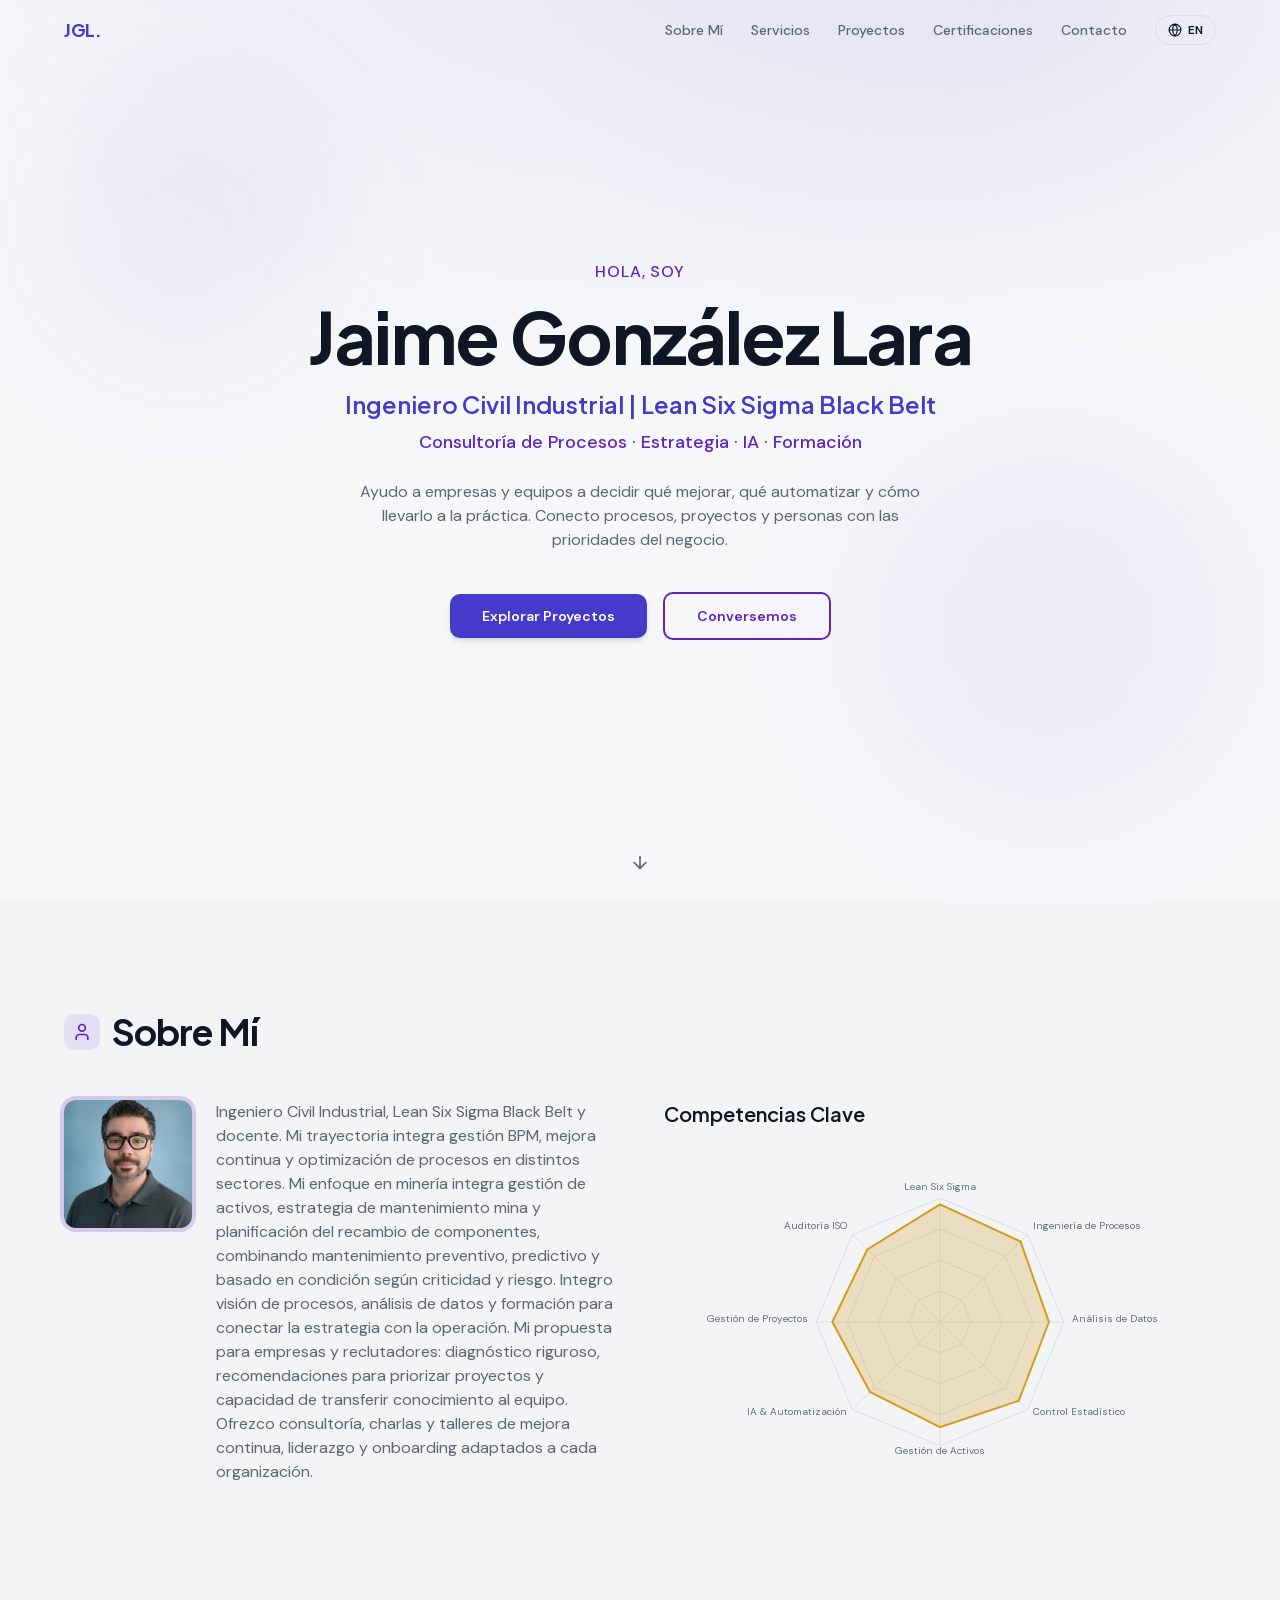
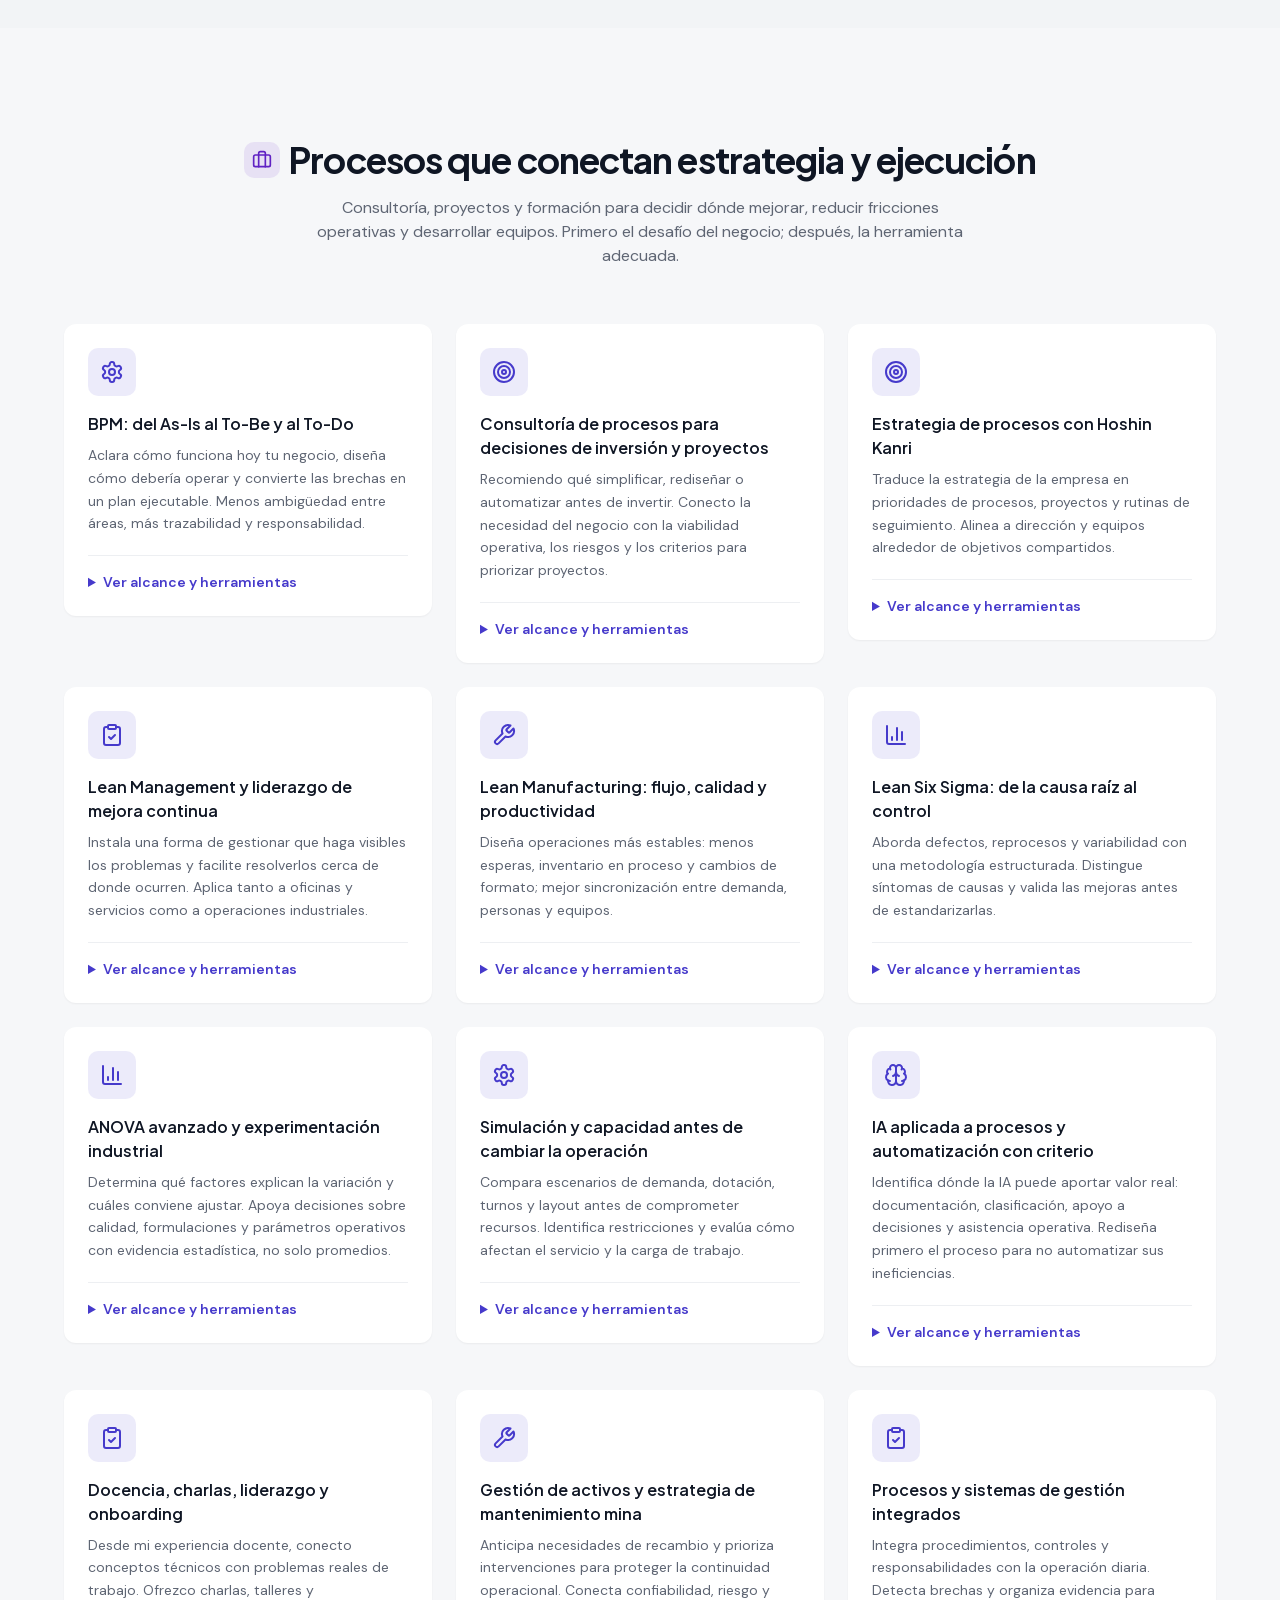
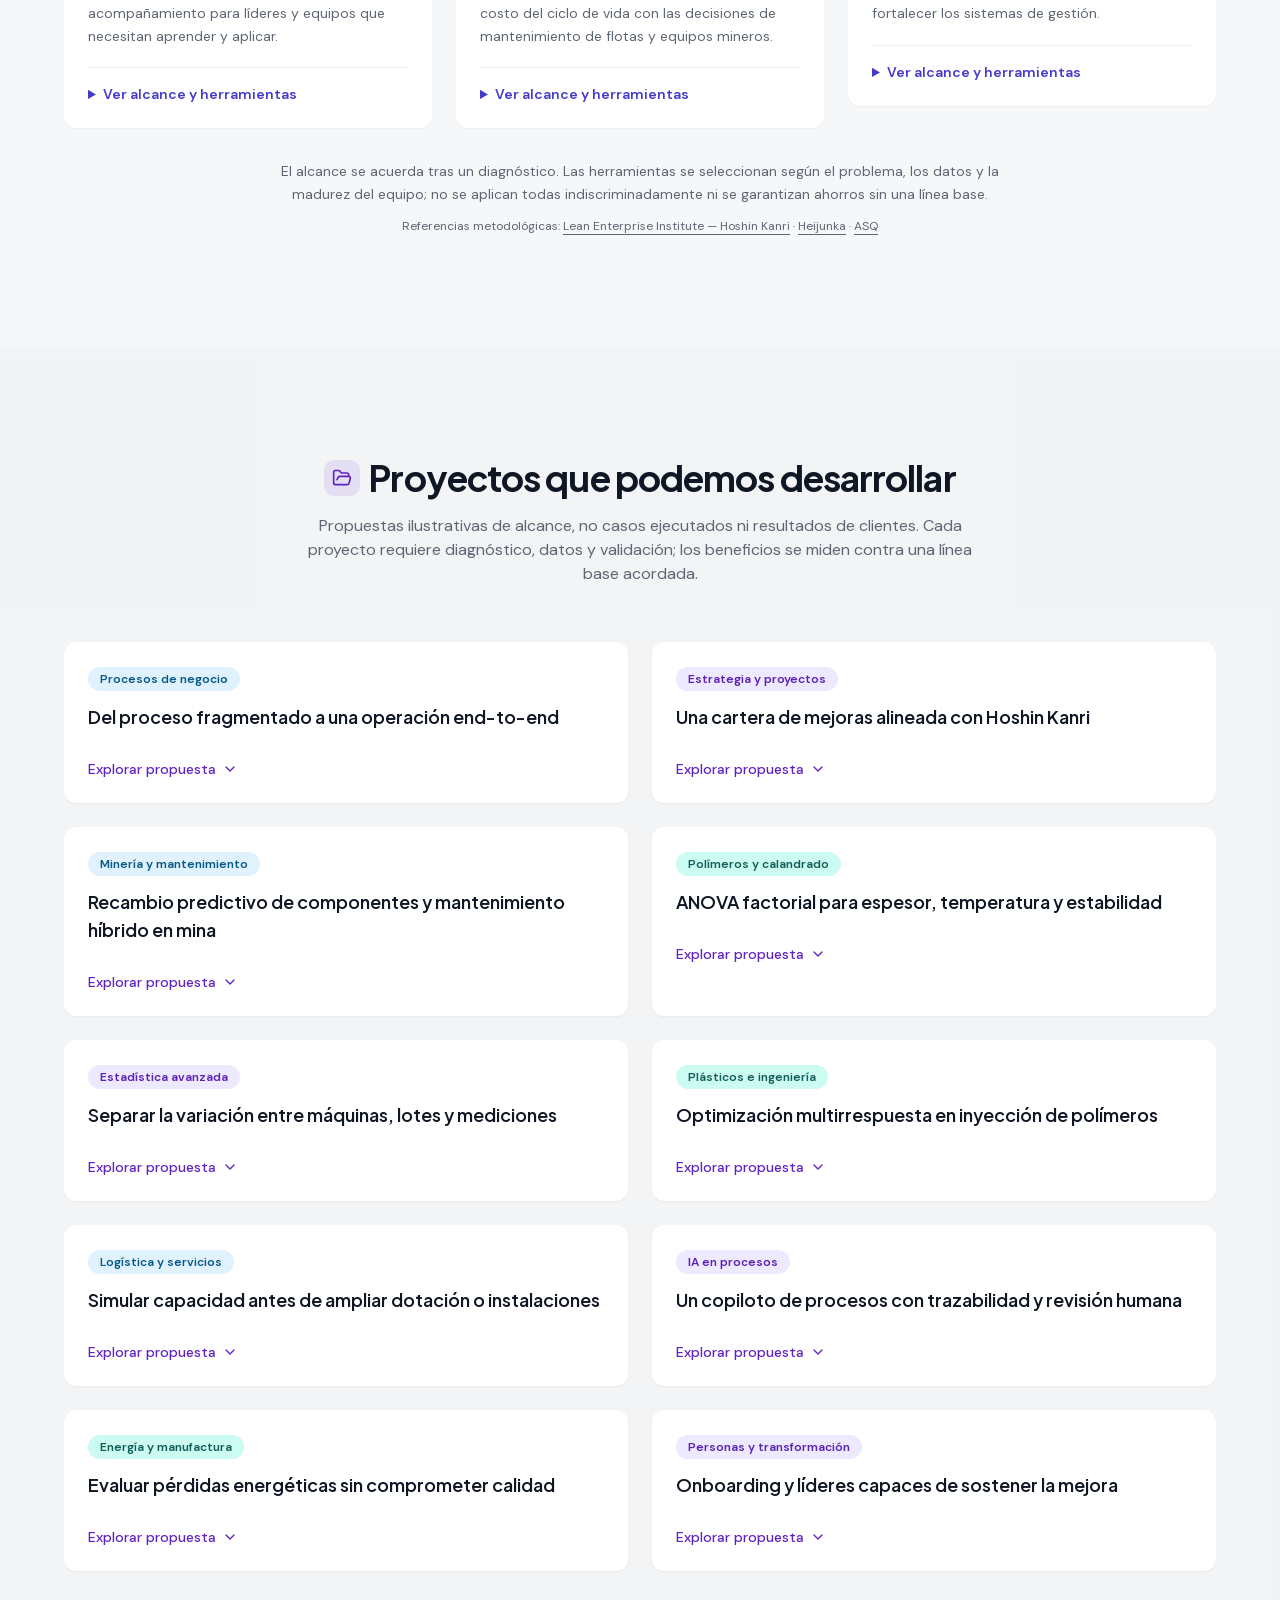
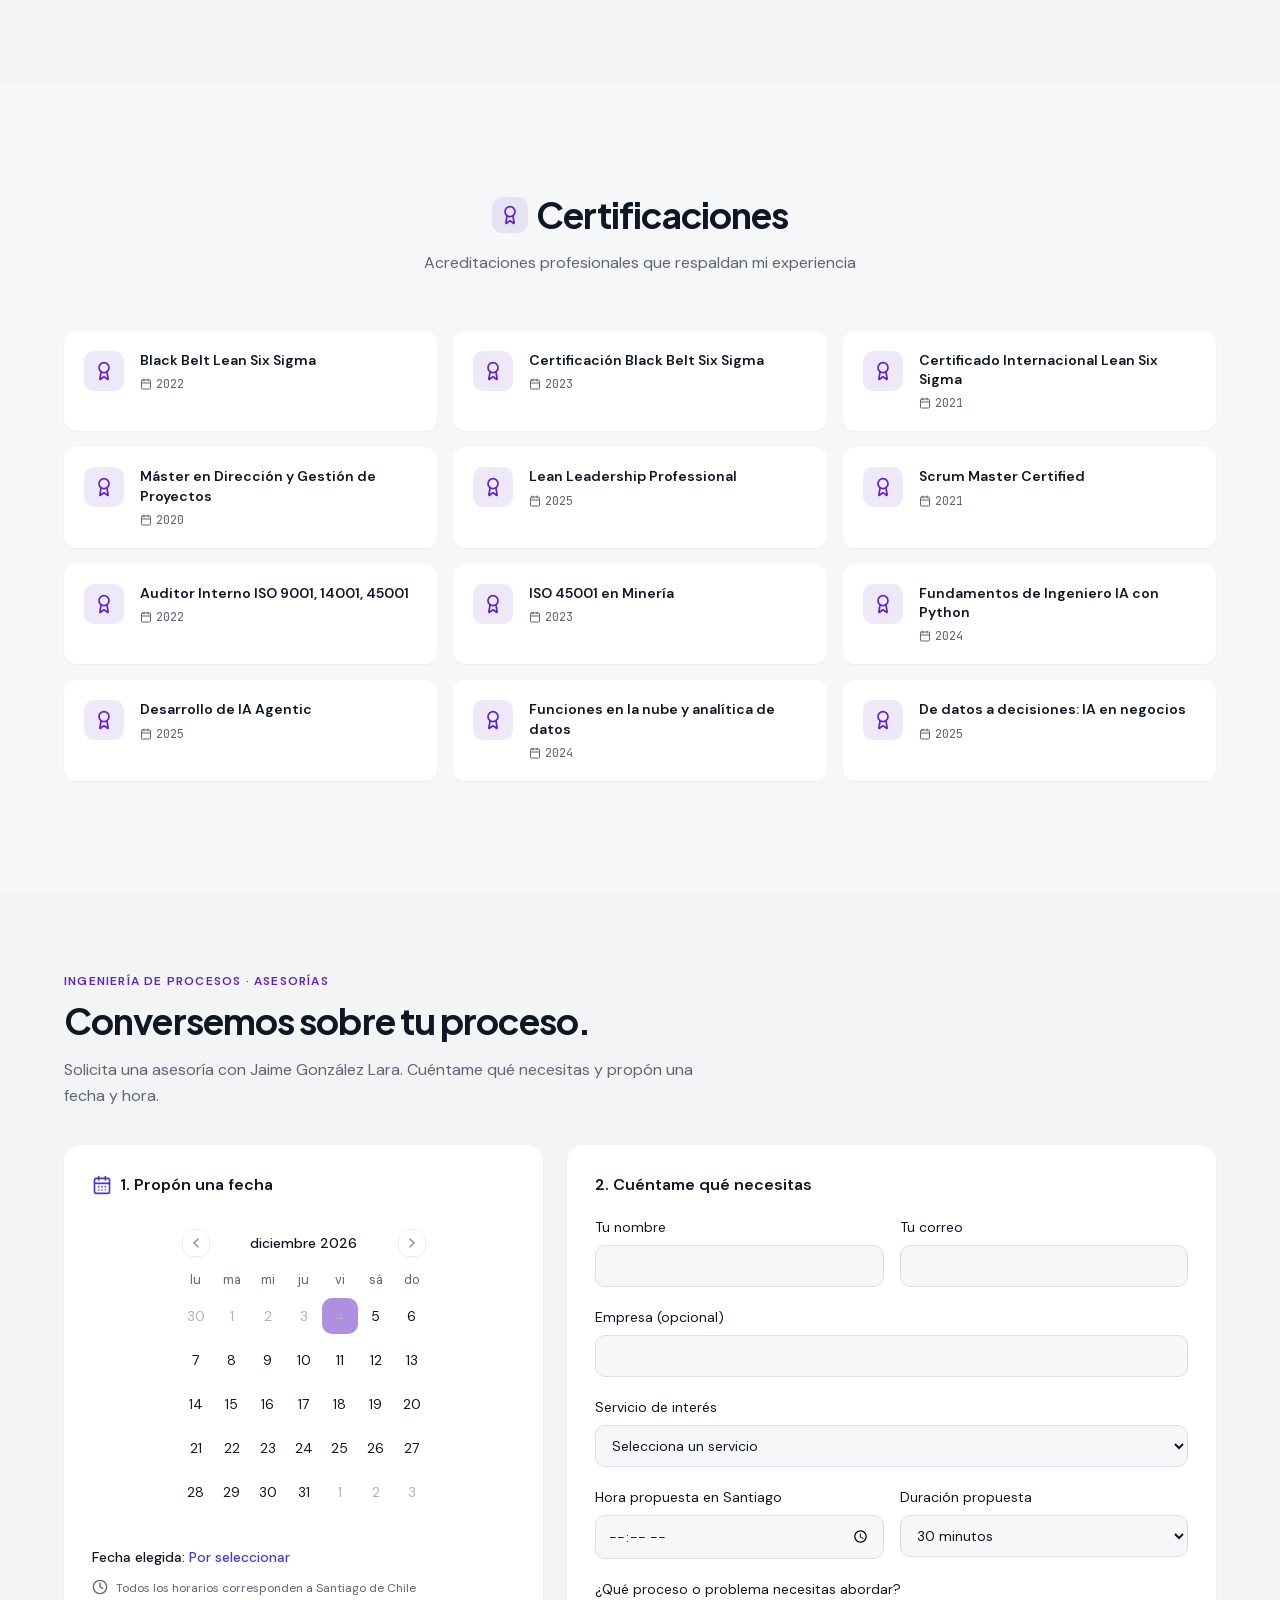
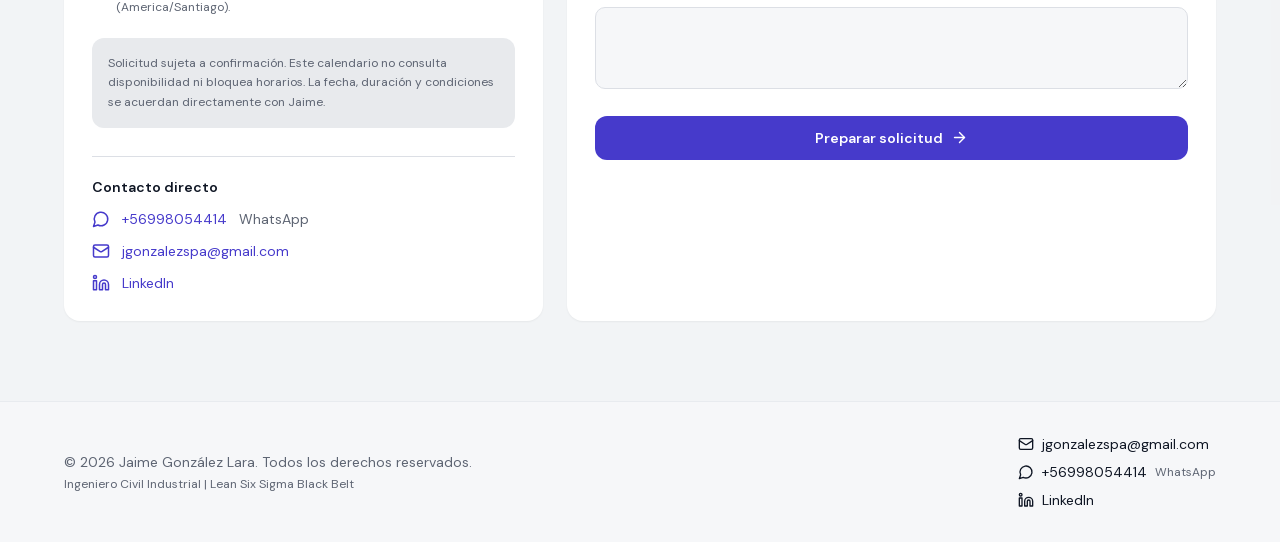
<file: index.html>
<!DOCTYPE html><html lang="es"><head><meta charSet="utf-8"/><meta name="viewport" content="width=device-width, initial-scale=1"/><link rel="preload" href="/_next/static/media/5c285b27cdda1fe8-s.p.2_mbdogr7ni8i.woff2" as="font" crossorigin="" type="font/woff2"/><link rel="preload" href="/_next/static/media/70bc3e132a0a741e-s.p.3t6q91iet4nsy.woff2" as="font" crossorigin="" type="font/woff2"/><link rel="preload" href="/_next/static/media/fba5a26ea33df6a3-s.p.18rizl4rsrl42.woff2" as="font" crossorigin="" type="font/woff2"/><link rel="preload" as="image" href="/profile-photo.jpg"/><link rel="stylesheet" href="/_next/static/chunks/054t4_5n-4out.css" data-precedence="next"/><link rel="preload" as="script" fetchPriority="low" href="/_next/static/chunks/0_kivn02a40zg.js"/><script src="/_next/static/chunks/3mg5h3c39_cg0.js" async=""></script><script src="/_next/static/chunks/2_z8muholpymr.js" async=""></script><script src="/_next/static/chunks/turbopack-3-ry682tkyiqk.js" async=""></script><script src="/_next/static/chunks/0zvd33rtxyday.js" async=""></script><script src="/_next/static/chunks/09x62bib33zek.js" async=""></script><script src="/_next/static/chunks/0nxmw3au7ki2d.js" async=""></script><meta name="theme-color" content="#4338ca"/><title>Jaime González Lara | Ingeniero Civil Industrial &amp; Lean Six Sigma Black Belt</title><meta name="description" content="Portafolio profesional de Jaime González Lara. Ingeniero Civil Industrial, Lean Six Sigma Black Belt, especializado en mejora continua, optimización de procesos y excelencia operacional."/><link rel="manifest" href="/manifest.webmanifest"/><meta name="mobile-web-app-capable" content="yes"/><meta name="apple-mobile-web-app-title" content="JGL Portfolio"/><meta name="apple-mobile-web-app-status-bar-style" content="default"/><meta property="og:title" content="Jaime González Lara | Industrial Engineer &amp; Lean Six Sigma Black Belt"/><meta property="og:description" content="Professional portfolio showcasing process engineering, continuous improvement, and operational excellence."/><meta property="og:image" content="https://jaimegonzalezlara.github.io/og-image-ai.png"/><meta property="og:image:width" content="1200"/><meta property="og:image:height" content="630"/><meta name="twitter:card" content="summary_large_image"/><meta name="twitter:title" content="Jaime González Lara | Industrial Engineer &amp; Lean Six Sigma Black Belt"/><meta name="twitter:description" content="Professional portfolio showcasing process engineering, continuous improvement, and operational excellence."/><meta name="twitter:image" content="https://jaimegonzalezlara.github.io/og-image-ai.png"/><meta name="twitter:image:width" content="1200"/><meta name="twitter:image:height" content="630"/><link rel="shortcut icon" href="/favicon-ai.svg"/><link rel="icon" href="/favicon-ai.svg"/><link rel="apple-touch-icon" href="/icon-ai-192.png"/><meta name="next-size-adjust" content=""/><script src="https://apps.abacus.ai/chatllm/appllm-lib.js"></script><script src="/_next/static/chunks/0cz1d0mv5g_q7.js" noModule=""></script></head><body class="Edek3G_variable zfJaSa_variable D88TVW_variable font-sans"><div hidden=""><!--$--><!--/$--></div><script>((a,b,c,d,e,f,g,h)=>{let i=document.documentElement,j=["light","dark"],k="class"===a,l=k&&f?e.map(a=>f[a]||a):e;function m(b){var c;k?(i.classList.remove(...l),i.classList.add(b)):i.setAttribute(a,b),c=b,h&&j.includes(c)&&(i.style.colorScheme=c)}if(d)m(d);else try{let a=localStorage.getItem(b)||c,d=g&&"system"===a?window.matchMedia("(prefers-color-scheme: dark)").matches?"dark":"light":a;m(d)}catch(a){}})("class","theme","light",null,["light","dark"],null,true,true)</script><main class="min-h-screen"><header class="fixed top-0 left-0 right-0 z-50 transition-all duration-300 bg-transparent"><nav class="mx-auto max-w-[1200px] flex items-center justify-between px-4 sm:px-6 py-3"><a href="#" class="font-display font-bold text-lg tracking-tight"><span class="text-primary">JGL</span><span class="text-accent">.</span></a><div class="hidden md:flex items-center gap-1"><button class="px-3 py-2 text-sm font-medium text-muted-foreground hover:text-foreground transition-colors rounded-lg hover:bg-muted/60">Sobre Mí</button><button class="px-3 py-2 text-sm font-medium text-muted-foreground hover:text-foreground transition-colors rounded-lg hover:bg-muted/60">Servicios</button><button class="px-3 py-2 text-sm font-medium text-muted-foreground hover:text-foreground transition-colors rounded-lg hover:bg-muted/60">Proyectos</button><button class="px-3 py-2 text-sm font-medium text-muted-foreground hover:text-foreground transition-colors rounded-lg hover:bg-muted/60">Certificaciones</button><button class="px-3 py-2 text-sm font-medium text-muted-foreground hover:text-foreground transition-colors rounded-lg hover:bg-muted/60">Contacto</button><button class="ml-3 flex items-center gap-1.5 px-3 py-1.5 text-xs font-semibold rounded-full border border-border hover:border-accent hover:text-accent transition-colors" aria-label="Toggle language"><svg xmlns="http://www.w3.org/2000/svg" width="24" height="24" viewBox="0 0 24 24" fill="none" stroke="currentColor" stroke-width="2" stroke-linecap="round" stroke-linejoin="round" class="lucide lucide-globe w-3.5 h-3.5"><circle cx="12" cy="12" r="10"></circle><path d="M12 2a14.5 14.5 0 0 0 0 20 14.5 14.5 0 0 0 0-20"></path><path d="M2 12h20"></path></svg>EN</button></div><div class="flex md:hidden items-center gap-2"><button class="flex items-center gap-1 px-2.5 py-1.5 text-xs font-semibold rounded-full border border-border"><svg xmlns="http://www.w3.org/2000/svg" width="24" height="24" viewBox="0 0 24 24" fill="none" stroke="currentColor" stroke-width="2" stroke-linecap="round" stroke-linejoin="round" class="lucide lucide-globe w-3.5 h-3.5"><circle cx="12" cy="12" r="10"></circle><path d="M12 2a14.5 14.5 0 0 0 0 20 14.5 14.5 0 0 0 0-20"></path><path d="M2 12h20"></path></svg>EN</button><button class="p-2"><svg xmlns="http://www.w3.org/2000/svg" width="24" height="24" viewBox="0 0 24 24" fill="none" stroke="currentColor" stroke-width="2" stroke-linecap="round" stroke-linejoin="round" class="lucide lucide-menu w-5 h-5"><line x1="4" x2="20" y1="12" y2="12"></line><line x1="4" x2="20" y1="6" y2="6"></line><line x1="4" x2="20" y1="18" y2="18"></line></svg></button></div></nav></header><section class="relative min-h-screen flex items-center justify-center hero-gradient overflow-hidden"><div class="absolute inset-0 pointer-events-none"><div class="absolute top-20 left-10 w-72 h-72 bg-accent/5 rounded-full blur-3xl"></div><div class="absolute bottom-20 right-10 w-96 h-96 bg-primary/5 rounded-full blur-3xl"></div></div><div class="relative z-10 mx-auto max-w-[1200px] px-4 sm:px-6 py-20 text-center"><p class="text-sm sm:text-base font-medium text-accent tracking-wider uppercase mb-4" style="opacity:0;transform:translateY(20px)">Hola, soy</p><h1 class="font-display text-4xl sm:text-5xl md:text-6xl lg:text-7xl font-bold tracking-tight mb-4" style="opacity:0;transform:translateY(20px)">Jaime González Lara</h1><p class="text-lg sm:text-xl md:text-2xl font-display font-semibold text-primary dark:text-primary mb-2" style="opacity:0;transform:translateY(20px)">Ingeniero Civil Industrial | Lean Six Sigma Black Belt</p><p class="text-base sm:text-lg text-accent font-medium mb-6" style="opacity:0;transform:translateY(20px)">Consultoría de Procesos · Estrategia · IA · Formación</p><p class="text-muted-foreground max-w-xl mx-auto mb-10 text-sm sm:text-base" style="opacity:0;transform:translateY(20px)">Ayudo a empresas y equipos a decidir qué mejorar, qué automatizar y cómo llevarlo a la práctica. Conecto procesos, proyectos y personas con las prioridades del negocio.</p><div class="flex flex-col sm:flex-row items-center justify-center gap-4" style="opacity:0;transform:translateY(20px)"><button class="px-8 py-3 rounded-lg font-semibold text-sm bg-primary text-primary-foreground hover:opacity-90 transition-opacity shadow-md">Explorar Proyectos</button><button class="px-8 py-3 rounded-lg font-semibold text-sm border-2 border-accent text-accent hover:bg-accent hover:text-accent-foreground transition-colors">Conversemos</button></div></div><div class="absolute bottom-8 left-1/2 -translate-x-1/2" style="opacity:0"><div><svg xmlns="http://www.w3.org/2000/svg" width="24" height="24" viewBox="0 0 24 24" fill="none" stroke="currentColor" stroke-width="2" stroke-linecap="round" stroke-linejoin="round" class="lucide lucide-arrow-down w-5 h-5 text-muted-foreground"><path d="M12 5v14"></path><path d="m19 12-7 7-7-7"></path></svg></div></div></section><section id="about" class="py-20 sm:py-28 bg-muted/30"><div class="mx-auto max-w-[1200px] px-4 sm:px-6"><div class="flex items-center gap-3 mb-12" style="opacity:0;transform:translateY(30px)"><div class="p-2 rounded-lg bg-accent/10"><svg xmlns="http://www.w3.org/2000/svg" width="24" height="24" viewBox="0 0 24 24" fill="none" stroke="currentColor" stroke-width="2" stroke-linecap="round" stroke-linejoin="round" class="lucide lucide-user w-5 h-5 text-accent"><path d="M19 21v-2a4 4 0 0 0-4-4H9a4 4 0 0 0-4 4v2"></path><circle cx="12" cy="7" r="4"></circle></svg></div><h2 class="font-display text-3xl sm:text-4xl font-bold tracking-tight">Sobre Mí</h2></div><div class="grid md:grid-cols-2 gap-12 items-start"><div style="opacity:0;transform:translateX(-30px)"><div class="flex flex-col sm:flex-row items-start gap-6 mb-8"><div class="relative w-28 h-28 sm:w-32 sm:h-32 rounded-xl overflow-hidden ring-4 ring-accent/20 flex-shrink-0"><img alt="Jaime González Lara - Ingeniero Civil Industrial" decoding="async" data-nimg="fill" class="object-cover" style="position:absolute;height:100%;width:100%;left:0;top:0;right:0;bottom:0;color:transparent" src="/profile-photo.jpg"/></div><p class="text-muted-foreground leading-relaxed text-sm sm:text-base">Ingeniero Civil Industrial, Lean Six Sigma Black Belt y docente. Mi trayectoria integra gestión BPM, mejora continua y optimización de procesos en distintos sectores. Mi enfoque en minería integra gestión de activos, estrategia de mantenimiento mina y planificación del recambio de componentes, combinando mantenimiento preventivo, predictivo y basado en condición según criticidad y riesgo. Integro visión de procesos, análisis de datos y formación para conectar la estrategia con la operación. Mi propuesta para empresas y reclutadores: diagnóstico riguroso, recomendaciones para priorizar proyectos y capacidad de transferir conocimiento al equipo. Ofrezco consultoría, charlas y talleres de mejora continua, liderazgo y onboarding adaptados a cada organización.</p></div><div class="grid grid-cols-2 gap-4"></div></div><div style="opacity:0;transform:translateX(30px)"><h3 class="font-display text-xl font-semibold mb-6">Competencias Clave</h3><!--$!--><template data-dgst=""></template><div class="h-[340px] flex items-center justify-center text-muted-foreground text-sm">Cargando gráfico...</div><!--/$--></div></div></div></section><section id="services" class="py-20 sm:py-28"><div class="mx-auto max-w-[1200px] px-4 sm:px-6"><div class="text-center mb-14" style="opacity:0;transform:translateY(30px)"><div class="inline-flex items-center gap-2 mb-4"><div class="p-2 rounded-lg bg-accent/10"><svg xmlns="http://www.w3.org/2000/svg" width="24" height="24" viewBox="0 0 24 24" fill="none" stroke="currentColor" stroke-width="2" stroke-linecap="round" stroke-linejoin="round" class="lucide lucide-briefcase w-5 h-5 text-accent"><path d="M16 20V4a2 2 0 0 0-2-2h-4a2 2 0 0 0-2 2v16"></path><rect width="20" height="14" x="2" y="6" rx="2"></rect></svg></div><h2 class="font-display text-3xl sm:text-4xl font-bold tracking-tight">Procesos que conectan estrategia y ejecución</h2></div><p class="text-muted-foreground max-w-2xl mx-auto">Consultoría, proyectos y formación para decidir dónde mejorar, reducir fricciones operativas y desarrollar equipos. Primero el desafío del negocio; después, la herramienta adecuada.</p></div><div class="grid sm:grid-cols-2 lg:grid-cols-3 gap-6 items-start"><div class="group bg-card rounded-xl p-6 hover:shadow-lg transition-all duration-300 hover:-translate-y-1 cursor-default" style="box-shadow:var(--shadow-sm);opacity:0;transform:translateY(30px)"><div class="p-3 rounded-lg bg-primary/10 w-fit mb-4 group-hover:bg-accent/15 transition-colors"><svg xmlns="http://www.w3.org/2000/svg" width="24" height="24" viewBox="0 0 24 24" fill="none" stroke="currentColor" stroke-width="2" stroke-linecap="round" stroke-linejoin="round" class="lucide lucide-settings w-6 h-6 text-primary group-hover:text-accent transition-colors"><path d="M12.22 2h-.44a2 2 0 0 0-2 2v.18a2 2 0 0 1-1 1.73l-.43.25a2 2 0 0 1-2 0l-.15-.08a2 2 0 0 0-2.73.73l-.22.38a2 2 0 0 0 .73 2.73l.15.1a2 2 0 0 1 1 1.72v.51a2 2 0 0 1-1 1.74l-.15.09a2 2 0 0 0-.73 2.73l.22.38a2 2 0 0 0 2.73.73l.15-.08a2 2 0 0 1 2 0l.43.25a2 2 0 0 1 1 1.73V20a2 2 0 0 0 2 2h.44a2 2 0 0 0 2-2v-.18a2 2 0 0 1 1-1.73l.43-.25a2 2 0 0 1 2 0l.15.08a2 2 0 0 0 2.73-.73l.22-.39a2 2 0 0 0-.73-2.73l-.15-.08a2 2 0 0 1-1-1.74v-.5a2 2 0 0 1 1-1.74l.15-.09a2 2 0 0 0 .73-2.73l-.22-.38a2 2 0 0 0-2.73-.73l-.15.08a2 2 0 0 1-2 0l-.43-.25a2 2 0 0 1-1-1.73V4a2 2 0 0 0-2-2z"></path><circle cx="12" cy="12" r="3"></circle></svg></div><h3 class="font-display font-semibold text-base mb-2">BPM: del As-Is al To-Be y al To-Do</h3><p class="text-sm text-muted-foreground leading-relaxed">Aclara cómo funciona hoy tu negocio, diseña cómo debería operar y convierte las brechas en un plan ejecutable. Menos ambigüedad entre áreas, más trazabilidad y responsabilidad.</p><details class="mt-5 border-t border-border/50 pt-4"><summary class="cursor-pointer rounded text-sm font-semibold text-primary focus-visible:outline-none focus-visible:ring-2 focus-visible:ring-ring focus-visible:ring-offset-2">Ver alcance y herramientas</summary><div class="pt-4 space-y-4 text-sm leading-relaxed"><div><h4 class="font-semibold mb-1">Qué recibe tu organización</h4><p class="text-muted-foreground">Mapa de procesos, diagramas As-Is y To-Be, catálogo de reglas de negocio y To-Do: plan de acciones, responsables, dependencias y prioridades para implementar el cambio.</p></div><div><h4 class="font-semibold mb-1">Metodologías y herramientas</h4><p class="text-muted-foreground break-words">Arquitectura y jerarquía de procesos; entrevistas y talleres; SIPOC; BPMN; swimlanes; caracterización de procesos; Business Process Design; análisis de brechas; RACI; procedimientos y SOP; reglas de negocio, tablas de decisión y DMN; controles, excepciones, handoffs, KPI y SLA. To-Do se utiliza aquí como plan de implementación, no como una notación BPM.</p></div><a href="#contact" class="inline-flex font-semibold text-primary underline underline-offset-4 focus-visible:outline-none focus-visible:ring-2 focus-visible:ring-ring">Conversar sobre este servicio</a></div></details></div><div class="group bg-card rounded-xl p-6 hover:shadow-lg transition-all duration-300 hover:-translate-y-1 cursor-default" style="box-shadow:var(--shadow-sm);opacity:0;transform:translateY(30px)"><div class="p-3 rounded-lg bg-primary/10 w-fit mb-4 group-hover:bg-accent/15 transition-colors"><svg xmlns="http://www.w3.org/2000/svg" width="24" height="24" viewBox="0 0 24 24" fill="none" stroke="currentColor" stroke-width="2" stroke-linecap="round" stroke-linejoin="round" class="lucide lucide-target w-6 h-6 text-primary group-hover:text-accent transition-colors"><circle cx="12" cy="12" r="10"></circle><circle cx="12" cy="12" r="6"></circle><circle cx="12" cy="12" r="2"></circle></svg></div><h3 class="font-display font-semibold text-base mb-2">Consultoría de procesos para decisiones de inversión y proyectos</h3><p class="text-sm text-muted-foreground leading-relaxed">Recomiendo qué simplificar, rediseñar o automatizar antes de invertir. Conecto la necesidad del negocio con la viabilidad operativa, los riesgos y los criterios para priorizar proyectos.</p><details class="mt-5 border-t border-border/50 pt-4"><summary class="cursor-pointer rounded text-sm font-semibold text-primary focus-visible:outline-none focus-visible:ring-2 focus-visible:ring-ring focus-visible:ring-offset-2">Ver alcance y herramientas</summary><div class="pt-4 space-y-4 text-sm leading-relaxed"><div><h4 class="font-semibold mb-1">Qué recibe tu organización</h4><p class="text-muted-foreground">Diagnóstico ejecutivo, alternativas comparadas, caso de negocio y hoja de ruta de iniciativas con criterios de aceptación y seguimiento de beneficios.</p></div><div><h4 class="font-semibold mb-1">Metodologías y herramientas</h4><p class="text-muted-foreground break-words">Business case; matriz impacto–esfuerzo y priorización multicriterio; costo de mala calidad (COPQ); capacidad y demanda; evaluación de costo–beneficio, ROI, VAN y payback cuando existan datos; análisis de sensibilidad y escenarios; riesgos y dependencias; charter; hitos de decisión; diseño del modelo operativo y gestión de beneficios. Las proyecciones se distinguen de los resultados realizados.</p></div><a href="#contact" class="inline-flex font-semibold text-primary underline underline-offset-4 focus-visible:outline-none focus-visible:ring-2 focus-visible:ring-ring">Conversar sobre este servicio</a></div></details></div><div class="group bg-card rounded-xl p-6 hover:shadow-lg transition-all duration-300 hover:-translate-y-1 cursor-default" style="box-shadow:var(--shadow-sm);opacity:0;transform:translateY(30px)"><div class="p-3 rounded-lg bg-primary/10 w-fit mb-4 group-hover:bg-accent/15 transition-colors"><svg xmlns="http://www.w3.org/2000/svg" width="24" height="24" viewBox="0 0 24 24" fill="none" stroke="currentColor" stroke-width="2" stroke-linecap="round" stroke-linejoin="round" class="lucide lucide-target w-6 h-6 text-primary group-hover:text-accent transition-colors"><circle cx="12" cy="12" r="10"></circle><circle cx="12" cy="12" r="6"></circle><circle cx="12" cy="12" r="2"></circle></svg></div><h3 class="font-display font-semibold text-base mb-2">Estrategia de procesos con Hoshin Kanri</h3><p class="text-sm text-muted-foreground leading-relaxed">Traduce la estrategia de la empresa en prioridades de procesos, proyectos y rutinas de seguimiento. Alinea a dirección y equipos alrededor de objetivos compartidos.</p><details class="mt-5 border-t border-border/50 pt-4"><summary class="cursor-pointer rounded text-sm font-semibold text-primary focus-visible:outline-none focus-visible:ring-2 focus-visible:ring-ring focus-visible:ring-offset-2">Ver alcance y herramientas</summary><div class="pt-4 space-y-4 text-sm leading-relaxed"><div><h4 class="font-semibold mb-1">Qué recibe tu organización</h4><p class="text-muted-foreground">Diagnóstico estratégico de procesos, matriz X, cartera priorizada de mejoras, responsables y una cadencia de revisión de avances y desvíos.</p></div><div><h4 class="font-semibold mb-1">Metodologías y herramientas</h4><p class="text-muted-foreground break-words">Hoshin Kanri; objetivos de ruptura y anuales; matriz X; catchball para acordar objetivos y recursos; A3 estratégico; despliegue de KPI; alineación vertical y transversal; PDCA; revisión de prioridades y desarrollo de capacidades.</p></div><a href="#contact" class="inline-flex font-semibold text-primary underline underline-offset-4 focus-visible:outline-none focus-visible:ring-2 focus-visible:ring-ring">Conversar sobre este servicio</a></div></details></div><div class="group bg-card rounded-xl p-6 hover:shadow-lg transition-all duration-300 hover:-translate-y-1 cursor-default" style="box-shadow:var(--shadow-sm);opacity:0;transform:translateY(30px)"><div class="p-3 rounded-lg bg-primary/10 w-fit mb-4 group-hover:bg-accent/15 transition-colors"><svg xmlns="http://www.w3.org/2000/svg" width="24" height="24" viewBox="0 0 24 24" fill="none" stroke="currentColor" stroke-width="2" stroke-linecap="round" stroke-linejoin="round" class="lucide lucide-clipboard-check w-6 h-6 text-primary group-hover:text-accent transition-colors"><rect width="8" height="4" x="8" y="2" rx="1" ry="1"></rect><path d="M16 4h2a2 2 0 0 1 2 2v14a2 2 0 0 1-2 2H6a2 2 0 0 1-2-2V6a2 2 0 0 1 2-2h2"></path><path d="m9 14 2 2 4-4"></path></svg></div><h3 class="font-display font-semibold text-base mb-2">Lean Management y liderazgo de mejora continua</h3><p class="text-sm text-muted-foreground leading-relaxed">Instala una forma de gestionar que haga visibles los problemas y facilite resolverlos cerca de donde ocurren. Aplica tanto a oficinas y servicios como a operaciones industriales.</p><details class="mt-5 border-t border-border/50 pt-4"><summary class="cursor-pointer rounded text-sm font-semibold text-primary focus-visible:outline-none focus-visible:ring-2 focus-visible:ring-ring focus-visible:ring-offset-2">Ver alcance y herramientas</summary><div class="pt-4 space-y-4 text-sm leading-relaxed"><div><h4 class="font-semibold mb-1">Qué recibe tu organización</h4><p class="text-muted-foreground">Sistema de gestión diaria, tableros, rutinas de liderazgo y cartera Kaizen con seguimiento y transferencia al equipo.</p></div><div><h4 class="font-semibold mb-1">Metodologías y herramientas</h4><p class="text-muted-foreground break-words">Valor para el cliente y flujo de valor; Lean Office y Lean Service; VSM; muda, mura y muri; 5S; gestión visual; reuniones escalonadas; SQDCP; Gemba Walk; trabajo estándar del líder; A3; PDCA/SDCA; Kaizen y eventos Kaizen; 5 porqués; Ishikawa; Pareto; Kata de mejora y coaching; Obeya; Kamishibai; nemawashi; yokoten; hansei; resolución colaborativa y respeto por las personas.</p></div><a href="#contact" class="inline-flex font-semibold text-primary underline underline-offset-4 focus-visible:outline-none focus-visible:ring-2 focus-visible:ring-ring">Conversar sobre este servicio</a></div></details></div><div class="group bg-card rounded-xl p-6 hover:shadow-lg transition-all duration-300 hover:-translate-y-1 cursor-default" style="box-shadow:var(--shadow-sm);opacity:0;transform:translateY(30px)"><div class="p-3 rounded-lg bg-primary/10 w-fit mb-4 group-hover:bg-accent/15 transition-colors"><svg xmlns="http://www.w3.org/2000/svg" width="24" height="24" viewBox="0 0 24 24" fill="none" stroke="currentColor" stroke-width="2" stroke-linecap="round" stroke-linejoin="round" class="lucide lucide-wrench w-6 h-6 text-primary group-hover:text-accent transition-colors"><path d="M14.7 6.3a1 1 0 0 0 0 1.4l1.6 1.6a1 1 0 0 0 1.4 0l3.77-3.77a6 6 0 0 1-7.94 7.94l-6.91 6.91a2.12 2.12 0 0 1-3-3l6.91-6.91a6 6 0 0 1 7.94-7.94l-3.76 3.76z"></path></svg></div><h3 class="font-display font-semibold text-base mb-2">Lean Manufacturing: flujo, calidad y productividad</h3><p class="text-sm text-muted-foreground leading-relaxed">Diseña operaciones más estables: menos esperas, inventario en proceso y cambios de formato; mejor sincronización entre demanda, personas y equipos.</p><details class="mt-5 border-t border-border/50 pt-4"><summary class="cursor-pointer rounded text-sm font-semibold text-primary focus-visible:outline-none focus-visible:ring-2 focus-visible:ring-ring focus-visible:ring-offset-2">Ver alcance y herramientas</summary><div class="pt-4 space-y-4 text-sm leading-relaxed"><div><h4 class="font-semibold mb-1">Qué recibe tu organización</h4><p class="text-muted-foreground">VSM actual y futuro, propuesta de flujo y balanceo, estándares operativos y plan de implementación con indicadores definidos desde la línea base.</p></div><div><h4 class="font-semibold mb-1">Metodologías y herramientas</h4><p class="text-muted-foreground break-words">Toyota Production System (TPS); Just-in-Time; Jidoka (detectar anomalías y detener para asegurar calidad); Heijunka (nivelación de volumen y mezcla); takt time; tiempo de ciclo y lead time; flujo continuo y pieza a pieza; pull; Kanban; supermercados; FIFO; proceso marcapasos y pitch; EPEI; SMED; poka-yoke; Andon; calidad en la fuente; trabajo estandarizado; balanceo Yamazumi; células de manufactura; diagrama spaghetti; layout; 5S; TPM, mantenimiento autónomo y OEE; trabajo multifuncional y TWI. TOC complementa el análisis de restricciones.</p></div><a href="#contact" class="inline-flex font-semibold text-primary underline underline-offset-4 focus-visible:outline-none focus-visible:ring-2 focus-visible:ring-ring">Conversar sobre este servicio</a></div></details></div><div class="group bg-card rounded-xl p-6 hover:shadow-lg transition-all duration-300 hover:-translate-y-1 cursor-default" style="box-shadow:var(--shadow-sm);opacity:0;transform:translateY(30px)"><div class="p-3 rounded-lg bg-primary/10 w-fit mb-4 group-hover:bg-accent/15 transition-colors"><svg xmlns="http://www.w3.org/2000/svg" width="24" height="24" viewBox="0 0 24 24" fill="none" stroke="currentColor" stroke-width="2" stroke-linecap="round" stroke-linejoin="round" class="lucide lucide-chart-column w-6 h-6 text-primary group-hover:text-accent transition-colors"><path d="M3 3v16a2 2 0 0 0 2 2h16"></path><path d="M18 17V9"></path><path d="M13 17V5"></path><path d="M8 17v-3"></path></svg></div><h3 class="font-display font-semibold text-base mb-2">Lean Six Sigma: de la causa raíz al control</h3><p class="text-sm text-muted-foreground leading-relaxed">Aborda defectos, reprocesos y variabilidad con una metodología estructurada. Distingue síntomas de causas y valida las mejoras antes de estandarizarlas.</p><details class="mt-5 border-t border-border/50 pt-4"><summary class="cursor-pointer rounded text-sm font-semibold text-primary focus-visible:outline-none focus-visible:ring-2 focus-visible:ring-ring focus-visible:ring-offset-2">Ver alcance y herramientas</summary><div class="pt-4 space-y-4 text-sm leading-relaxed"><div><h4 class="font-semibold mb-1">Qué recibe tu organización</h4><p class="text-muted-foreground">Proyecto DMAIC con definición del problema, sistema de medición revisado, causas contrastadas, piloto y plan de control con responsables.</p></div><div><h4 class="font-semibold mb-1">Metodologías y herramientas</h4><p class="text-muted-foreground break-words">DMAIC; DFSS/DMADV; charter y alcance; VOC, CTQ y QFD; SIPOC; muestreo y plan de datos; MSA, Gage R&amp;R y concordancia de atributos; estabilidad y capacidad Cp/Cpk y Pp/Ppk, con verificación de supuestos; DPU, DPO, DPMO y RTY; estadística descriptiva; intervalos de confianza; pruebas de hipótesis; ANOVA; regresión; correlación; DOE; FMEA/AMEF; FTA; RCA; SPC y planes de reacción. Herramientas básicas: hojas de verificación, histogramas, Pareto, causa–efecto, dispersión, estratificación y gráficos de control. Herramientas de gestión: afinidad, relaciones, árbol, matrices, análisis matricial, flechas y PDPC; además, 8D y benchmarking.</p></div><a href="#contact" class="inline-flex font-semibold text-primary underline underline-offset-4 focus-visible:outline-none focus-visible:ring-2 focus-visible:ring-ring">Conversar sobre este servicio</a></div></details></div><div class="group bg-card rounded-xl p-6 hover:shadow-lg transition-all duration-300 hover:-translate-y-1 cursor-default" style="box-shadow:var(--shadow-sm);opacity:0;transform:translateY(30px)"><div class="p-3 rounded-lg bg-primary/10 w-fit mb-4 group-hover:bg-accent/15 transition-colors"><svg xmlns="http://www.w3.org/2000/svg" width="24" height="24" viewBox="0 0 24 24" fill="none" stroke="currentColor" stroke-width="2" stroke-linecap="round" stroke-linejoin="round" class="lucide lucide-chart-column w-6 h-6 text-primary group-hover:text-accent transition-colors"><path d="M3 3v16a2 2 0 0 0 2 2h16"></path><path d="M18 17V9"></path><path d="M13 17V5"></path><path d="M8 17v-3"></path></svg></div><h3 class="font-display font-semibold text-base mb-2">ANOVA avanzado y experimentación industrial</h3><p class="text-sm text-muted-foreground leading-relaxed">Determina qué factores explican la variación y cuáles conviene ajustar. Apoya decisiones sobre calidad, formulaciones y parámetros operativos con evidencia estadística, no solo promedios.</p><details class="mt-5 border-t border-border/50 pt-4"><summary class="cursor-pointer rounded text-sm font-semibold text-primary focus-visible:outline-none focus-visible:ring-2 focus-visible:ring-ring focus-visible:ring-offset-2">Ver alcance y herramientas</summary><div class="pt-4 space-y-4 text-sm leading-relaxed"><div><h4 class="font-semibold mb-1">Qué recibe tu organización</h4><p class="text-muted-foreground">Plan experimental, modelos interpretables, análisis de incertidumbre y recomendaciones de operación con validación y límites explícitos.</p></div><div><h4 class="font-semibold mb-1">Metodologías y herramientas</h4><p class="text-muted-foreground break-words">ANOVA de uno y varios factores; interacciones; diseños anidados y cruzados; medidas repetidas; efectos fijos, aleatorios y mixtos; ANCOVA y MANOVA cuando correspondan; Welch ante varianzas desiguales; comparaciones Tukey y Games–Howell; tamaño de efecto, potencia y tamaño muestral; residuos, independencia, homogeneidad y normalidad; transformaciones y alternativas no paramétricas. DOE factorial completo y fraccionado, bloqueo, aleatorización, réplicas, screening, split-plot, diseños de mezclas, RSM, compuesto central y Box–Behnken; optimización multirrespuesta; regresión lineal y logística; SPC X̄–R/S, I–MR, p/np/c/u, EWMA y CUSUM. Aplicaciones: polímeros, plásticos, calandrado y control de temperatura.</p></div><a href="#contact" class="inline-flex font-semibold text-primary underline underline-offset-4 focus-visible:outline-none focus-visible:ring-2 focus-visible:ring-ring">Conversar sobre este servicio</a></div></details></div><div class="group bg-card rounded-xl p-6 hover:shadow-lg transition-all duration-300 hover:-translate-y-1 cursor-default" style="box-shadow:var(--shadow-sm);opacity:0;transform:translateY(30px)"><div class="p-3 rounded-lg bg-primary/10 w-fit mb-4 group-hover:bg-accent/15 transition-colors"><svg xmlns="http://www.w3.org/2000/svg" width="24" height="24" viewBox="0 0 24 24" fill="none" stroke="currentColor" stroke-width="2" stroke-linecap="round" stroke-linejoin="round" class="lucide lucide-settings w-6 h-6 text-primary group-hover:text-accent transition-colors"><path d="M12.22 2h-.44a2 2 0 0 0-2 2v.18a2 2 0 0 1-1 1.73l-.43.25a2 2 0 0 1-2 0l-.15-.08a2 2 0 0 0-2.73.73l-.22.38a2 2 0 0 0 .73 2.73l.15.1a2 2 0 0 1 1 1.72v.51a2 2 0 0 1-1 1.74l-.15.09a2 2 0 0 0-.73 2.73l.22.38a2 2 0 0 0 2.73.73l.15-.08a2 2 0 0 1 2 0l.43.25a2 2 0 0 1 1 1.73V20a2 2 0 0 0 2 2h.44a2 2 0 0 0 2-2v-.18a2 2 0 0 1 1-1.73l.43-.25a2 2 0 0 1 2 0l.15.08a2 2 0 0 0 2.73-.73l.22-.39a2 2 0 0 0-.73-2.73l-.15-.08a2 2 0 0 1-1-1.74v-.5a2 2 0 0 1 1-1.74l.15-.09a2 2 0 0 0 .73-2.73l-.22-.38a2 2 0 0 0-2.73-.73l-.15.08a2 2 0 0 1-2 0l-.43-.25a2 2 0 0 1-1-1.73V4a2 2 0 0 0-2-2z"></path><circle cx="12" cy="12" r="3"></circle></svg></div><h3 class="font-display font-semibold text-base mb-2">Simulación y capacidad antes de cambiar la operación</h3><p class="text-sm text-muted-foreground leading-relaxed">Compara escenarios de demanda, dotación, turnos y layout antes de comprometer recursos. Identifica restricciones y evalúa cómo afectan el servicio y la carga de trabajo.</p><details class="mt-5 border-t border-border/50 pt-4"><summary class="cursor-pointer rounded text-sm font-semibold text-primary focus-visible:outline-none focus-visible:ring-2 focus-visible:ring-ring focus-visible:ring-offset-2">Ver alcance y herramientas</summary><div class="pt-4 space-y-4 text-sm leading-relaxed"><div><h4 class="font-semibold mb-1">Qué recibe tu organización</h4><p class="text-muted-foreground">Modelo documentado, supuestos contrastados y comparación de escenarios con recomendaciones y límites de validez.</p></div><div><h4 class="font-semibold mb-1">Metodologías y herramientas</h4><p class="text-muted-foreground break-words">Simulación de eventos discretos; Monte Carlo; teoría de colas; ley de Little bajo condiciones estables; TOC; análisis de cuellos de botella; capacidad y utilización; tiempos y movimientos; análisis de sensibilidad; escenarios what-if; calibración, verificación y validación del modelo.</p></div><a href="#contact" class="inline-flex font-semibold text-primary underline underline-offset-4 focus-visible:outline-none focus-visible:ring-2 focus-visible:ring-ring">Conversar sobre este servicio</a></div></details></div><div class="group bg-card rounded-xl p-6 hover:shadow-lg transition-all duration-300 hover:-translate-y-1 cursor-default" style="box-shadow:var(--shadow-sm);opacity:0;transform:translateY(30px)"><div class="p-3 rounded-lg bg-primary/10 w-fit mb-4 group-hover:bg-accent/15 transition-colors"><svg xmlns="http://www.w3.org/2000/svg" width="24" height="24" viewBox="0 0 24 24" fill="none" stroke="currentColor" stroke-width="2" stroke-linecap="round" stroke-linejoin="round" class="lucide lucide-brain w-6 h-6 text-primary group-hover:text-accent transition-colors"><path d="M12 5a3 3 0 1 0-5.997.125 4 4 0 0 0-2.526 5.77 4 4 0 0 0 .556 6.588A4 4 0 1 0 12 18Z"></path><path d="M12 5a3 3 0 1 1 5.997.125 4 4 0 0 1 2.526 5.77 4 4 0 0 1-.556 6.588A4 4 0 1 1 12 18Z"></path><path d="M15 13a4.5 4.5 0 0 1-3-4 4.5 4.5 0 0 1-3 4"></path><path d="M17.599 6.5a3 3 0 0 0 .399-1.375"></path><path d="M6.003 5.125A3 3 0 0 0 6.401 6.5"></path><path d="M3.477 10.896a4 4 0 0 1 .585-.396"></path><path d="M19.938 10.5a4 4 0 0 1 .585.396"></path><path d="M6 18a4 4 0 0 1-1.967-.516"></path><path d="M19.967 17.484A4 4 0 0 1 18 18"></path></svg></div><h3 class="font-display font-semibold text-base mb-2">IA aplicada a procesos y automatización con criterio</h3><p class="text-sm text-muted-foreground leading-relaxed">Identifica dónde la IA puede aportar valor real: documentación, clasificación, apoyo a decisiones y asistencia operativa. Rediseña primero el proceso para no automatizar sus ineficiencias.</p><details class="mt-5 border-t border-border/50 pt-4"><summary class="cursor-pointer rounded text-sm font-semibold text-primary focus-visible:outline-none focus-visible:ring-2 focus-visible:ring-ring focus-visible:ring-offset-2">Ver alcance y herramientas</summary><div class="pt-4 space-y-4 text-sm leading-relaxed"><div><h4 class="font-semibold mb-1">Qué recibe tu organización</h4><p class="text-muted-foreground">Mapa de oportunidades, evaluación de viabilidad y riesgos, diseño del piloto y criterios de aceptación con supervisión humana.</p></div><div><h4 class="font-semibold mb-1">Metodologías y herramientas</h4><p class="text-muted-foreground break-words">Minería de procesos y de tareas cuando existan registros; automatización de flujos y RPA; asistentes y agentes con límites de acción; RAG sobre procedimientos autorizados; extracción y clasificación documental; detección de anomalías y modelos predictivos; trazabilidad; privacidad; permisos; evaluación de precisión, errores y costo por caso; revisión humana, escalamiento y gestión de excepciones.</p></div><a href="#contact" class="inline-flex font-semibold text-primary underline underline-offset-4 focus-visible:outline-none focus-visible:ring-2 focus-visible:ring-ring">Conversar sobre este servicio</a></div></details></div><div class="group bg-card rounded-xl p-6 hover:shadow-lg transition-all duration-300 hover:-translate-y-1 cursor-default" style="box-shadow:var(--shadow-sm);opacity:0;transform:translateY(30px)"><div class="p-3 rounded-lg bg-primary/10 w-fit mb-4 group-hover:bg-accent/15 transition-colors"><svg xmlns="http://www.w3.org/2000/svg" width="24" height="24" viewBox="0 0 24 24" fill="none" stroke="currentColor" stroke-width="2" stroke-linecap="round" stroke-linejoin="round" class="lucide lucide-clipboard-check w-6 h-6 text-primary group-hover:text-accent transition-colors"><rect width="8" height="4" x="8" y="2" rx="1" ry="1"></rect><path d="M16 4h2a2 2 0 0 1 2 2v14a2 2 0 0 1-2 2H6a2 2 0 0 1-2-2V6a2 2 0 0 1 2-2h2"></path><path d="m9 14 2 2 4-4"></path></svg></div><h3 class="font-display font-semibold text-base mb-2">Docencia, charlas, liderazgo y onboarding</h3><p class="text-sm text-muted-foreground leading-relaxed">Desde mi experiencia docente, conecto conceptos técnicos con problemas reales de trabajo. Ofrezco charlas, talleres y acompañamiento para líderes y equipos que necesitan aprender y aplicar.</p><details class="mt-5 border-t border-border/50 pt-4"><summary class="cursor-pointer rounded text-sm font-semibold text-primary focus-visible:outline-none focus-visible:ring-2 focus-visible:ring-ring focus-visible:ring-offset-2">Ver alcance y herramientas</summary><div class="pt-4 space-y-4 text-sm leading-relaxed"><div><h4 class="font-semibold mb-1">Qué recibe tu organización</h4><p class="text-muted-foreground">Programa adaptado al público, casos prácticos, material de apoyo y evaluación de aprendizaje. Para onboarding: ruta de incorporación, roles, procedimientos, tutorías y validación de autonomía.</p></div><div><h4 class="font-semibold mb-1">Metodologías y herramientas</h4><p class="text-muted-foreground break-words">Charlas de mejora continua, cultura de datos e IA en procesos; talleres de BPM, Lean y Six Sigma; liderazgo de equipos y facilitación; resolución de problemas; gestión del cambio y stakeholders; matriz de competencias; TWI Job Instruction; entrenamiento en el puesto; train-the-trainer; estándar de trabajo; planes de onboarding 30/60/90 días ajustables; feedback y evaluación práctica. Formación aplicada, sin prometer certificación acreditada.</p></div><a href="#contact" class="inline-flex font-semibold text-primary underline underline-offset-4 focus-visible:outline-none focus-visible:ring-2 focus-visible:ring-ring">Conversar sobre este servicio</a></div></details></div><div class="group bg-card rounded-xl p-6 hover:shadow-lg transition-all duration-300 hover:-translate-y-1 cursor-default" style="box-shadow:var(--shadow-sm);opacity:0;transform:translateY(30px)"><div class="p-3 rounded-lg bg-primary/10 w-fit mb-4 group-hover:bg-accent/15 transition-colors"><svg xmlns="http://www.w3.org/2000/svg" width="24" height="24" viewBox="0 0 24 24" fill="none" stroke="currentColor" stroke-width="2" stroke-linecap="round" stroke-linejoin="round" class="lucide lucide-wrench w-6 h-6 text-primary group-hover:text-accent transition-colors"><path d="M14.7 6.3a1 1 0 0 0 0 1.4l1.6 1.6a1 1 0 0 0 1.4 0l3.77-3.77a6 6 0 0 1-7.94 7.94l-6.91 6.91a2.12 2.12 0 0 1-3-3l6.91-6.91a6 6 0 0 1 7.94-7.94l-3.76 3.76z"></path></svg></div><h3 class="font-display font-semibold text-base mb-2">Gestión de activos y estrategia de mantenimiento mina</h3><p class="text-sm text-muted-foreground leading-relaxed">Anticipa necesidades de recambio y prioriza intervenciones para proteger la continuidad operacional. Conecta confiabilidad, riesgo y costo del ciclo de vida con las decisiones de mantenimiento de flotas y equipos mineros.</p><details class="mt-5 border-t border-border/50 pt-4"><summary class="cursor-pointer rounded text-sm font-semibold text-primary focus-visible:outline-none focus-visible:ring-2 focus-visible:ring-ring focus-visible:ring-offset-2">Ver alcance y herramientas</summary><div class="pt-4 space-y-4 text-sm leading-relaxed"><div><h4 class="font-semibold mb-1">Qué recibe tu organización</h4><p class="text-muted-foreground">Diagnóstico de criticidad, estrategia híbrida por activo y modo de falla, proyección de recambio de componentes y plan de intervención coordinado con producción, repuestos y presupuesto.</p></div><div><h4 class="font-semibold mb-1">Metodologías y herramientas</h4><p class="text-muted-foreground break-words">RCM; TPM; FMEA/AMEF; RCA; FTA; criticidad y riesgo; MTBF, MTTR y disponibilidad; costo del ciclo de vida (LCC). Estrategia híbrida: mantenimiento preventivo por horas o uso, predictivo y basado en condición; correctivo planificado solo cuando el riesgo sea aceptable. Predicción de recambio: historial de fallas y cambios, horómetros, ciclos de trabajo, condición y severidad operacional; análisis de supervivencia y Weibull, incluyendo componentes aún en servicio; estimación de vida útil remanente (RUL) cuando los datos lo permitan. Ventanas de intervención, escenarios de demanda de repuestos y plazos de abastecimiento. Validación de modelos, incertidumbre explícita y revisión técnica: no se promete una fecha exacta de falla.</p></div><a href="#contact" class="inline-flex font-semibold text-primary underline underline-offset-4 focus-visible:outline-none focus-visible:ring-2 focus-visible:ring-ring">Conversar sobre este servicio</a></div></details></div><div class="group bg-card rounded-xl p-6 hover:shadow-lg transition-all duration-300 hover:-translate-y-1 cursor-default" style="box-shadow:var(--shadow-sm);opacity:0;transform:translateY(30px)"><div class="p-3 rounded-lg bg-primary/10 w-fit mb-4 group-hover:bg-accent/15 transition-colors"><svg xmlns="http://www.w3.org/2000/svg" width="24" height="24" viewBox="0 0 24 24" fill="none" stroke="currentColor" stroke-width="2" stroke-linecap="round" stroke-linejoin="round" class="lucide lucide-clipboard-check w-6 h-6 text-primary group-hover:text-accent transition-colors"><rect width="8" height="4" x="8" y="2" rx="1" ry="1"></rect><path d="M16 4h2a2 2 0 0 1 2 2v14a2 2 0 0 1-2 2H6a2 2 0 0 1-2-2V6a2 2 0 0 1 2-2h2"></path><path d="m9 14 2 2 4-4"></path></svg></div><h3 class="font-display font-semibold text-base mb-2">Procesos y sistemas de gestión integrados</h3><p class="text-sm text-muted-foreground leading-relaxed">Integra procedimientos, controles y responsabilidades con la operación diaria. Detecta brechas y organiza evidencia para fortalecer los sistemas de gestión.</p><details class="mt-5 border-t border-border/50 pt-4"><summary class="cursor-pointer rounded text-sm font-semibold text-primary focus-visible:outline-none focus-visible:ring-2 focus-visible:ring-ring focus-visible:ring-offset-2">Ver alcance y herramientas</summary><div class="pt-4 space-y-4 text-sm leading-relaxed"><div><h4 class="font-semibold mb-1">Qué recibe tu organización</h4><p class="text-muted-foreground">Diagnóstico de brechas, matriz de controles, procedimientos y plan de acciones correctivas con seguimiento.</p></div><div><h4 class="font-semibold mb-1">Metodologías y herramientas</h4><p class="text-muted-foreground break-words">Enfoque basado en procesos y riesgos; auditoría interna; ISO 9001, ISO 14001 e ISO 45001; control documental; trazabilidad; no conformidades; análisis de causa raíz y acciones correctivas. El servicio no equivale a una certificación emitida por un organismo acreditado.</p></div><a href="#contact" class="inline-flex font-semibold text-primary underline underline-offset-4 focus-visible:outline-none focus-visible:ring-2 focus-visible:ring-ring">Conversar sobre este servicio</a></div></details></div></div><p class="mt-8 text-sm text-muted-foreground leading-relaxed max-w-3xl mx-auto text-center">El alcance se acuerda tras un diagnóstico. Las herramientas se seleccionan según el problema, los datos y la madurez del equipo; no se aplican todas indiscriminadamente ni se garantizan ahorros sin una línea base.</p><p class="mt-3 text-xs text-muted-foreground text-center">Referencias metodológicas<!-- -->: <!-- --> <a href="https://www.lean.org/lexicon-terms/hoshin-kanri/" target="_blank" rel="noopener noreferrer" class="underline underline-offset-4 hover:text-foreground">Lean Enterprise Institute — Hoshin Kanri</a> · <a href="https://www.lean.org/lexicon-terms/heijunka/" target="_blank" rel="noopener noreferrer" class="underline underline-offset-4 hover:text-foreground">Heijunka</a> · <a href="https://asq.org/quality-resources/quality-tools" target="_blank" rel="noopener noreferrer" class="underline underline-offset-4 hover:text-foreground">ASQ</a></p></div></section><section id="projects" class="py-20 sm:py-28 bg-muted/30"><div class="mx-auto max-w-[1200px] px-4 sm:px-6"><div class="text-center mb-14" style="opacity:0;transform:translateY(30px)"><div class="inline-flex items-center gap-2 mb-4"><div class="p-2 rounded-lg bg-accent/10"><svg xmlns="http://www.w3.org/2000/svg" width="24" height="24" viewBox="0 0 24 24" fill="none" stroke="currentColor" stroke-width="2" stroke-linecap="round" stroke-linejoin="round" class="lucide lucide-folder-open w-5 h-5 text-accent"><path d="m6 14 1.5-2.9A2 2 0 0 1 9.24 10H20a2 2 0 0 1 1.94 2.5l-1.54 6a2 2 0 0 1-1.95 1.5H4a2 2 0 0 1-2-2V5a2 2 0 0 1 2-2h3.9a2 2 0 0 1 1.69.9l.81 1.2a2 2 0 0 0 1.67.9H18a2 2 0 0 1 2 2v2"></path></svg></div><h2 class="font-display text-3xl sm:text-4xl font-bold tracking-tight">Proyectos que podemos desarrollar</h2></div><p class="text-muted-foreground max-w-2xl mx-auto">Propuestas ilustrativas de alcance, no casos ejecutados ni resultados de clientes. Cada proyecto requiere diagnóstico, datos y validación; los beneficios se miden contra una línea base acordada.</p></div><div class="grid md:grid-cols-2 gap-6"><div class="bg-card rounded-xl overflow-hidden hover:shadow-lg transition-all duration-300" style="box-shadow:var(--shadow-sm);opacity:0;transform:translateY(30px)"><div class="p-6"><span class="inline-block px-3 py-1 text-xs font-semibold rounded-full mb-3 bg-sky-100 text-sky-800 dark:bg-sky-900/30 dark:text-sky-300">Procesos de negocio</span><h3 class="font-display font-semibold text-base sm:text-lg mb-3 leading-snug">Del proceso fragmentado a una operación end-to-end</h3><div class="flex flex-wrap gap-3 mb-4"></div><button class="flex items-center gap-1.5 text-sm font-medium text-accent hover:text-accent/80 transition-colors">Explorar propuesta<svg xmlns="http://www.w3.org/2000/svg" width="24" height="24" viewBox="0 0 24 24" fill="none" stroke="currentColor" stroke-width="2" stroke-linecap="round" stroke-linejoin="round" class="lucide lucide-chevron-down w-4 h-4"><path d="m6 9 6 6 6-6"></path></svg></button></div></div><div class="bg-card rounded-xl overflow-hidden hover:shadow-lg transition-all duration-300" style="box-shadow:var(--shadow-sm);opacity:0;transform:translateY(30px)"><div class="p-6"><span class="inline-block px-3 py-1 text-xs font-semibold rounded-full mb-3 bg-violet-100 text-violet-800 dark:bg-violet-900/30 dark:text-violet-300">Estrategia y proyectos</span><h3 class="font-display font-semibold text-base sm:text-lg mb-3 leading-snug">Una cartera de mejoras alineada con Hoshin Kanri</h3><div class="flex flex-wrap gap-3 mb-4"></div><button class="flex items-center gap-1.5 text-sm font-medium text-accent hover:text-accent/80 transition-colors">Explorar propuesta<svg xmlns="http://www.w3.org/2000/svg" width="24" height="24" viewBox="0 0 24 24" fill="none" stroke="currentColor" stroke-width="2" stroke-linecap="round" stroke-linejoin="round" class="lucide lucide-chevron-down w-4 h-4"><path d="m6 9 6 6 6-6"></path></svg></button></div></div><div class="bg-card rounded-xl overflow-hidden hover:shadow-lg transition-all duration-300" style="box-shadow:var(--shadow-sm);opacity:0;transform:translateY(30px)"><div class="p-6"><span class="inline-block px-3 py-1 text-xs font-semibold rounded-full mb-3 bg-sky-100 text-sky-800 dark:bg-sky-900/30 dark:text-sky-300">Minería y mantenimiento</span><h3 class="font-display font-semibold text-base sm:text-lg mb-3 leading-snug">Recambio predictivo de componentes y mantenimiento híbrido en mina</h3><div class="flex flex-wrap gap-3 mb-4"></div><button class="flex items-center gap-1.5 text-sm font-medium text-accent hover:text-accent/80 transition-colors">Explorar propuesta<svg xmlns="http://www.w3.org/2000/svg" width="24" height="24" viewBox="0 0 24 24" fill="none" stroke="currentColor" stroke-width="2" stroke-linecap="round" stroke-linejoin="round" class="lucide lucide-chevron-down w-4 h-4"><path d="m6 9 6 6 6-6"></path></svg></button></div></div><div class="bg-card rounded-xl overflow-hidden hover:shadow-lg transition-all duration-300" style="box-shadow:var(--shadow-sm);opacity:0;transform:translateY(30px)"><div class="p-6"><span class="inline-block px-3 py-1 text-xs font-semibold rounded-full mb-3 bg-teal-100 text-teal-800 dark:bg-teal-900/30 dark:text-teal-300">Polímeros y calandrado</span><h3 class="font-display font-semibold text-base sm:text-lg mb-3 leading-snug">ANOVA factorial para espesor, temperatura y estabilidad</h3><div class="flex flex-wrap gap-3 mb-4"></div><button class="flex items-center gap-1.5 text-sm font-medium text-accent hover:text-accent/80 transition-colors">Explorar propuesta<svg xmlns="http://www.w3.org/2000/svg" width="24" height="24" viewBox="0 0 24 24" fill="none" stroke="currentColor" stroke-width="2" stroke-linecap="round" stroke-linejoin="round" class="lucide lucide-chevron-down w-4 h-4"><path d="m6 9 6 6 6-6"></path></svg></button></div></div><div class="bg-card rounded-xl overflow-hidden hover:shadow-lg transition-all duration-300" style="box-shadow:var(--shadow-sm);opacity:0;transform:translateY(30px)"><div class="p-6"><span class="inline-block px-3 py-1 text-xs font-semibold rounded-full mb-3 bg-violet-100 text-violet-800 dark:bg-violet-900/30 dark:text-violet-300">Estadística avanzada</span><h3 class="font-display font-semibold text-base sm:text-lg mb-3 leading-snug">Separar la variación entre máquinas, lotes y mediciones</h3><div class="flex flex-wrap gap-3 mb-4"></div><button class="flex items-center gap-1.5 text-sm font-medium text-accent hover:text-accent/80 transition-colors">Explorar propuesta<svg xmlns="http://www.w3.org/2000/svg" width="24" height="24" viewBox="0 0 24 24" fill="none" stroke="currentColor" stroke-width="2" stroke-linecap="round" stroke-linejoin="round" class="lucide lucide-chevron-down w-4 h-4"><path d="m6 9 6 6 6-6"></path></svg></button></div></div><div class="bg-card rounded-xl overflow-hidden hover:shadow-lg transition-all duration-300" style="box-shadow:var(--shadow-sm);opacity:0;transform:translateY(30px)"><div class="p-6"><span class="inline-block px-3 py-1 text-xs font-semibold rounded-full mb-3 bg-teal-100 text-teal-800 dark:bg-teal-900/30 dark:text-teal-300">Plásticos e ingeniería</span><h3 class="font-display font-semibold text-base sm:text-lg mb-3 leading-snug">Optimización multirrespuesta en inyección de polímeros</h3><div class="flex flex-wrap gap-3 mb-4"></div><button class="flex items-center gap-1.5 text-sm font-medium text-accent hover:text-accent/80 transition-colors">Explorar propuesta<svg xmlns="http://www.w3.org/2000/svg" width="24" height="24" viewBox="0 0 24 24" fill="none" stroke="currentColor" stroke-width="2" stroke-linecap="round" stroke-linejoin="round" class="lucide lucide-chevron-down w-4 h-4"><path d="m6 9 6 6 6-6"></path></svg></button></div></div><div class="bg-card rounded-xl overflow-hidden hover:shadow-lg transition-all duration-300" style="box-shadow:var(--shadow-sm);opacity:0;transform:translateY(30px)"><div class="p-6"><span class="inline-block px-3 py-1 text-xs font-semibold rounded-full mb-3 bg-sky-100 text-sky-800 dark:bg-sky-900/30 dark:text-sky-300">Logística y servicios</span><h3 class="font-display font-semibold text-base sm:text-lg mb-3 leading-snug">Simular capacidad antes de ampliar dotación o instalaciones</h3><div class="flex flex-wrap gap-3 mb-4"></div><button class="flex items-center gap-1.5 text-sm font-medium text-accent hover:text-accent/80 transition-colors">Explorar propuesta<svg xmlns="http://www.w3.org/2000/svg" width="24" height="24" viewBox="0 0 24 24" fill="none" stroke="currentColor" stroke-width="2" stroke-linecap="round" stroke-linejoin="round" class="lucide lucide-chevron-down w-4 h-4"><path d="m6 9 6 6 6-6"></path></svg></button></div></div><div class="bg-card rounded-xl overflow-hidden hover:shadow-lg transition-all duration-300" style="box-shadow:var(--shadow-sm);opacity:0;transform:translateY(30px)"><div class="p-6"><span class="inline-block px-3 py-1 text-xs font-semibold rounded-full mb-3 bg-violet-100 text-violet-800 dark:bg-violet-900/30 dark:text-violet-300">IA en procesos</span><h3 class="font-display font-semibold text-base sm:text-lg mb-3 leading-snug">Un copiloto de procesos con trazabilidad y revisión humana</h3><div class="flex flex-wrap gap-3 mb-4"></div><button class="flex items-center gap-1.5 text-sm font-medium text-accent hover:text-accent/80 transition-colors">Explorar propuesta<svg xmlns="http://www.w3.org/2000/svg" width="24" height="24" viewBox="0 0 24 24" fill="none" stroke="currentColor" stroke-width="2" stroke-linecap="round" stroke-linejoin="round" class="lucide lucide-chevron-down w-4 h-4"><path d="m6 9 6 6 6-6"></path></svg></button></div></div><div class="bg-card rounded-xl overflow-hidden hover:shadow-lg transition-all duration-300" style="box-shadow:var(--shadow-sm);opacity:0;transform:translateY(30px)"><div class="p-6"><span class="inline-block px-3 py-1 text-xs font-semibold rounded-full mb-3 bg-teal-100 text-teal-800 dark:bg-teal-900/30 dark:text-teal-300">Energía y manufactura</span><h3 class="font-display font-semibold text-base sm:text-lg mb-3 leading-snug">Evaluar pérdidas energéticas sin comprometer calidad</h3><div class="flex flex-wrap gap-3 mb-4"></div><button class="flex items-center gap-1.5 text-sm font-medium text-accent hover:text-accent/80 transition-colors">Explorar propuesta<svg xmlns="http://www.w3.org/2000/svg" width="24" height="24" viewBox="0 0 24 24" fill="none" stroke="currentColor" stroke-width="2" stroke-linecap="round" stroke-linejoin="round" class="lucide lucide-chevron-down w-4 h-4"><path d="m6 9 6 6 6-6"></path></svg></button></div></div><div class="bg-card rounded-xl overflow-hidden hover:shadow-lg transition-all duration-300" style="box-shadow:var(--shadow-sm);opacity:0;transform:translateY(30px)"><div class="p-6"><span class="inline-block px-3 py-1 text-xs font-semibold rounded-full mb-3 bg-violet-100 text-violet-800 dark:bg-violet-900/30 dark:text-violet-300">Personas y transformación</span><h3 class="font-display font-semibold text-base sm:text-lg mb-3 leading-snug">Onboarding y líderes capaces de sostener la mejora</h3><div class="flex flex-wrap gap-3 mb-4"></div><button class="flex items-center gap-1.5 text-sm font-medium text-accent hover:text-accent/80 transition-colors">Explorar propuesta<svg xmlns="http://www.w3.org/2000/svg" width="24" height="24" viewBox="0 0 24 24" fill="none" stroke="currentColor" stroke-width="2" stroke-linecap="round" stroke-linejoin="round" class="lucide lucide-chevron-down w-4 h-4"><path d="m6 9 6 6 6-6"></path></svg></button></div></div></div></div></section><section id="certs" class="py-20 sm:py-28"><div class="mx-auto max-w-[1200px] px-4 sm:px-6"><div class="text-center mb-14" style="opacity:0;transform:translateY(30px)"><div class="inline-flex items-center gap-2 mb-4"><div class="p-2 rounded-lg bg-accent/10"><svg xmlns="http://www.w3.org/2000/svg" width="24" height="24" viewBox="0 0 24 24" fill="none" stroke="currentColor" stroke-width="2" stroke-linecap="round" stroke-linejoin="round" class="lucide lucide-award w-5 h-5 text-accent"><path d="m15.477 12.89 1.515 8.526a.5.5 0 0 1-.81.47l-3.58-2.687a1 1 0 0 0-1.197 0l-3.586 2.686a.5.5 0 0 1-.81-.469l1.514-8.526"></path><circle cx="12" cy="8" r="6"></circle></svg></div><h2 class="font-display text-3xl sm:text-4xl font-bold tracking-tight">Certificaciones</h2></div><p class="text-muted-foreground max-w-2xl mx-auto">Acreditaciones profesionales que respaldan mi experiencia</p></div><div class="grid sm:grid-cols-2 lg:grid-cols-3 gap-4"><div class="group bg-card rounded-xl p-5 hover:shadow-md transition-all duration-300 hover:-translate-y-0.5 flex items-start gap-4" style="box-shadow:var(--shadow-sm);opacity:0;transform:translateY(20px)"><div class="p-2.5 rounded-lg bg-accent/10 group-hover:bg-accent/20 transition-colors flex-shrink-0"><svg xmlns="http://www.w3.org/2000/svg" width="24" height="24" viewBox="0 0 24 24" fill="none" stroke="currentColor" stroke-width="2" stroke-linecap="round" stroke-linejoin="round" class="lucide lucide-award w-5 h-5 text-accent"><path d="m15.477 12.89 1.515 8.526a.5.5 0 0 1-.81.47l-3.58-2.687a1 1 0 0 0-1.197 0l-3.586 2.686a.5.5 0 0 1-.81-.469l1.514-8.526"></path><circle cx="12" cy="8" r="6"></circle></svg></div><div class="min-w-0"><h3 class="font-semibold text-sm leading-snug mb-1">Black Belt Lean Six Sigma</h3><p class="text-xs text-muted-foreground"></p><div class="flex items-center gap-1 mt-1.5"><svg xmlns="http://www.w3.org/2000/svg" width="24" height="24" viewBox="0 0 24 24" fill="none" stroke="currentColor" stroke-width="2" stroke-linecap="round" stroke-linejoin="round" class="lucide lucide-calendar w-3 h-3 text-muted-foreground"><path d="M8 2v4"></path><path d="M16 2v4"></path><rect width="18" height="18" x="3" y="4" rx="2"></rect><path d="M3 10h18"></path></svg><span class="text-xs text-muted-foreground font-mono">2022</span></div></div></div><div class="group bg-card rounded-xl p-5 hover:shadow-md transition-all duration-300 hover:-translate-y-0.5 flex items-start gap-4" style="box-shadow:var(--shadow-sm);opacity:0;transform:translateY(20px)"><div class="p-2.5 rounded-lg bg-accent/10 group-hover:bg-accent/20 transition-colors flex-shrink-0"><svg xmlns="http://www.w3.org/2000/svg" width="24" height="24" viewBox="0 0 24 24" fill="none" stroke="currentColor" stroke-width="2" stroke-linecap="round" stroke-linejoin="round" class="lucide lucide-award w-5 h-5 text-accent"><path d="m15.477 12.89 1.515 8.526a.5.5 0 0 1-.81.47l-3.58-2.687a1 1 0 0 0-1.197 0l-3.586 2.686a.5.5 0 0 1-.81-.469l1.514-8.526"></path><circle cx="12" cy="8" r="6"></circle></svg></div><div class="min-w-0"><h3 class="font-semibold text-sm leading-snug mb-1">Certificación Black Belt Six Sigma</h3><p class="text-xs text-muted-foreground"></p><div class="flex items-center gap-1 mt-1.5"><svg xmlns="http://www.w3.org/2000/svg" width="24" height="24" viewBox="0 0 24 24" fill="none" stroke="currentColor" stroke-width="2" stroke-linecap="round" stroke-linejoin="round" class="lucide lucide-calendar w-3 h-3 text-muted-foreground"><path d="M8 2v4"></path><path d="M16 2v4"></path><rect width="18" height="18" x="3" y="4" rx="2"></rect><path d="M3 10h18"></path></svg><span class="text-xs text-muted-foreground font-mono">2023</span></div></div></div><div class="group bg-card rounded-xl p-5 hover:shadow-md transition-all duration-300 hover:-translate-y-0.5 flex items-start gap-4" style="box-shadow:var(--shadow-sm);opacity:0;transform:translateY(20px)"><div class="p-2.5 rounded-lg bg-accent/10 group-hover:bg-accent/20 transition-colors flex-shrink-0"><svg xmlns="http://www.w3.org/2000/svg" width="24" height="24" viewBox="0 0 24 24" fill="none" stroke="currentColor" stroke-width="2" stroke-linecap="round" stroke-linejoin="round" class="lucide lucide-award w-5 h-5 text-accent"><path d="m15.477 12.89 1.515 8.526a.5.5 0 0 1-.81.47l-3.58-2.687a1 1 0 0 0-1.197 0l-3.586 2.686a.5.5 0 0 1-.81-.469l1.514-8.526"></path><circle cx="12" cy="8" r="6"></circle></svg></div><div class="min-w-0"><h3 class="font-semibold text-sm leading-snug mb-1">Certificado Internacional Lean Six Sigma</h3><p class="text-xs text-muted-foreground"></p><div class="flex items-center gap-1 mt-1.5"><svg xmlns="http://www.w3.org/2000/svg" width="24" height="24" viewBox="0 0 24 24" fill="none" stroke="currentColor" stroke-width="2" stroke-linecap="round" stroke-linejoin="round" class="lucide lucide-calendar w-3 h-3 text-muted-foreground"><path d="M8 2v4"></path><path d="M16 2v4"></path><rect width="18" height="18" x="3" y="4" rx="2"></rect><path d="M3 10h18"></path></svg><span class="text-xs text-muted-foreground font-mono">2021</span></div></div></div><div class="group bg-card rounded-xl p-5 hover:shadow-md transition-all duration-300 hover:-translate-y-0.5 flex items-start gap-4" style="box-shadow:var(--shadow-sm);opacity:0;transform:translateY(20px)"><div class="p-2.5 rounded-lg bg-accent/10 group-hover:bg-accent/20 transition-colors flex-shrink-0"><svg xmlns="http://www.w3.org/2000/svg" width="24" height="24" viewBox="0 0 24 24" fill="none" stroke="currentColor" stroke-width="2" stroke-linecap="round" stroke-linejoin="round" class="lucide lucide-award w-5 h-5 text-accent"><path d="m15.477 12.89 1.515 8.526a.5.5 0 0 1-.81.47l-3.58-2.687a1 1 0 0 0-1.197 0l-3.586 2.686a.5.5 0 0 1-.81-.469l1.514-8.526"></path><circle cx="12" cy="8" r="6"></circle></svg></div><div class="min-w-0"><h3 class="font-semibold text-sm leading-snug mb-1">Máster en Dirección y Gestión de Proyectos</h3><p class="text-xs text-muted-foreground"></p><div class="flex items-center gap-1 mt-1.5"><svg xmlns="http://www.w3.org/2000/svg" width="24" height="24" viewBox="0 0 24 24" fill="none" stroke="currentColor" stroke-width="2" stroke-linecap="round" stroke-linejoin="round" class="lucide lucide-calendar w-3 h-3 text-muted-foreground"><path d="M8 2v4"></path><path d="M16 2v4"></path><rect width="18" height="18" x="3" y="4" rx="2"></rect><path d="M3 10h18"></path></svg><span class="text-xs text-muted-foreground font-mono">2020</span></div></div></div><div class="group bg-card rounded-xl p-5 hover:shadow-md transition-all duration-300 hover:-translate-y-0.5 flex items-start gap-4" style="box-shadow:var(--shadow-sm);opacity:0;transform:translateY(20px)"><div class="p-2.5 rounded-lg bg-accent/10 group-hover:bg-accent/20 transition-colors flex-shrink-0"><svg xmlns="http://www.w3.org/2000/svg" width="24" height="24" viewBox="0 0 24 24" fill="none" stroke="currentColor" stroke-width="2" stroke-linecap="round" stroke-linejoin="round" class="lucide lucide-award w-5 h-5 text-accent"><path d="m15.477 12.89 1.515 8.526a.5.5 0 0 1-.81.47l-3.58-2.687a1 1 0 0 0-1.197 0l-3.586 2.686a.5.5 0 0 1-.81-.469l1.514-8.526"></path><circle cx="12" cy="8" r="6"></circle></svg></div><div class="min-w-0"><h3 class="font-semibold text-sm leading-snug mb-1">Lean Leadership Professional</h3><p class="text-xs text-muted-foreground"></p><div class="flex items-center gap-1 mt-1.5"><svg xmlns="http://www.w3.org/2000/svg" width="24" height="24" viewBox="0 0 24 24" fill="none" stroke="currentColor" stroke-width="2" stroke-linecap="round" stroke-linejoin="round" class="lucide lucide-calendar w-3 h-3 text-muted-foreground"><path d="M8 2v4"></path><path d="M16 2v4"></path><rect width="18" height="18" x="3" y="4" rx="2"></rect><path d="M3 10h18"></path></svg><span class="text-xs text-muted-foreground font-mono">2025</span></div></div></div><div class="group bg-card rounded-xl p-5 hover:shadow-md transition-all duration-300 hover:-translate-y-0.5 flex items-start gap-4" style="box-shadow:var(--shadow-sm);opacity:0;transform:translateY(20px)"><div class="p-2.5 rounded-lg bg-accent/10 group-hover:bg-accent/20 transition-colors flex-shrink-0"><svg xmlns="http://www.w3.org/2000/svg" width="24" height="24" viewBox="0 0 24 24" fill="none" stroke="currentColor" stroke-width="2" stroke-linecap="round" stroke-linejoin="round" class="lucide lucide-award w-5 h-5 text-accent"><path d="m15.477 12.89 1.515 8.526a.5.5 0 0 1-.81.47l-3.58-2.687a1 1 0 0 0-1.197 0l-3.586 2.686a.5.5 0 0 1-.81-.469l1.514-8.526"></path><circle cx="12" cy="8" r="6"></circle></svg></div><div class="min-w-0"><h3 class="font-semibold text-sm leading-snug mb-1">Scrum Master Certified</h3><p class="text-xs text-muted-foreground"></p><div class="flex items-center gap-1 mt-1.5"><svg xmlns="http://www.w3.org/2000/svg" width="24" height="24" viewBox="0 0 24 24" fill="none" stroke="currentColor" stroke-width="2" stroke-linecap="round" stroke-linejoin="round" class="lucide lucide-calendar w-3 h-3 text-muted-foreground"><path d="M8 2v4"></path><path d="M16 2v4"></path><rect width="18" height="18" x="3" y="4" rx="2"></rect><path d="M3 10h18"></path></svg><span class="text-xs text-muted-foreground font-mono">2021</span></div></div></div><div class="group bg-card rounded-xl p-5 hover:shadow-md transition-all duration-300 hover:-translate-y-0.5 flex items-start gap-4" style="box-shadow:var(--shadow-sm);opacity:0;transform:translateY(20px)"><div class="p-2.5 rounded-lg bg-accent/10 group-hover:bg-accent/20 transition-colors flex-shrink-0"><svg xmlns="http://www.w3.org/2000/svg" width="24" height="24" viewBox="0 0 24 24" fill="none" stroke="currentColor" stroke-width="2" stroke-linecap="round" stroke-linejoin="round" class="lucide lucide-award w-5 h-5 text-accent"><path d="m15.477 12.89 1.515 8.526a.5.5 0 0 1-.81.47l-3.58-2.687a1 1 0 0 0-1.197 0l-3.586 2.686a.5.5 0 0 1-.81-.469l1.514-8.526"></path><circle cx="12" cy="8" r="6"></circle></svg></div><div class="min-w-0"><h3 class="font-semibold text-sm leading-snug mb-1">Auditor Interno ISO 9001, 14001, 45001</h3><p class="text-xs text-muted-foreground"></p><div class="flex items-center gap-1 mt-1.5"><svg xmlns="http://www.w3.org/2000/svg" width="24" height="24" viewBox="0 0 24 24" fill="none" stroke="currentColor" stroke-width="2" stroke-linecap="round" stroke-linejoin="round" class="lucide lucide-calendar w-3 h-3 text-muted-foreground"><path d="M8 2v4"></path><path d="M16 2v4"></path><rect width="18" height="18" x="3" y="4" rx="2"></rect><path d="M3 10h18"></path></svg><span class="text-xs text-muted-foreground font-mono">2022</span></div></div></div><div class="group bg-card rounded-xl p-5 hover:shadow-md transition-all duration-300 hover:-translate-y-0.5 flex items-start gap-4" style="box-shadow:var(--shadow-sm);opacity:0;transform:translateY(20px)"><div class="p-2.5 rounded-lg bg-accent/10 group-hover:bg-accent/20 transition-colors flex-shrink-0"><svg xmlns="http://www.w3.org/2000/svg" width="24" height="24" viewBox="0 0 24 24" fill="none" stroke="currentColor" stroke-width="2" stroke-linecap="round" stroke-linejoin="round" class="lucide lucide-award w-5 h-5 text-accent"><path d="m15.477 12.89 1.515 8.526a.5.5 0 0 1-.81.47l-3.58-2.687a1 1 0 0 0-1.197 0l-3.586 2.686a.5.5 0 0 1-.81-.469l1.514-8.526"></path><circle cx="12" cy="8" r="6"></circle></svg></div><div class="min-w-0"><h3 class="font-semibold text-sm leading-snug mb-1">ISO 45001 en Minería</h3><p class="text-xs text-muted-foreground"></p><div class="flex items-center gap-1 mt-1.5"><svg xmlns="http://www.w3.org/2000/svg" width="24" height="24" viewBox="0 0 24 24" fill="none" stroke="currentColor" stroke-width="2" stroke-linecap="round" stroke-linejoin="round" class="lucide lucide-calendar w-3 h-3 text-muted-foreground"><path d="M8 2v4"></path><path d="M16 2v4"></path><rect width="18" height="18" x="3" y="4" rx="2"></rect><path d="M3 10h18"></path></svg><span class="text-xs text-muted-foreground font-mono">2023</span></div></div></div><div class="group bg-card rounded-xl p-5 hover:shadow-md transition-all duration-300 hover:-translate-y-0.5 flex items-start gap-4" style="box-shadow:var(--shadow-sm);opacity:0;transform:translateY(20px)"><div class="p-2.5 rounded-lg bg-accent/10 group-hover:bg-accent/20 transition-colors flex-shrink-0"><svg xmlns="http://www.w3.org/2000/svg" width="24" height="24" viewBox="0 0 24 24" fill="none" stroke="currentColor" stroke-width="2" stroke-linecap="round" stroke-linejoin="round" class="lucide lucide-award w-5 h-5 text-accent"><path d="m15.477 12.89 1.515 8.526a.5.5 0 0 1-.81.47l-3.58-2.687a1 1 0 0 0-1.197 0l-3.586 2.686a.5.5 0 0 1-.81-.469l1.514-8.526"></path><circle cx="12" cy="8" r="6"></circle></svg></div><div class="min-w-0"><h3 class="font-semibold text-sm leading-snug mb-1">Fundamentos de Ingeniero IA con Python</h3><p class="text-xs text-muted-foreground"></p><div class="flex items-center gap-1 mt-1.5"><svg xmlns="http://www.w3.org/2000/svg" width="24" height="24" viewBox="0 0 24 24" fill="none" stroke="currentColor" stroke-width="2" stroke-linecap="round" stroke-linejoin="round" class="lucide lucide-calendar w-3 h-3 text-muted-foreground"><path d="M8 2v4"></path><path d="M16 2v4"></path><rect width="18" height="18" x="3" y="4" rx="2"></rect><path d="M3 10h18"></path></svg><span class="text-xs text-muted-foreground font-mono">2024</span></div></div></div><div class="group bg-card rounded-xl p-5 hover:shadow-md transition-all duration-300 hover:-translate-y-0.5 flex items-start gap-4" style="box-shadow:var(--shadow-sm);opacity:0;transform:translateY(20px)"><div class="p-2.5 rounded-lg bg-accent/10 group-hover:bg-accent/20 transition-colors flex-shrink-0"><svg xmlns="http://www.w3.org/2000/svg" width="24" height="24" viewBox="0 0 24 24" fill="none" stroke="currentColor" stroke-width="2" stroke-linecap="round" stroke-linejoin="round" class="lucide lucide-award w-5 h-5 text-accent"><path d="m15.477 12.89 1.515 8.526a.5.5 0 0 1-.81.47l-3.58-2.687a1 1 0 0 0-1.197 0l-3.586 2.686a.5.5 0 0 1-.81-.469l1.514-8.526"></path><circle cx="12" cy="8" r="6"></circle></svg></div><div class="min-w-0"><h3 class="font-semibold text-sm leading-snug mb-1">Desarrollo de IA Agentic</h3><p class="text-xs text-muted-foreground"></p><div class="flex items-center gap-1 mt-1.5"><svg xmlns="http://www.w3.org/2000/svg" width="24" height="24" viewBox="0 0 24 24" fill="none" stroke="currentColor" stroke-width="2" stroke-linecap="round" stroke-linejoin="round" class="lucide lucide-calendar w-3 h-3 text-muted-foreground"><path d="M8 2v4"></path><path d="M16 2v4"></path><rect width="18" height="18" x="3" y="4" rx="2"></rect><path d="M3 10h18"></path></svg><span class="text-xs text-muted-foreground font-mono">2025</span></div></div></div><div class="group bg-card rounded-xl p-5 hover:shadow-md transition-all duration-300 hover:-translate-y-0.5 flex items-start gap-4" style="box-shadow:var(--shadow-sm);opacity:0;transform:translateY(20px)"><div class="p-2.5 rounded-lg bg-accent/10 group-hover:bg-accent/20 transition-colors flex-shrink-0"><svg xmlns="http://www.w3.org/2000/svg" width="24" height="24" viewBox="0 0 24 24" fill="none" stroke="currentColor" stroke-width="2" stroke-linecap="round" stroke-linejoin="round" class="lucide lucide-award w-5 h-5 text-accent"><path d="m15.477 12.89 1.515 8.526a.5.5 0 0 1-.81.47l-3.58-2.687a1 1 0 0 0-1.197 0l-3.586 2.686a.5.5 0 0 1-.81-.469l1.514-8.526"></path><circle cx="12" cy="8" r="6"></circle></svg></div><div class="min-w-0"><h3 class="font-semibold text-sm leading-snug mb-1">Funciones en la nube y analítica de datos</h3><p class="text-xs text-muted-foreground"></p><div class="flex items-center gap-1 mt-1.5"><svg xmlns="http://www.w3.org/2000/svg" width="24" height="24" viewBox="0 0 24 24" fill="none" stroke="currentColor" stroke-width="2" stroke-linecap="round" stroke-linejoin="round" class="lucide lucide-calendar w-3 h-3 text-muted-foreground"><path d="M8 2v4"></path><path d="M16 2v4"></path><rect width="18" height="18" x="3" y="4" rx="2"></rect><path d="M3 10h18"></path></svg><span class="text-xs text-muted-foreground font-mono">2024</span></div></div></div><div class="group bg-card rounded-xl p-5 hover:shadow-md transition-all duration-300 hover:-translate-y-0.5 flex items-start gap-4" style="box-shadow:var(--shadow-sm);opacity:0;transform:translateY(20px)"><div class="p-2.5 rounded-lg bg-accent/10 group-hover:bg-accent/20 transition-colors flex-shrink-0"><svg xmlns="http://www.w3.org/2000/svg" width="24" height="24" viewBox="0 0 24 24" fill="none" stroke="currentColor" stroke-width="2" stroke-linecap="round" stroke-linejoin="round" class="lucide lucide-award w-5 h-5 text-accent"><path d="m15.477 12.89 1.515 8.526a.5.5 0 0 1-.81.47l-3.58-2.687a1 1 0 0 0-1.197 0l-3.586 2.686a.5.5 0 0 1-.81-.469l1.514-8.526"></path><circle cx="12" cy="8" r="6"></circle></svg></div><div class="min-w-0"><h3 class="font-semibold text-sm leading-snug mb-1">De datos a decisiones: IA en negocios</h3><p class="text-xs text-muted-foreground"></p><div class="flex items-center gap-1 mt-1.5"><svg xmlns="http://www.w3.org/2000/svg" width="24" height="24" viewBox="0 0 24 24" fill="none" stroke="currentColor" stroke-width="2" stroke-linecap="round" stroke-linejoin="round" class="lucide lucide-calendar w-3 h-3 text-muted-foreground"><path d="M8 2v4"></path><path d="M16 2v4"></path><rect width="18" height="18" x="3" y="4" rx="2"></rect><path d="M3 10h18"></path></svg><span class="text-xs text-muted-foreground font-mono">2025</span></div></div></div></div></div></section><section id="contact" class="py-16 sm:py-20 bg-muted/30 scroll-mt-20"><div class="mx-auto max-w-[1200px] px-4 sm:px-6"><div class="max-w-2xl mb-9"><p class="text-accent text-xs tracking-widest uppercase font-semibold mb-3">Ingeniería de procesos · Asesorías</p><h2 class="font-display text-3xl sm:text-4xl font-bold tracking-tight">Conversemos sobre tu proceso.</h2><p class="text-muted-foreground mt-4 leading-relaxed">Solicita una asesoría con Jaime González Lara. Cuéntame qué necesitas y propón una fecha y hora.</p></div><div class="grid lg:grid-cols-[0.85fr_1.15fr] gap-6"><aside class="bg-card rounded-2xl p-5 sm:p-7 shadow-sm"><h3 class="font-semibold flex gap-2 items-center"><svg xmlns="http://www.w3.org/2000/svg" width="20" height="20" viewBox="0 0 24 24" fill="none" stroke="currentColor" stroke-width="2" stroke-linecap="round" stroke-linejoin="round" class="lucide lucide-calendar-days text-primary"><path d="M8 2v4"></path><path d="M16 2v4"></path><rect width="18" height="18" x="3" y="4" rx="2"></rect><path d="M3 10h18"></path><path d="M8 14h.01"></path><path d="M12 14h.01"></path><path d="M16 14h.01"></path><path d="M8 18h.01"></path><path d="M12 18h.01"></path><path d="M16 18h.01"></path></svg>1. Propón una fecha</h3><div class="flex justify-center my-5 min-h-[310px]"><p class="text-sm text-muted-foreground">Cargando calendario…</p></div><p class="text-sm font-medium mb-3">Fecha elegida<!-- -->: <span class="text-primary">Por seleccionar</span></p><p class="flex gap-2 text-xs text-muted-foreground leading-relaxed"><svg xmlns="http://www.w3.org/2000/svg" width="16" height="16" viewBox="0 0 24 24" fill="none" stroke="currentColor" stroke-width="2" stroke-linecap="round" stroke-linejoin="round" class="lucide lucide-clock shrink-0"><circle cx="12" cy="12" r="10"></circle><polyline points="12 6 12 12 16 14"></polyline></svg>Todos los horarios corresponden a Santiago de Chile (America/Santiago).</p><p class="mt-5 p-4 bg-muted rounded-xl text-xs leading-relaxed text-muted-foreground">Solicitud sujeta a confirmación. Este calendario no consulta disponibilidad ni bloquea horarios. La fecha, duración y condiciones se acuerdan directamente con Jaime.</p><div class="mt-7 border-t border-border pt-5 space-y-3"><p class="font-semibold text-sm">Contacto directo</p><a href="https://wa.me/56998054414" target="_blank" rel="noopener noreferrer" class="flex items-center gap-3 text-sm text-primary"><svg xmlns="http://www.w3.org/2000/svg" width="18" height="18" viewBox="0 0 24 24" fill="none" stroke="currentColor" stroke-width="2" stroke-linecap="round" stroke-linejoin="round" class="lucide lucide-message-circle"><path d="M7.9 20A9 9 0 1 0 4 16.1L2 22Z"></path></svg><span>+56998054414</span><span class="text-muted-foreground">WhatsApp</span></a><a href="mailto:jgonzalezspa@gmail.com" class="flex items-center gap-3 text-sm text-primary break-all"><svg xmlns="http://www.w3.org/2000/svg" width="18" height="18" viewBox="0 0 24 24" fill="none" stroke="currentColor" stroke-width="2" stroke-linecap="round" stroke-linejoin="round" class="lucide lucide-mail"><rect width="20" height="16" x="2" y="4" rx="2"></rect><path d="m22 7-8.97 5.7a1.94 1.94 0 0 1-2.06 0L2 7"></path></svg><span>jgonzalezspa@gmail.com</span></a><a href="https://www.linkedin.com/in/jaime-sebastian-gonz%C3%A1lez-lara-24358680/" target="_blank" rel="noopener noreferrer" class="flex items-center gap-3 text-sm text-primary"><svg xmlns="http://www.w3.org/2000/svg" width="18" height="18" viewBox="0 0 24 24" fill="none" stroke="currentColor" stroke-width="2" stroke-linecap="round" stroke-linejoin="round" class="lucide lucide-linkedin"><path d="M16 8a6 6 0 0 1 6 6v7h-4v-7a2 2 0 0 0-2-2 2 2 0 0 0-2 2v7h-4v-7a6 6 0 0 1 6-6z"></path><rect width="4" height="12" x="2" y="9"></rect><circle cx="4" cy="4" r="2"></circle></svg>LinkedIn</a></div></aside><form class="bg-card rounded-2xl p-5 sm:p-7 shadow-sm space-y-5"><h3 class="font-semibold">2. Cuéntame qué necesitas</h3><div class="grid sm:grid-cols-2 gap-4"><div><label for="consult-name" class="block text-sm mb-2">Tu nombre</label><input id="consult-name" autoComplete="name" required="" maxLength="100" class="w-full rounded-lg border border-input bg-background text-foreground px-3 py-2.5 text-sm focus:outline-none focus:ring-2 focus:ring-primary" name="name"/></div><div><label for="consult-email" class="block text-sm mb-2">Tu correo</label><input id="consult-email" type="email" autoComplete="email" required="" maxLength="150" class="w-full rounded-lg border border-input bg-background text-foreground px-3 py-2.5 text-sm focus:outline-none focus:ring-2 focus:ring-primary" name="email"/></div></div><div><label for="consult-company" class="block text-sm mb-2">Empresa (opcional)</label><input id="consult-company" autoComplete="organization" maxLength="150" class="w-full rounded-lg border border-input bg-background text-foreground px-3 py-2.5 text-sm focus:outline-none focus:ring-2 focus:ring-primary" name="company"/></div><div><label for="consult-service" class="block text-sm mb-2">Servicio de interés</label><select id="consult-service" name="service" required="" class="w-full rounded-lg border border-input bg-background text-foreground px-3 py-2.5 text-sm focus:outline-none focus:ring-2 focus:ring-primary"><option value="" disabled="" selected="">Selecciona un servicio</option><option value="0">Diagramación y Business Process Design</option><option value="1">Cuellos de botella y capacidad</option><option value="2">Kaizen y mejora continua</option><option value="3">Análisis de causa raíz</option><option value="4">Simulación de procesos</option><option value="5">Análisis de brechas</option><option value="6">Lean Six Sigma y estadística aplicada</option><option value="7">Automatización e IA agéntica</option><option value="8">Gestión de activos, mantenimiento mina y recambio de componentes</option></select></div><div class="grid sm:grid-cols-2 gap-4"><div><label for="consult-time" class="block text-sm mb-2">Hora propuesta en Santiago</label><input id="consult-time" type="time" required="" class="w-full rounded-lg border border-input bg-background text-foreground px-3 py-2.5 text-sm focus:outline-none focus:ring-2 focus:ring-primary" name="time"/></div><div><label for="consult-duration" class="block text-sm mb-2">Duración propuesta</label><select id="consult-duration" name="duration" class="w-full rounded-lg border border-input bg-background text-foreground px-3 py-2.5 text-sm focus:outline-none focus:ring-2 focus:ring-primary"><option value="30" selected="">30 <!-- -->minutos</option><option value="60">60 <!-- -->minutos</option></select></div></div><div><label for="consult-message" class="block text-sm mb-2">¿Qué proceso o problema necesitas abordar?</label><textarea id="consult-message" name="message" required="" maxLength="1200" rows="3" class="w-full rounded-lg border border-input bg-background text-foreground px-3 py-2.5 text-sm focus:outline-none focus:ring-2 focus:ring-primary"></textarea></div><button type="submit" class="w-full flex items-center justify-center gap-2 bg-primary text-primary-foreground px-5 py-3 rounded-xl text-sm font-semibold hover:opacity-90">Preparar solicitud<svg xmlns="http://www.w3.org/2000/svg" width="17" height="17" viewBox="0 0 24 24" fill="none" stroke="currentColor" stroke-width="2" stroke-linecap="round" stroke-linejoin="round" class="lucide lucide-arrow-right"><path d="M5 12h14"></path><path d="m12 5 7 7-7 7"></path></svg></button></form></div></div></section><footer class="py-8 border-t border-border/50"><div class="mx-auto max-w-[1200px] px-4 sm:px-6 flex flex-col sm:flex-row items-center justify-between gap-5"><div class="text-center sm:text-left"><p class="text-sm text-muted-foreground">© 2026 Jaime González Lara. Todos los derechos reservados.</p><p class="text-xs text-muted-foreground mt-1">Ingeniero Civil Industrial | Lean Six Sigma Black Belt</p></div><div class="flex flex-col gap-2 text-sm"><a href="mailto:jgonzalezspa@gmail.com" class="inline-flex items-center gap-2 hover:text-primary"><svg xmlns="http://www.w3.org/2000/svg" width="16" height="16" viewBox="0 0 24 24" fill="none" stroke="currentColor" stroke-width="2" stroke-linecap="round" stroke-linejoin="round" class="lucide lucide-mail"><rect width="20" height="16" x="2" y="4" rx="2"></rect><path d="m22 7-8.97 5.7a1.94 1.94 0 0 1-2.06 0L2 7"></path></svg><span>jgonzalezspa@gmail.com</span></a><a href="https://wa.me/56998054414" target="_blank" rel="noopener noreferrer" class="inline-flex items-center gap-2 hover:text-primary"><svg xmlns="http://www.w3.org/2000/svg" width="16" height="16" viewBox="0 0 24 24" fill="none" stroke="currentColor" stroke-width="2" stroke-linecap="round" stroke-linejoin="round" class="lucide lucide-message-circle"><path d="M7.9 20A9 9 0 1 0 4 16.1L2 22Z"></path></svg><span>+56998054414</span><span class="text-xs text-muted-foreground">WhatsApp</span></a><a href="https://www.linkedin.com/in/jaime-sebastian-gonz%C3%A1lez-lara-24358680/" target="_blank" rel="noopener noreferrer" class="inline-flex items-center gap-2 hover:text-primary"><svg xmlns="http://www.w3.org/2000/svg" width="16" height="16" viewBox="0 0 24 24" fill="none" stroke="currentColor" stroke-width="2" stroke-linecap="round" stroke-linejoin="round" class="lucide lucide-linkedin"><path d="M16 8a6 6 0 0 1 6 6v7h-4v-7a2 2 0 0 0-2-2 2 2 0 0 0-2 2v7h-4v-7a6 6 0 0 1 6-6z"></path><rect width="4" height="12" x="2" y="9"></rect><circle cx="4" cy="4" r="2"></circle></svg>LinkedIn</a></div></div></footer></main><!--$--><!--/$--><script id="_R_">(globalThis["TURBOPACK"] || (globalThis["TURBOPACK"] = [])).push({"otherChunks":["static/chunks/0_kivn02a40zg.js","static/chunks/3mg5h3c39_cg0.js","static/chunks/2_z8muholpymr.js"],"runtimeModuleIds":[47524]});</script><script src="/_next/static/chunks/0_kivn02a40zg.js" async=""></script><script>(self.__next_f=self.__next_f||[]).push([0])</script><script>self.__next_f.push([1,"1:\"$Sreact.fragment\"\n2:\"/_next/static/chunks/0zvd33rtxyday.js\"\n3:I[37912,[\"$2\"],\"ThemeProvider\"]\n4:\"LanguageProvider\"\n5:I[62180,[\"$2\"],\"$4\"]\n6:I[54426,[\"$2\"],\"default\"]\n7:I[65470,[\"$2\"],\"default\"]\n8:I[87792,[\"$2\"],\"Toaster\"]\n9:\"ChunkLoadErrorHandler\"\na:I[42419,[\"$2\"],\"$9\"]\nc:\"/_next/static/chunks/09x62bib33zek.js\"\nd:\"/_next/static/chunks/0nxmw3au7ki2d.js\"\ne:I[48602,[\"$2\",\"$c\",\"$d\"],\"Navbar\"]\nf:I[50173,[\"$2\",\"$c\",\"$d\"],\"HeroSection\"]\n10:I[45698,[\"$2\",\"$c\",\"$d\"],\"AboutSection\"]\n11:I[23765,[\"$2\",\"$c\",\"$d\"],\"ServicesSection\"]\n12:I[49264,[\"$2\",\"$c\",\"$d\"],\"ProjectsSection\"]\n13:\"CertificationsSection\"\n14:I[1592,[\"$2\",\"$c\",\"$d\"],\"$13\"]\n15:I[85694,[\"$2\",\"$c\",\"$d\"],\"ContactSection\"]\n16:I[57887,[\"$2\",\"$c\",\"$d\"],\"Footer\"]\n17:I[8930,[\"$2\"],\"OutletBoundary\"]\n18:\"$Sreact.suspense\"\n1a:\"ViewportBoundary\"\n1b:I[8930,[\"$2\"],\"$1a\"]\n1d:\"MetadataBoundary\"\n1e:I[8930,[\"$2\"],\"$1d\"]\n20:I[94702,[\"$2\"],\"default\",1]\n:HL[\"/_next/static/chunks/054t4_5n-4out.css\",\"style\"]\n:HL[\"/_next/static/media/5c285b27cdda1fe8-s.p.2_mbdogr7ni8i.woff2\",\"font\",{\"crossOrigin\":\"\",\"type\":\"font/woff2\"}]\n:HL[\"/_next/static/media/70bc3e132a0a741e-s.p.3t6q91iet4nsy.woff2\",\"font\",{\"crossOrigin\":\"\",\"type\":\"font/woff2\"}]\n:HL[\"/_next/static/media/fba5a26ea33df6a3-s.p.18rizl4rsrl42.woff2\",\"font\",{\"crossOrigin\":\"\",\"type\":\"font/woff2\"}]\nb:[[\"children\",{\"s\":\"__PAGE__\",\"h\":512,\"d\":{\"r\":[\"$\",\"$1\",\"c\",{\"children\":[[\"$\",\"main\",null,{\"className\":\"min-h-screen\",\"children\":[[\"$\",\"$Le\",null,{}],[\"$\",\"$Lf\",null,{}],[\"$\",\"$L10\",null,{}],[\"$\",\"$L11\",null,{}],[\"$\",\"$L12\",null,{}],[\"$\",\"$L14\",null,{}],[\"$\",\"$L15\",null,{}],[\"$\",\"$L16\",null,{}]]}],[[\"$\",\"script\",\"script-0\",{\"src\":\"/_next/static/chunks/09x62bib33zek.js\",\"async\":true,\"nonce\":\"$undefined\"}],[\"$\",\"script\",\"script-1\",{\"src\":\"/_next/static/chunks/0nxmw3au7ki2d.js\",\"async\":true,\"nonce\":\"$undefined\"}]],[\"$\",\"$L17\",null,{\"children\":[\"$\",\"$18\",null,{\"name\":\"Next.MetadataOutlet\",\"children\":\"$@19\"}]}]]}],\"p\":false,\"v\":null}}]]\n0:{\"P\":null,\"c\":[\"\",\"\"],\"q\":\"\",\"i\":false,\"t\":{\"t\":{\"s\":\"\",\"h\":528,\"d\":{\"r\":[\"$\",\"$1\",\"c\",{\"children\":[[[\"$\",\"link\",\"0\",{\"rel\":\"stylesheet\",\"href\":\"/_next/static/chunks/054t4_5n-4out.css\",\"precedence\":\"next\",\"crossOrigin\":\"$undefined\",\"nonce\":\"$undefined\"}],[\"$\",\"script\",\"script-0\",{\"src\":\"/_next/static/chunks/0zvd33rtxyday.js\",\"async\":true,\"nonce\":\"$undefined\"}]],[\"$\",\"html\",null,{\"lang\":\"es\",\"suppressHydrationWarning\":true,\"children\":[[\"$\",\"head\",null,{\"children\":[\"$\",\"script\",null,{\"src\":\"https://apps.abacus.ai/chatllm/appllm-lib.js\"}]}],[\"$\",\"body\",null,{\"className\":\"Edek3G_variable zfJaSa_variable D88TVW_variable font-sans\",\"children\":[\"$\",\"$L3\",null,{\"attribute\":\"class\",\"defaultTheme\":\"light\",\"enableSystem\":true,\"disableTransitionOnChange\":true,\"children\":[[\"$\",\"$L5\",null,{\"children\":[\"$\",\"$L6\",null,{\"parallelRouterKey\":\"children\",\"error\":\"$undefined\",\"errorStyles\":\"$undefined\",\"errorScripts\":\"$undefined\",\"template\":[\"$\",\"$L7\",null,{}],\"templateStyles\":\"$undefined\",\"templateScripts\":\"$undefined\",\"notFound\":[[[\"$\",\"title\",null,{\"children\":\"404: This page could not be found.\"}],[\"$\",\"div\",null,{\"style\":{\"fontFamily\":\"system-ui,\\\"Segoe UI\\\",Roboto,Helvetica,Arial,sans-serif,\\\"Apple Color Emoji\\\",\\\"Segoe UI Emoji\\\"\",\"height\":\"100vh\",\"textAlign\":\"center\",\"display\":\"flex\",\"flexDirection\":\"column\",\"alignItems\":\"center\",\"justifyContent\":\"center\"},\"children\":[\"$\",\"div\",null,{\"children\":[[\"$\",\"style\",null,{\"dangerouslySetInnerHTML\":{\"__html\":\"body{color:#000;background:#fff;margin:0}.next-error-h1{border-right:1px solid rgba(0,0,0,.3)}@media (prefers-color-scheme:dark){body{color:#fff;background:#000}.next-error-h1{border-right:1px solid rgba(255,255,255,.3)}}\"}}],[\"$\",\"h1\",null,{\"className\":\"next-error-h1\",\"style\":{\"display\":\"inline-block\",\"margin\":\"0 20px 0 0\",\"padding\":\"0 23px 0 0\",\"fontSize\":24,\"fontWeight\":500,\"verticalAlign\":\"top\",\"lineHeight\":\"49px\"},\"children\":404}],[\"$\",\"div\",null,{\"style\":{\"display\":\"inline-block\"},\"children\":[\"$\",\"h2\",null,{\"style\":{\"fontSize\":14,\"fontWeight\":400,\"lineHeight\":\"49px\",\"margin\":0},\"children\":\"This page could not be found.\"}]}]]}]}]],[]],\"forbidden\":\"$undefined\",\"unauthorized\":\"$undefined\"}]}],[\"$\",\"$L8\",null,{}],[\"$\",\"$La\",null,{}]]}]}]]}]]}],\"p\":false,\"v\":null},\"c\":\"$Qb\"},\"h\":{\"r\":[\"$\",\"$1\",\"h\",{\"children\":[null,[\"$\",\"$L1b\",null,{\"children\":\"$L1c\"}],[\"$\",\"$L1e\",null,{\"children\":[[\"$\",\"div\",null,{\"hidden\":true,\"children\":[\"$\",\"$18\",null,{\"name\":\"Next.Metadata\",\"children\":\"$L1f\"}]}],null]}],[\"$\",\"meta\",null,{\"name\":\"next-size-adjust\",\"content\":\"\"}]]}],\"p\":false,\"v\":null}},\"m\":\"$undefined\",\"G\":[\"$20\",[[\"$\",\"link\",\"0\",{\"rel\":\"stylesheet\",\"href\":\"/_next/static/chunks/054t4_5n-4out.css\",\"precedence\":\"next\",\"crossOrigin\":\"$undefined\",\"nonce\":\"$undefined\"}]]],\"S\":true,\"r\":\"$undefined\",\"s\":\"$undefined\",\"a\":\"$undefined\",\"l\":\"$undefined\",\"p\":\"$undefined\",\"d\":\"$undefined\",\"b\":\"k9MHNdVk9H3Ld4CC5eqQa\"}\n1c:[[\"$\",\"meta\",\"0\",{\"charSet\":\"utf-8\"}],[\"$\",\"meta\",\"1\",{\"name\":\"viewport\",\"content\":\"width=device-width, initial-scale=1\"}],[\"$\",\"meta\",\"2\",{\"name\":\"theme-color\",\"content\":\"#4338ca\"}]]\n21:I[57718,[\"$2\"],\"IconMark\"]\n19:null\n1f:[[\"$\",\"title\",\"0\",{\"children\":\"Jaime González Lara | Ingeniero Civil Industrial \u0026 Lean Six Sigma Black Belt\"}],[\"$\",\"meta\",\"1\",{\"name\":\"description\",\"content\":\"Portafolio profesional de Jaime González Lara. Ingeniero Civil Industrial, Lean Six Sigma Black Belt, especializado en mejora continua, optimización de procesos y excelencia operacional.\"}],[\"$\",\"link\",\"2\",{\"rel\":\"manifest\",\"href\":\"/manifest.webmanifest\",\"crossOrigin\":\"$undefined\"}],[\"$\",\"meta\",\"3\",{\"name\":\"mobile-web-app-capable\",\"content\":\"yes\"}],[\"$\",\"meta\",\"4\",{\"name\":\"apple-mobile-web-app-title\",\"content\":\"JGL Portfolio\"}],[\"$\",\"meta\",\"5\",{\"name\":\"apple-mobile-web-app-status-bar-style\",\"content\":\"default\"}],[\"$\",\"meta\",\"6\",{\"property\":\"og:title\",\"content\":\"Jaime González Lara | Industrial Engineer \u0026 Lean Six Sigma Black Belt\"}],[\"$\",\"meta\",\"7\",{\"property\":\"og:description\",\"content\":\"Professional portfolio showcasing process engineering, continuous improvement, and operational excellence.\"}],[\"$\",\"meta\",\"8\",{\"property\":\"og:image\",\"content\":\"https://jaimegonzalezlara.github.io/og-image-ai.png\"}],[\"$\",\"meta\",\"9\",{\"property\":\"og:image:width\",\"content\":\"1200\"}],[\"$\",\"meta\",\"10\",{\"property\":\"og:image:height\",\"content\":\"630\"}],[\"$\",\"meta\",\"11\",{\"name\":\"twitter:card\",\"content\":\"summary_large_image\"}],[\"$\",\"meta\",\"12\",{\"name\":\"twitter:title\",\"content\":\"Jaime González Lara | Industrial Engineer \u0026 Lean Six Sigma Black Belt\"}],[\"$\",\"meta\",\"13\",{\"name\":\"twitter:description\",\"content\":\"Professional portfolio showcasing process engineering, continuous improvement, and operational excellence.\"}],[\"$\",\"meta\",\"14\",{\"name\":\"twitter:image\",\"content\":\"https://jaimegonzalezlara.github.io/og-image-ai.png\"}],[\"$\",\"meta\",\"15\",{\"name\":\"twitter:image:width\",\"content\":\"1200\"}],[\"$\",\"meta\",\"16\",{\"name\":\"twitter:image:height\",\"content\":\"630\"}],[\"$\",\"link\",\"17\",{\"rel\":\"shortcut icon\",\"href\":\"/favicon-ai.svg\"}],[\"$\",\"link\",\"18\",{\"rel\":\"icon\",\"href\":\"/favicon-ai.svg\"}],[\"$\",\"link\",\"19\",{\"rel\":\"apple-touch-icon\",\"href\":\"/icon-ai-192.png\"}],[\"$\",\"$L21\",\"20\",{}]]\n"])</script></body></html>
</file>
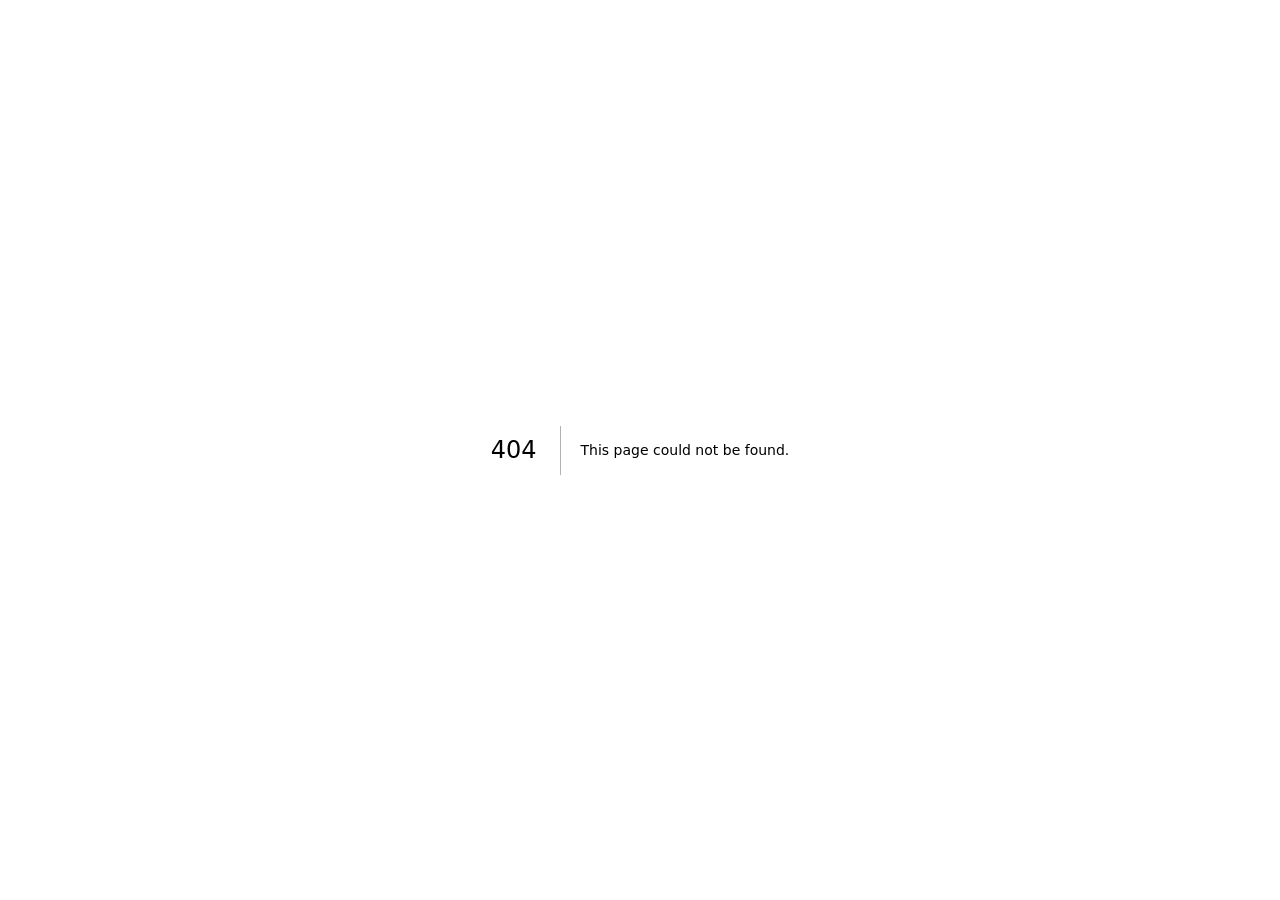
<file: 404/index.html>
<!DOCTYPE html><html lang="es"><head><meta charSet="utf-8"/><meta name="viewport" content="width=device-width, initial-scale=1"/><link rel="stylesheet" href="/_next/static/chunks/1pb8_heqvg449.css" data-precedence="next"/><link rel="preload" as="script" fetchPriority="low" href="/_next/static/chunks/1w1w9fvisgtrd.js"/><script src="/_next/static/chunks/0xy_jhmbwj-fx.js" async=""></script><script src="/_next/static/chunks/3ogjgp_pc0svd.js" async=""></script><script src="/_next/static/chunks/turbopack-3-ry682tkyiqk.js" async=""></script><script src="/_next/static/chunks/3o3kg0qve5-lw.js" async=""></script><meta name="robots" content="noindex"/><meta name="next-size-adjust" content=""/><title>404: This page could not be found.</title><meta name="theme-color" content="#0f2640"/><title>Jaime González Lara | Ingeniero Civil Industrial &amp; Lean Six Sigma Black Belt</title><meta name="description" content="Portafolio profesional de Jaime González Lara. Ingeniero Civil Industrial, Lean Six Sigma Black Belt, especializado en mejora continua, optimización de procesos y excelencia operacional."/><link rel="manifest" href="/manifest.webmanifest"/><meta name="mobile-web-app-capable" content="yes"/><meta name="apple-mobile-web-app-title" content="JGL Portfolio"/><meta name="apple-mobile-web-app-status-bar-style" content="default"/><meta property="og:title" content="Jaime González Lara | Industrial Engineer &amp; Lean Six Sigma Black Belt"/><meta property="og:description" content="Professional portfolio showcasing process engineering, continuous improvement, and operational excellence."/><meta property="og:image" content="http://localhost:3000/og-image.png"/><meta property="og:image:width" content="1200"/><meta property="og:image:height" content="630"/><meta name="twitter:card" content="summary_large_image"/><meta name="twitter:title" content="Jaime González Lara | Industrial Engineer &amp; Lean Six Sigma Black Belt"/><meta name="twitter:description" content="Professional portfolio showcasing process engineering, continuous improvement, and operational excellence."/><meta name="twitter:image" content="http://localhost:3000/og-image.png"/><meta name="twitter:image:width" content="1200"/><meta name="twitter:image:height" content="630"/><link rel="shortcut icon" href="/favicon.svg"/><link rel="icon" href="/favicon.svg"/><link rel="apple-touch-icon" href="/icon-192.png"/><script src="https://apps.abacus.ai/chatllm/appllm-lib.js"></script><script src="/_next/static/chunks/0cz1d0mv5g_q7.js" noModule=""></script></head><body class="Edek3G_variable zfJaSa_variable D88TVW_variable font-sans"><div hidden=""><!--$--><!--/$--></div><script>((a,b,c,d,e,f,g,h)=>{let i=document.documentElement,j=["light","dark"],k="class"===a,l=k&&f?e.map(a=>f[a]||a):e;function m(b){var c;k?(i.classList.remove(...l),i.classList.add(b)):i.setAttribute(a,b),c=b,h&&j.includes(c)&&(i.style.colorScheme=c)}if(d)m(d);else try{let a=localStorage.getItem(b)||c,d=g&&"system"===a?window.matchMedia("(prefers-color-scheme: dark)").matches?"dark":"light":a;m(d)}catch(a){}})("class","theme","light",null,["light","dark"],null,true,true)</script><div style="font-family:system-ui,&quot;Segoe UI&quot;,Roboto,Helvetica,Arial,sans-serif,&quot;Apple Color Emoji&quot;,&quot;Segoe UI Emoji&quot;;height:100vh;text-align:center;display:flex;flex-direction:column;align-items:center;justify-content:center"><div><style>body{color:#000;background:#fff;margin:0}.next-error-h1{border-right:1px solid rgba(0,0,0,.3)}@media (prefers-color-scheme:dark){body{color:#fff;background:#000}.next-error-h1{border-right:1px solid rgba(255,255,255,.3)}}</style><h1 class="next-error-h1" style="display:inline-block;margin:0 20px 0 0;padding:0 23px 0 0;font-size:24px;font-weight:500;vertical-align:top;line-height:49px">404</h1><div style="display:inline-block"><h2 style="font-size:14px;font-weight:400;line-height:49px;margin:0">This page could not be found.</h2></div></div></div><!--$--><!--/$--><script id="_R_">(globalThis["TURBOPACK"] || (globalThis["TURBOPACK"] = [])).push({"otherChunks":["static/chunks/1w1w9fvisgtrd.js","static/chunks/0xy_jhmbwj-fx.js","static/chunks/3ogjgp_pc0svd.js"],"runtimeModuleIds":[94553]});</script><script src="/_next/static/chunks/1w1w9fvisgtrd.js" async=""></script><script>(self.__next_f=self.__next_f||[]).push([0])</script><script>self.__next_f.push([1,"1:\"$Sreact.fragment\"\n2:\"/_next/static/chunks/3o3kg0qve5-lw.js\"\n3:I[89554,[\"$2\"],\"ThemeProvider\"]\n4:\"LanguageProvider\"\n5:I[38447,[\"$2\"],\"$4\"]\n6:I[39756,[\"$2\"],\"default\"]\n7:I[37457,[\"$2\"],\"default\"]\n8:I[3484,[\"$2\"],\"Toaster\"]\n9:\"ChunkLoadErrorHandler\"\na:I[30518,[\"$2\"],\"$9\"]\ne:I[97367,[\"$2\"],\"OutletBoundary\"]\nf:\"$Sreact.suspense\"\n11:\"ViewportBoundary\"\n12:I[97367,[\"$2\"],\"$11\"]\n14:\"MetadataBoundary\"\n15:I[97367,[\"$2\"],\"$14\"]\n17:I[68027,[\"$2\"],\"default\",1]\n:HL[\"/_next/static/chunks/1pb8_heqvg449.css\",\"style\"]\nc:X\n"])</script><script>self.__next_f.push([1,"d:[[\"children\",{\"s\":\"__PAGE__\",\"h\":512,\"d\":{\"r\":[\"$\",\"$1\",\"c\",{\"children\":[[[\"$\",\"title\",null,{\"children\":\"404: This page could not be found.\"}],[\"$\",\"div\",null,{\"style\":\"$0:t:t:d:r:props:children:1:props:children:1:props:children:props:children:0:props:children:props:notFound:0:1:props:style\",\"children\":[\"$\",\"div\",null,{\"children\":[[\"$\",\"style\",null,{\"dangerouslySetInnerHTML\":{\"__html\":\"body{color:#000;background:#fff;margin:0}.next-error-h1{border-right:1px solid rgba(0,0,0,.3)}@media (prefers-color-scheme:dark){body{color:#fff;background:#000}.next-error-h1{border-right:1px solid rgba(255,255,255,.3)}}\"}}],[\"$\",\"h1\",null,{\"className\":\"next-error-h1\",\"style\":\"$0:t:t:d:r:props:children:1:props:children:1:props:children:props:children:0:props:children:props:notFound:0:1:props:children:props:children:1:props:style\",\"children\":404}],[\"$\",\"div\",null,{\"style\":\"$0:t:t:d:r:props:children:1:props:children:1:props:children:props:children:0:props:children:props:notFound:0:1:props:children:props:children:2:props:style\",\"children\":[\"$\",\"h2\",null,{\"style\":\"$0:t:t:d:r:props:children:1:props:children:1:props:children:props:children:0:props:children:props:notFound:0:1:props:children:props:children:2:props:children:props:style\",\"children\":\"This page could not be found.\"}]}]]}]}]],null,[\"$\",\"$Le\",null,{\"children\":[\"$\",\"$f\",null,{\"name\":\"Next.MetadataOutlet\",\"children\":\"$@10\"}]}]]}],\"p\":false,\"v\":null}}]]\n"])</script><script>self.__next_f.push([1,"b:[[\"children\",{\"s\":\"/_not-found\",\"h\":512,\"d\":{\"r\":[\"$\",\"$1\",\"c\",{\"children\":[null,[\"$\",\"$L6\",null,{\"parallelRouterKey\":\"children\",\"error\":\"$undefined\",\"errorStyles\":\"$undefined\",\"errorScripts\":\"$undefined\",\"template\":[\"$\",\"$L7\",null,{}],\"templateStyles\":\"$undefined\",\"templateScripts\":\"$undefined\",\"notFound\":\"$undefined\",\"forbidden\":\"$undefined\",\"unauthorized\":\"$undefined\"}]]}],\"p\":false,\"v\":\"$c\"},\"c\":\"$Qd\"}]]\n"])</script><script>self.__next_f.push([1,"0:{\"P\":null,\"c\":[\"\",\"_not-found\",\"\"],\"q\":\"\",\"i\":false,\"t\":{\"t\":{\"s\":\"\",\"h\":528,\"d\":{\"r\":[\"$\",\"$1\",\"c\",{\"children\":[[[\"$\",\"link\",\"0\",{\"rel\":\"stylesheet\",\"href\":\"/_next/static/chunks/1pb8_heqvg449.css\",\"precedence\":\"next\",\"crossOrigin\":\"$undefined\",\"nonce\":\"$undefined\"}],[\"$\",\"script\",\"script-0\",{\"src\":\"/_next/static/chunks/3o3kg0qve5-lw.js\",\"async\":true,\"nonce\":\"$undefined\"}]],[\"$\",\"html\",null,{\"lang\":\"es\",\"suppressHydrationWarning\":true,\"children\":[[\"$\",\"head\",null,{\"children\":[\"$\",\"script\",null,{\"src\":\"https://apps.abacus.ai/chatllm/appllm-lib.js\"}]}],[\"$\",\"body\",null,{\"className\":\"Edek3G_variable zfJaSa_variable D88TVW_variable font-sans\",\"children\":[\"$\",\"$L3\",null,{\"attribute\":\"class\",\"defaultTheme\":\"light\",\"enableSystem\":true,\"disableTransitionOnChange\":true,\"children\":[[\"$\",\"$L5\",null,{\"children\":[\"$\",\"$L6\",null,{\"parallelRouterKey\":\"children\",\"error\":\"$undefined\",\"errorStyles\":\"$undefined\",\"errorScripts\":\"$undefined\",\"template\":[\"$\",\"$L7\",null,{}],\"templateStyles\":\"$undefined\",\"templateScripts\":\"$undefined\",\"notFound\":[[[\"$\",\"title\",null,{\"children\":\"404: This page could not be found.\"}],[\"$\",\"div\",null,{\"style\":{\"fontFamily\":\"system-ui,\\\"Segoe UI\\\",Roboto,Helvetica,Arial,sans-serif,\\\"Apple Color Emoji\\\",\\\"Segoe UI Emoji\\\"\",\"height\":\"100vh\",\"textAlign\":\"center\",\"display\":\"flex\",\"flexDirection\":\"column\",\"alignItems\":\"center\",\"justifyContent\":\"center\"},\"children\":[\"$\",\"div\",null,{\"children\":[[\"$\",\"style\",null,{\"dangerouslySetInnerHTML\":{\"__html\":\"body{color:#000;background:#fff;margin:0}.next-error-h1{border-right:1px solid rgba(0,0,0,.3)}@media (prefers-color-scheme:dark){body{color:#fff;background:#000}.next-error-h1{border-right:1px solid rgba(255,255,255,.3)}}\"}}],[\"$\",\"h1\",null,{\"className\":\"next-error-h1\",\"style\":{\"display\":\"inline-block\",\"margin\":\"0 20px 0 0\",\"padding\":\"0 23px 0 0\",\"fontSize\":24,\"fontWeight\":500,\"verticalAlign\":\"top\",\"lineHeight\":\"49px\"},\"children\":404}],[\"$\",\"div\",null,{\"style\":{\"display\":\"inline-block\"},\"children\":[\"$\",\"h2\",null,{\"style\":{\"fontSize\":14,\"fontWeight\":400,\"lineHeight\":\"49px\",\"margin\":0},\"children\":\"This page could not be found.\"}]}]]}]}]],[]],\"forbidden\":\"$undefined\",\"unauthorized\":\"$undefined\"}]}],[\"$\",\"$L8\",null,{}],[\"$\",\"$La\",null,{}]]}]}]]}]]}],\"p\":false,\"v\":null},\"c\":\"$Qb\"},\"h\":{\"r\":[\"$\",\"$1\",\"h\",{\"children\":[[\"$\",\"meta\",null,{\"name\":\"robots\",\"content\":\"noindex\"}],[\"$\",\"$L12\",null,{\"children\":\"$L13\"}],[\"$\",\"$L15\",null,{\"children\":[[\"$\",\"div\",null,{\"hidden\":true,\"children\":[\"$\",\"$f\",null,{\"name\":\"Next.Metadata\",\"children\":\"$L16\"}]}],null]}],[\"$\",\"meta\",null,{\"name\":\"next-size-adjust\",\"content\":\"\"}]]}],\"p\":false,\"v\":null}},\"m\":\"$undefined\",\"G\":[\"$17\",[[\"$\",\"link\",\"0\",{\"rel\":\"stylesheet\",\"href\":\"/_next/static/chunks/1pb8_heqvg449.css\",\"precedence\":\"next\",\"crossOrigin\":\"$undefined\",\"nonce\":\"$undefined\"}]]],\"S\":true,\"r\":\"$undefined\",\"s\":\"$undefined\",\"a\":\"$undefined\",\"l\":\"$undefined\",\"p\":\"$undefined\",\"d\":\"$undefined\",\"b\":\"_o7J4ZHkR6UN2MQ38Kake\"}\n"])</script><script>self.__next_f.push([1,"c:C\n13:[[\"$\",\"meta\",\"0\",{\"charSet\":\"utf-8\"}],[\"$\",\"meta\",\"1\",{\"name\":\"viewport\",\"content\":\"width=device-width, initial-scale=1\"}],[\"$\",\"meta\",\"2\",{\"name\":\"theme-color\",\"content\":\"#0f2640\"}]]\n"])</script><script>self.__next_f.push([1,"18:I[27201,[\"$2\"],\"IconMark\"]\n10:null\n"])</script><script>self.__next_f.push([1,"16:[[\"$\",\"title\",\"0\",{\"children\":\"Jaime González Lara | Ingeniero Civil Industrial \u0026 Lean Six Sigma Black Belt\"}],[\"$\",\"meta\",\"1\",{\"name\":\"description\",\"content\":\"Portafolio profesional de Jaime González Lara. Ingeniero Civil Industrial, Lean Six Sigma Black Belt, especializado en mejora continua, optimización de procesos y excelencia operacional.\"}],[\"$\",\"link\",\"2\",{\"rel\":\"manifest\",\"href\":\"/manifest.webmanifest\",\"crossOrigin\":\"$undefined\"}],[\"$\",\"meta\",\"3\",{\"name\":\"mobile-web-app-capable\",\"content\":\"yes\"}],[\"$\",\"meta\",\"4\",{\"name\":\"apple-mobile-web-app-title\",\"content\":\"JGL Portfolio\"}],[\"$\",\"meta\",\"5\",{\"name\":\"apple-mobile-web-app-status-bar-style\",\"content\":\"default\"}],[\"$\",\"meta\",\"6\",{\"property\":\"og:title\",\"content\":\"Jaime González Lara | Industrial Engineer \u0026 Lean Six Sigma Black Belt\"}],[\"$\",\"meta\",\"7\",{\"property\":\"og:description\",\"content\":\"Professional portfolio showcasing process engineering, continuous improvement, and operational excellence.\"}],[\"$\",\"meta\",\"8\",{\"property\":\"og:image\",\"content\":\"http://localhost:3000/og-image.png\"}],[\"$\",\"meta\",\"9\",{\"property\":\"og:image:width\",\"content\":\"1200\"}],[\"$\",\"meta\",\"10\",{\"property\":\"og:image:height\",\"content\":\"630\"}],[\"$\",\"meta\",\"11\",{\"name\":\"twitter:card\",\"content\":\"summary_large_image\"}],[\"$\",\"meta\",\"12\",{\"name\":\"twitter:title\",\"content\":\"Jaime González Lara | Industrial Engineer \u0026 Lean Six Sigma Black Belt\"}],[\"$\",\"meta\",\"13\",{\"name\":\"twitter:description\",\"content\":\"Professional portfolio showcasing process engineering, continuous improvement, and operational excellence.\"}],[\"$\",\"meta\",\"14\",{\"name\":\"twitter:image\",\"content\":\"http://localhost:3000/og-image.png\"}],[\"$\",\"meta\",\"15\",{\"name\":\"twitter:image:width\",\"content\":\"1200\"}],[\"$\",\"meta\",\"16\",{\"name\":\"twitter:image:height\",\"content\":\"630\"}],[\"$\",\"link\",\"17\",{\"rel\":\"shortcut icon\",\"href\":\"/favicon.svg\"}],[\"$\",\"link\",\"18\",{\"rel\":\"icon\",\"href\":\"/favicon.svg\"}],[\"$\",\"link\",\"19\",{\"rel\":\"apple-touch-icon\",\"href\":\"/icon-192.png\"}],[\"$\",\"$L18\",\"20\",{}]]\n"])</script></body></html>
</file>
<file: _next/static/chunks/054t4_5n-4out.css>
@font-face{font-family:DM Sans;font-style:normal;font-weight:100 1000;font-display:swap;src:url(../media/c3cb240f9c892514-s.3z_x6eowsw16y.woff2)format("woff2");unicode-range:U+100-2BA,U+2BD-2C5,U+2C7-2CC,U+2CE-2D7,U+2DD-2FF,U+304,U+308,U+329,U+1D00-1DBF,U+1E00-1E9F,U+1EF2-1EFF,U+2020,U+20A0-20AB,U+20AD-20C4,U+2113,U+2C60-2C7F,U+A720-A7FF}@font-face{font-family:DM Sans;font-style:normal;font-weight:100 1000;font-display:swap;src:url(../media/5c285b27cdda1fe8-s.p.2_mbdogr7ni8i.woff2)format("woff2");unicode-range:U+??,U+131,U+152-153,U+2BB-2BC,U+2C6,U+2DA,U+2DC,U+304,U+308,U+329,U+2000-206F,U+20AC,U+2122,U+2191,U+2193,U+2212,U+2215,U+FEFF,U+FFFD}@font-face{font-family:DM Sans Fallback;src:local(Arial);ascent-override:94.9%;descent-override:29.66%;line-gap-override:0.0%;size-adjust:104.53%}.Edek3G_className{font-family:DM Sans,DM Sans Fallback;font-style:normal}.Edek3G_variable{--font-sans:"DM Sans", "DM Sans Fallback"}
@font-face{font-family:Plus Jakarta Sans;font-style:normal;font-weight:200 800;font-display:swap;src:url(../media/0b1dc8ddaa74ba49-s.0e__wj8580tc5.woff2)format("woff2");unicode-range:U+460-52F,U+1C80-1C8A,U+20B4,U+2DE0-2DFF,U+A640-A69F,U+FE2E-FE2F}@font-face{font-family:Plus Jakarta Sans;font-style:normal;font-weight:200 800;font-display:swap;src:url(../media/e629b5bc06499d58-s.10u7vx61f1ie7.woff2)format("woff2");unicode-range:U+102-103,U+110-111,U+128-129,U+168-169,U+1A0-1A1,U+1AF-1B0,U+300-301,U+303-304,U+308-309,U+323,U+329,U+1EA0-1EF9,U+20AB}@font-face{font-family:Plus Jakarta Sans;font-style:normal;font-weight:200 800;font-display:swap;src:url(../media/1a099d89ee94ee96-s.35a5cae5tspm2.woff2)format("woff2");unicode-range:U+100-2BA,U+2BD-2C5,U+2C7-2CC,U+2CE-2D7,U+2DD-2FF,U+304,U+308,U+329,U+1D00-1DBF,U+1E00-1E9F,U+1EF2-1EFF,U+2020,U+20A0-20AB,U+20AD-20C4,U+2113,U+2C60-2C7F,U+A720-A7FF}@font-face{font-family:Plus Jakarta Sans;font-style:normal;font-weight:200 800;font-display:swap;src:url(../media/fba5a26ea33df6a3-s.p.18rizl4rsrl42.woff2)format("woff2");unicode-range:U+??,U+131,U+152-153,U+2BB-2BC,U+2C6,U+2DA,U+2DC,U+304,U+308,U+329,U+2000-206F,U+20AC,U+2122,U+2191,U+2193,U+2212,U+2215,U+FEFF,U+FFFD}@font-face{font-family:Plus Jakarta Sans Fallback;src:local(Arial);ascent-override:98.88%;descent-override:21.15%;line-gap-override:0.0%;size-adjust:104.98%}.zfJaSa_className{font-family:Plus Jakarta Sans,Plus Jakarta Sans Fallback;font-style:normal}.zfJaSa_variable{--font-display:"Plus Jakarta Sans", "Plus Jakarta Sans Fallback"}
@font-face{font-family:JetBrains Mono;font-style:normal;font-weight:100 800;font-display:swap;src:url(../media/13bf9871fe164e7f-s.2f7nqdagzwx2-.woff2)format("woff2");unicode-range:U+460-52F,U+1C80-1C8A,U+20B4,U+2DE0-2DFF,U+A640-A69F,U+FE2E-FE2F}@font-face{font-family:JetBrains Mono;font-style:normal;font-weight:100 800;font-display:swap;src:url(../media/cc545e633e20c56d-s.176arc174-8zp.woff2)format("woff2");unicode-range:U+301,U+400-45F,U+490-491,U+4B0-4B1,U+2116}@font-face{font-family:JetBrains Mono;font-style:normal;font-weight:100 800;font-display:swap;src:url(../media/71b036adf157cdcf-s.0bp8oijd_gu96.woff2)format("woff2");unicode-range:U+370-377,U+37A-37F,U+384-38A,U+38C,U+38E-3A1,U+3A3-3FF}@font-face{font-family:JetBrains Mono;font-style:normal;font-weight:100 800;font-display:swap;src:url(../media/89b21bb081cb7469-s.1fby2rem9ngyr.woff2)format("woff2");unicode-range:U+102-103,U+110-111,U+128-129,U+168-169,U+1A0-1A1,U+1AF-1B0,U+300-301,U+303-304,U+308-309,U+323,U+329,U+1EA0-1EF9,U+20AB}@font-face{font-family:JetBrains Mono;font-style:normal;font-weight:100 800;font-display:swap;src:url(../media/3fe682a82f50d426-s.0vfdmo25voy_0.woff2)format("woff2");unicode-range:U+100-2BA,U+2BD-2C5,U+2C7-2CC,U+2CE-2D7,U+2DD-2FF,U+304,U+308,U+329,U+1D00-1DBF,U+1E00-1E9F,U+1EF2-1EFF,U+2020,U+20A0-20AB,U+20AD-20C4,U+2113,U+2C60-2C7F,U+A720-A7FF}@font-face{font-family:JetBrains Mono;font-style:normal;font-weight:100 800;font-display:swap;src:url(../media/70bc3e132a0a741e-s.p.3t6q91iet4nsy.woff2)format("woff2");unicode-range:U+??,U+131,U+152-153,U+2BB-2BC,U+2C6,U+2DA,U+2DC,U+304,U+308,U+329,U+2000-206F,U+20AC,U+2122,U+2191,U+2193,U+2212,U+2215,U+FEFF,U+FFFD}@font-face{font-family:JetBrains Mono Fallback;src:local(Arial);ascent-override:75.79%;descent-override:22.29%;line-gap-override:0.0%;size-adjust:134.59%}.D88TVW_className{font-family:JetBrains Mono,JetBrains Mono Fallback;font-style:normal}.D88TVW_variable{--font-mono:"JetBrains Mono", "JetBrains Mono Fallback"}
*,:before,:after{box-sizing:border-box;border:0 solid #e5e7eb}:before,:after{--tw-content:""}html,:host{-webkit-text-size-adjust:100%;tab-size:4;line-height:1.5;font-family:var(--font-sans), system-ui, sans-serif;font-feature-settings:normal;font-variation-settings:normal;-webkit-tap-highlight-color:transparent}body{line-height:inherit;margin:0}hr{height:0;color:inherit;border-top-width:1px}abbr:where([title]){-webkit-text-decoration:underline dotted;text-decoration:underline dotted}h1,h2,h3,h4,h5,h6{font-size:inherit;font-weight:inherit}a{color:inherit;-webkit-text-decoration:inherit;text-decoration:inherit}b,strong{font-weight:bolder}code,kbd,samp,pre{font-family:var(--font-mono), ui-monospace, monospace;font-feature-settings:normal;font-variation-settings:normal;font-size:1em}small{font-size:80%}sub,sup{vertical-align:baseline;font-size:75%;line-height:0;position:relative}sub{bottom:-.25em}sup{top:-.5em}table{text-indent:0;border-color:inherit;border-collapse:collapse}button,input,optgroup,select,textarea{font-feature-settings:inherit;font-variation-settings:inherit;font-family:inherit;font-size:100%;font-weight:inherit;line-height:inherit;color:inherit;margin:0;padding:0}button,select{text-transform:none}button,[type=button],[type=reset],[type=submit]{-webkit-appearance:button;background-color:#0000;background-image:none}:-moz-focusring{outline:auto}:-moz-ui-invalid{box-shadow:none}progress{vertical-align:baseline}::-webkit-inner-spin-button{height:auto}::-webkit-outer-spin-button{height:auto}[type=search]{-webkit-appearance:textfield;outline-offset:-2px}::-webkit-search-decoration{-webkit-appearance:none}::-webkit-file-upload-button{-webkit-appearance:button;font:inherit}summary{display:list-item}blockquote,dl,dd,h1,h2,h3,h4,h5,h6,hr,figure,p,pre{margin:0}fieldset{margin:0;padding:0}legend{padding:0}ol,ul,menu{margin:0;padding:0;list-style:none}dialog{padding:0}textarea{resize:vertical}input::-moz-placeholder{opacity:1;color:#9ca3af}textarea::-moz-placeholder{opacity:1;color:#9ca3af}input::placeholder,textarea::placeholder{opacity:1;color:#9ca3af}button,[role=button]{cursor:pointer}:disabled{cursor:default}img,svg,video,canvas,audio,iframe,embed,object{vertical-align:middle;display:block}img,video{max-width:100%;height:auto}[hidden]{display:none}:root{--background:220 20% 97%;--foreground:220 40% 10%;--card:0 0% 100%;--card-foreground:220 40% 10%;--popover:0 0% 100%;--popover-foreground:220 40% 10%;--primary:245 58% 51%;--primary-foreground:0 0% 100%;--secondary:263 70% 45%;--secondary-foreground:0 0% 100%;--muted:220 14% 92%;--muted-foreground:220 10% 41%;--accent:263 70% 45%;--accent-foreground:0 0% 100%;--destructive:0 84% 60%;--destructive-foreground:0 0% 10%;--border:220 14% 88%;--input:220 14% 88%;--ring:263 70% 45%;--radius:.625rem;--radius-sm:calc(.625rem - 4px);--radius-lg:calc(.625rem + 4px);--radius-full:9999px;--spacing-xs:4px;--spacing-sm:8px;--spacing-md:16px;--spacing-lg:24px;--spacing-xl:32px;--spacing-2xl:48px;--spacing-3xl:64px;--shadow-sm:0 1px 2px 0 #0000000d;--shadow-md:0 4px 12px -2px #00000014;--shadow-lg:0 12px 24px -4px #0000001f;--duration-fast:.15s;--duration-normal:.25s;--duration-slow:.35s;--chart-1:263 70% 45%;--chart-2:220 60% 30%;--chart-3:160 50% 40%;--chart-4:0 70% 55%;--chart-5:280 55% 50%}.dark{--background:220 40% 6%;--foreground:220 10% 92%;--card:220 35% 10%;--card-foreground:220 10% 92%;--popover:220 35% 10%;--popover-foreground:220 10% 92%;--primary:188 86% 65%;--primary-foreground:220 60% 8%;--secondary:220 50% 22%;--secondary-foreground:220 10% 92%;--muted:220 30% 14%;--muted-foreground:220 16% 70%;--accent:188 86% 65%;--accent-foreground:220 60% 8%;--destructive:0 62% 30%;--destructive-foreground:0 0% 98%;--border:220 30% 18%;--input:220 30% 18%;--ring:188 86% 65%;--shadow-sm:0 1px 3px 0 #0003;--shadow-md:0 4px 12px -2px #0000004d;--shadow-lg:0 12px 24px -4px #0006;--chart-1:188 86% 65%;--chart-2:220 50% 55%;--chart-3:160 55% 50%;--chart-4:0 75% 60%;--chart-5:280 60% 60%}html{scroll-behavior:smooth}*{border-color:hsl(var(--border))}body{background-color:hsl(var(--background));color:hsl(var(--foreground));-webkit-font-smoothing:antialiased;-moz-osx-font-smoothing:grayscale;text-rendering:optimizelegibility;font-feature-settings:"rlig" 1, "calt" 1}::selection{background-color:hsl(var(--accent) / .25);color:hsl(var(--foreground))}::-webkit-scrollbar{width:6px;height:6px}::-webkit-scrollbar-track{background-color:#0000}::-webkit-scrollbar-thumb{background-color:hsl(var(--border));border-radius:9999px}::-webkit-scrollbar-thumb:hover{background-color:hsl(var(--muted-foreground) / .5)}*,:before,:after,::backdrop{--tw-border-spacing-x:0;--tw-border-spacing-y:0;--tw-translate-x:0;--tw-translate-y:0;--tw-rotate:0;--tw-skew-x:0;--tw-skew-y:0;--tw-scale-x:1;--tw-scale-y:1;--tw-pan-x: ;--tw-pan-y: ;--tw-pinch-zoom: ;--tw-scroll-snap-strictness:proximity;--tw-gradient-from-position: ;--tw-gradient-via-position: ;--tw-gradient-to-position: ;--tw-ordinal: ;--tw-slashed-zero: ;--tw-numeric-figure: ;--tw-numeric-spacing: ;--tw-numeric-fraction: ;--tw-ring-inset: ;--tw-ring-offset-width:0px;--tw-ring-offset-color:#fff;--tw-ring-color:#3b82f680;--tw-ring-offset-shadow:0 0 #0000;--tw-ring-shadow:0 0 #0000;--tw-shadow:0 0 #0000;--tw-shadow-colored:0 0 #0000;--tw-blur: ;--tw-brightness: ;--tw-contrast: ;--tw-grayscale: ;--tw-hue-rotate: ;--tw-invert: ;--tw-saturate: ;--tw-sepia: ;--tw-drop-shadow: ;--tw-backdrop-blur: ;--tw-backdrop-brightness: ;--tw-backdrop-contrast: ;--tw-backdrop-grayscale: ;--tw-backdrop-hue-rotate: ;--tw-backdrop-invert: ;--tw-backdrop-opacity: ;--tw-backdrop-saturate: ;--tw-backdrop-sepia: }.sr-only{clip:rect(0, 0, 0, 0);white-space:nowrap;border-width:0;width:1px;height:1px;margin:-1px;padding:0;position:absolute;overflow:hidden}.pointer-events-none{pointer-events:none}.pointer-events-auto{pointer-events:auto}.visible{visibility:visible}.invisible{visibility:hidden}.static{position:static}.fixed{position:fixed}.absolute{position:absolute}.relative{position:relative}.sticky{position:sticky}.inset-0{inset:0}.inset-x-0{left:0;right:0}.inset-y-0{top:0;bottom:0}.-bottom-12{bottom:-3rem}.-left-12{left:-3rem}.-right-12{right:-3rem}.-top-12{top:-3rem}.bottom-0{bottom:0}.bottom-20{bottom:5rem}.bottom-8{bottom:2rem}.left-0{left:0}.left-1{left:.25rem}.left-1\/2{left:50%}.left-10{left:2.5rem}.left-2{left:.5rem}.left-\[50\%\]{left:50%}.right-0{right:0}.right-1{right:.25rem}.right-10{right:2.5rem}.right-2{right:.5rem}.right-4{right:1rem}.top-0{top:0}.top-1\/2{top:50%}.top-2{top:.5rem}.top-20{top:5rem}.top-4{top:1rem}.top-\[1px\]{top:1px}.top-\[50\%\]{top:50%}.top-\[60\%\]{top:60%}.top-full{top:100%}.z-10{z-index:10}.z-30{z-index:30}.z-40{z-index:40}.z-50{z-index:50}.z-\[100\]{z-index:100}.z-\[1\]{z-index:1}.-mx-1{margin-left:-.25rem;margin-right:-.25rem}.mx-auto{margin-left:auto;margin-right:auto}.my-1{margin-top:.25rem;margin-bottom:.25rem}.my-5{margin-top:1.25rem;margin-bottom:1.25rem}.-ml-4{margin-left:-1rem}.-mt-4{margin-top:-1rem}.mb-1{margin-bottom:.25rem}.mb-10{margin-bottom:2.5rem}.mb-12{margin-bottom:3rem}.mb-14{margin-bottom:3.5rem}.mb-2{margin-bottom:.5rem}.mb-3{margin-bottom:.75rem}.mb-4{margin-bottom:1rem}.mb-6{margin-bottom:1.5rem}.mb-8{margin-bottom:2rem}.mb-9{margin-bottom:2.25rem}.ml-1{margin-left:.25rem}.ml-3{margin-left:.75rem}.ml-auto{margin-left:auto}.mr-2{margin-right:.5rem}.mt-0{margin-top:0}.mt-0\.5{margin-top:.125rem}.mt-1{margin-top:.25rem}.mt-1\.5{margin-top:.375rem}.mt-2{margin-top:.5rem}.mt-24{margin-top:6rem}.mt-3{margin-top:.75rem}.mt-4{margin-top:1rem}.mt-5{margin-top:1.25rem}.mt-7{margin-top:1.75rem}.mt-8{margin-top:2rem}.mt-auto{margin-top:auto}.block{display:block}.inline-block{display:inline-block}.flex{display:flex}.inline-flex{display:inline-flex}.table{display:table}.grid{display:grid}.hidden{display:none}.aspect-square{aspect-ratio:1}.h-1{height:.25rem}.h-1\.5{height:.375rem}.h-10{height:2.5rem}.h-11{height:2.75rem}.h-12{height:3rem}.h-14{height:3.5rem}.h-2{height:.5rem}.h-2\.5{height:.625rem}.h-28{height:7rem}.h-3{height:.75rem}.h-3\.5{height:.875rem}.h-4{height:1rem}.h-5{height:1.25rem}.h-6{height:1.5rem}.h-7{height:1.75rem}.h-72{height:18rem}.h-8{height:2rem}.h-9{height:2.25rem}.h-96{height:24rem}.h-\[1px\]{height:1px}.h-\[340px\]{height:340px}.h-\[var\(--radix-navigation-menu-viewport-height\)\]{height:var(--radix-navigation-menu-viewport-height)}.h-\[var\(--radix-select-trigger-height\)\]{height:var(--radix-select-trigger-height)}.h-auto{height:auto}.h-full{height:100%}.h-px{height:1px}.max-h-96{max-height:24rem}.max-h-\[300px\]{max-height:300px}.max-h-screen{max-height:100vh}.min-h-\[310px\]{min-height:310px}.min-h-\[80px\]{min-height:80px}.min-h-screen{min-height:100vh}.w-10{width:2.5rem}.w-11{width:2.75rem}.w-2{width:.5rem}.w-2\.5{width:.625rem}.w-28{width:7rem}.w-3{width:.75rem}.w-3\.5{width:.875rem}.w-3\/4{width:75%}.w-4{width:1rem}.w-5{width:1.25rem}.w-6{width:1.5rem}.w-64{width:16rem}.w-7{width:1.75rem}.w-72{width:18rem}.w-8{width:2rem}.w-9{width:2.25rem}.w-96{width:24rem}.w-\[100px\]{width:100px}.w-\[1px\]{width:1px}.w-\[300px\]{width:300px}.w-auto{width:auto}.w-fit{width:fit-content}.w-full{width:100%}.w-max{width:max-content}.w-px{width:1px}.min-w-0{min-width:0}.min-w-\[12rem\]{min-width:12rem}.min-w-\[80px\]{min-width:80px}.min-w-\[8rem\]{min-width:8rem}.min-w-\[var\(--radix-select-trigger-width\)\]{min-width:var(--radix-select-trigger-width)}.max-w-2xl{max-width:42rem}.max-w-3xl{max-width:48rem}.max-w-4xl{max-width:56rem}.max-w-6xl{max-width:72rem}.max-w-7xl{max-width:80rem}.max-w-\[1200px\]{max-width:1200px}.max-w-full{max-width:100%}.max-w-lg{max-width:32rem}.max-w-max{max-width:max-content}.max-w-md{max-width:28rem}.max-w-xl{max-width:36rem}.flex-1{flex:1}.flex-shrink-0,.shrink-0{flex-shrink:0}.grow{flex-grow:1}.grow-0{flex-grow:0}.basis-full{flex-basis:100%}.caption-bottom{caption-side:bottom}.border-collapse{border-collapse:collapse}.-translate-x-1\/2{--tw-translate-x:-50%;transform:translate(var(--tw-translate-x), var(--tw-translate-y)) rotate(var(--tw-rotate)) skewX(var(--tw-skew-x)) skewY(var(--tw-skew-y)) scaleX(var(--tw-scale-x)) scaleY(var(--tw-scale-y))}.-translate-x-full{--tw-translate-x:-100%;transform:translate(var(--tw-translate-x), var(--tw-translate-y)) rotate(var(--tw-rotate)) skewX(var(--tw-skew-x)) skewY(var(--tw-skew-y)) scaleX(var(--tw-scale-x)) scaleY(var(--tw-scale-y))}.-translate-y-1\/2{--tw-translate-y:-50%;transform:translate(var(--tw-translate-x), var(--tw-translate-y)) rotate(var(--tw-rotate)) skewX(var(--tw-skew-x)) skewY(var(--tw-skew-y)) scaleX(var(--tw-scale-x)) scaleY(var(--tw-scale-y))}.translate-x-0{--tw-translate-x:0px;transform:translate(var(--tw-translate-x), var(--tw-translate-y)) rotate(var(--tw-rotate)) skewX(var(--tw-skew-x)) skewY(var(--tw-skew-y)) scaleX(var(--tw-scale-x)) scaleY(var(--tw-scale-y))}.translate-x-\[-50\%\]{--tw-translate-x:-50%;transform:translate(var(--tw-translate-x), var(--tw-translate-y)) rotate(var(--tw-rotate)) skewX(var(--tw-skew-x)) skewY(var(--tw-skew-y)) scaleX(var(--tw-scale-x)) scaleY(var(--tw-scale-y))}.translate-y-\[-50\%\]{--tw-translate-y:-50%;transform:translate(var(--tw-translate-x), var(--tw-translate-y)) rotate(var(--tw-rotate)) skewX(var(--tw-skew-x)) skewY(var(--tw-skew-y)) scaleX(var(--tw-scale-x)) scaleY(var(--tw-scale-y))}.rotate-0{--tw-rotate:0deg;transform:translate(var(--tw-translate-x), var(--tw-translate-y)) rotate(var(--tw-rotate)) skewX(var(--tw-skew-x)) skewY(var(--tw-skew-y)) scaleX(var(--tw-scale-x)) scaleY(var(--tw-scale-y))}.rotate-45{--tw-rotate:45deg;transform:translate(var(--tw-translate-x), var(--tw-translate-y)) rotate(var(--tw-rotate)) skewX(var(--tw-skew-x)) skewY(var(--tw-skew-y)) scaleX(var(--tw-scale-x)) scaleY(var(--tw-scale-y))}.rotate-90{--tw-rotate:90deg;transform:translate(var(--tw-translate-x), var(--tw-translate-y)) rotate(var(--tw-rotate)) skewX(var(--tw-skew-x)) skewY(var(--tw-skew-y)) scaleX(var(--tw-scale-x)) scaleY(var(--tw-scale-y))}.scale-0{--tw-scale-x:0;--tw-scale-y:0;transform:translate(var(--tw-translate-x), var(--tw-translate-y)) rotate(var(--tw-rotate)) skewX(var(--tw-skew-x)) skewY(var(--tw-skew-y)) scaleX(var(--tw-scale-x)) scaleY(var(--tw-scale-y))}.scale-100{--tw-scale-x:1;--tw-scale-y:1;transform:translate(var(--tw-translate-x), var(--tw-translate-y)) rotate(var(--tw-rotate)) skewX(var(--tw-skew-x)) skewY(var(--tw-skew-y)) scaleX(var(--tw-scale-x)) scaleY(var(--tw-scale-y))}.transform{transform:translate(var(--tw-translate-x), var(--tw-translate-y)) rotate(var(--tw-rotate)) skewX(var(--tw-skew-x)) skewY(var(--tw-skew-y)) scaleX(var(--tw-scale-x)) scaleY(var(--tw-scale-y))}@keyframes pulse{50%{opacity:.5}}.animate-pulse{animation:2s cubic-bezier(.4,0,.6,1) infinite pulse}@keyframes spin{to{transform:rotate(360deg)}}.animate-spin{animation:1s linear infinite spin}.cursor-default{cursor:default}.cursor-pointer{cursor:pointer}.touch-none{touch-action:none}.select-none{-webkit-user-select:none;user-select:none}.scroll-mt-20{scroll-margin-top:5rem}.scroll-mt-28{scroll-margin-top:7rem}.list-none{list-style-type:none}.grid-cols-2{grid-template-columns:repeat(2,minmax(0,1fr))}.flex-row{flex-direction:row}.flex-col{flex-direction:column}.flex-col-reverse{flex-direction:column-reverse}.flex-wrap{flex-wrap:wrap}.items-start{align-items:flex-start}.items-end{align-items:flex-end}.items-center{align-items:center}.justify-start{justify-content:flex-start}.justify-center{justify-content:center}.justify-between{justify-content:space-between}.gap-1{gap:.25rem}.gap-1\.5{gap:.375rem}.gap-12{gap:3rem}.gap-2{gap:.5rem}.gap-3{gap:.75rem}.gap-4{gap:1rem}.gap-5{gap:1.25rem}.gap-6{gap:1.5rem}.space-x-1>:not([hidden])~:not([hidden]){--tw-space-x-reverse:0;margin-right:calc(.25rem * var(--tw-space-x-reverse));margin-left:calc(.25rem * calc(1 - var(--tw-space-x-reverse)))}.space-x-2>:not([hidden])~:not([hidden]){--tw-space-x-reverse:0;margin-right:calc(.5rem * var(--tw-space-x-reverse));margin-left:calc(.5rem * calc(1 - var(--tw-space-x-reverse)))}.space-x-4>:not([hidden])~:not([hidden]){--tw-space-x-reverse:0;margin-right:calc(1rem * var(--tw-space-x-reverse));margin-left:calc(1rem * calc(1 - var(--tw-space-x-reverse)))}.space-y-0>:not([hidden])~:not([hidden]){--tw-space-y-reverse:0;margin-top:calc(0px * calc(1 - var(--tw-space-y-reverse)));margin-bottom:calc(0px * var(--tw-space-y-reverse))}.space-y-1>:not([hidden])~:not([hidden]){--tw-space-y-reverse:0;margin-top:calc(.25rem * calc(1 - var(--tw-space-y-reverse)));margin-bottom:calc(.25rem * var(--tw-space-y-reverse))}.space-y-1\.5>:not([hidden])~:not([hidden]){--tw-space-y-reverse:0;margin-top:calc(.375rem * calc(1 - var(--tw-space-y-reverse)));margin-bottom:calc(.375rem * var(--tw-space-y-reverse))}.space-y-2>:not([hidden])~:not([hidden]){--tw-space-y-reverse:0;margin-top:calc(.5rem * calc(1 - var(--tw-space-y-reverse)));margin-bottom:calc(.5rem * var(--tw-space-y-reverse))}.space-y-3>:not([hidden])~:not([hidden]){--tw-space-y-reverse:0;margin-top:calc(.75rem * calc(1 - var(--tw-space-y-reverse)));margin-bottom:calc(.75rem * var(--tw-space-y-reverse))}.space-y-4>:not([hidden])~:not([hidden]){--tw-space-y-reverse:0;margin-top:calc(1rem * calc(1 - var(--tw-space-y-reverse)));margin-bottom:calc(1rem * var(--tw-space-y-reverse))}.space-y-5>:not([hidden])~:not([hidden]){--tw-space-y-reverse:0;margin-top:calc(1.25rem * calc(1 - var(--tw-space-y-reverse)));margin-bottom:calc(1.25rem * var(--tw-space-y-reverse))}.overflow-auto{overflow:auto}.overflow-hidden{overflow:hidden}.overflow-y-auto{overflow-y:auto}.overflow-x-hidden{overflow-x:hidden}.whitespace-nowrap{white-space:nowrap}.break-words{overflow-wrap:break-word}.break-all{word-break:break-all}.rounded{border-radius:.25rem}.rounded-2xl{border-radius:1rem}.rounded-\[inherit\]{border-radius:inherit}.rounded-full{border-radius:9999px}.rounded-lg{border-radius:var(--radius)}.rounded-md{border-radius:calc(var(--radius) - 2px)}.rounded-sm{border-radius:calc(var(--radius) - 4px)}.rounded-xl{border-radius:.75rem}.rounded-t-\[10px\]{border-top-left-radius:10px;border-top-right-radius:10px}.rounded-tl-sm{border-top-left-radius:calc(var(--radius) - 4px)}.border{border-width:1px}.border-2{border-width:2px}.border-y{border-top-width:1px;border-bottom-width:1px}.border-b{border-bottom-width:1px}.border-l{border-left-width:1px}.border-r{border-right-width:1px}.border-t{border-top-width:1px}.border-accent{border-color:hsl(var(--accent))}.border-black\/10{border-color:#0000001a}.border-black\/\[0\.08\]{border-color:#00000014}.border-border{border-color:hsl(var(--border))}.border-border\/50{border-color:hsl(var(--border) / .5)}.border-destructive{border-color:hsl(var(--destructive))}.border-destructive\/50{border-color:hsl(var(--destructive) / .5)}.border-emerald-500{--tw-border-opacity:1;border-color:rgb(16 185 129/var(--tw-border-opacity))}.border-input{border-color:hsl(var(--input))}.border-primary{border-color:hsl(var(--primary))}.border-transparent{border-color:#0000}.border-white\/20{border-color:#fff3}.border-l-transparent{border-left-color:#0000}.border-t-transparent{border-top-color:#0000}.bg-accent{background-color:hsl(var(--accent))}.bg-accent\/10{background-color:hsl(var(--accent) / .1)}.bg-accent\/5{background-color:hsl(var(--accent) / .05)}.bg-amber-100{--tw-bg-opacity:1;background-color:rgb(254 243 199/var(--tw-bg-opacity))}.bg-background{background-color:hsl(var(--background))}.bg-background\/80{background-color:hsl(var(--background) / .8)}.bg-background\/85{background-color:hsl(var(--background) / .85)}.bg-background\/95{background-color:hsl(var(--background) / .95)}.bg-black\/80{background-color:#000c}.bg-black\/\[0\.04\]{background-color:#0000000a}.bg-black\/\[0\.06\]{background-color:#0000000f}.bg-border{background-color:hsl(var(--border))}.bg-card{background-color:hsl(var(--card))}.bg-card\/80{background-color:hsl(var(--card) / .8)}.bg-destructive{background-color:hsl(var(--destructive))}.bg-emerald-100{--tw-bg-opacity:1;background-color:rgb(209 250 229/var(--tw-bg-opacity))}.bg-foreground{background-color:hsl(var(--foreground))}.bg-muted{background-color:hsl(var(--muted))}.bg-muted\/30{background-color:hsl(var(--muted) / .3)}.bg-muted\/50{background-color:hsl(var(--muted) / .5)}.bg-muted\/60{background-color:hsl(var(--muted) / .6)}.bg-popover{background-color:hsl(var(--popover))}.bg-primary{background-color:hsl(var(--primary))}.bg-primary\/10{background-color:hsl(var(--primary) / .1)}.bg-primary\/5{background-color:hsl(var(--primary) / .05)}.bg-rose-100{--tw-bg-opacity:1;background-color:rgb(255 228 230/var(--tw-bg-opacity))}.bg-secondary{background-color:hsl(var(--secondary))}.bg-sky-100{--tw-bg-opacity:1;background-color:rgb(224 242 254/var(--tw-bg-opacity))}.bg-teal-100{--tw-bg-opacity:1;background-color:rgb(204 251 241/var(--tw-bg-opacity))}.bg-transparent{background-color:#0000}.bg-violet-100{--tw-bg-opacity:1;background-color:rgb(237 233 254/var(--tw-bg-opacity))}.bg-white\/10{background-color:#ffffff1a}.fill-current{fill:currentColor}.object-cover{-o-object-fit:cover;object-fit:cover}.p-0{padding:0}.p-1{padding:.25rem}.p-2{padding:.5rem}.p-2\.5{padding:.625rem}.p-3{padding:.75rem}.p-4{padding:1rem}.p-5{padding:1.25rem}.p-6{padding:1.5rem}.p-\[1px\]{padding:1px}.px-2{padding-left:.5rem;padding-right:.5rem}.px-2\.5{padding-left:.625rem;padding-right:.625rem}.px-3{padding-left:.75rem;padding-right:.75rem}.px-4{padding-left:1rem;padding-right:1rem}.px-5{padding-left:1.25rem;padding-right:1.25rem}.px-6{padding-left:1.5rem;padding-right:1.5rem}.px-8{padding-left:2rem;padding-right:2rem}.py-0{padding-top:0;padding-bottom:0}.py-0\.5{padding-top:.125rem;padding-bottom:.125rem}.py-1{padding-top:.25rem;padding-bottom:.25rem}.py-1\.5{padding-top:.375rem;padding-bottom:.375rem}.py-16{padding-top:4rem;padding-bottom:4rem}.py-2{padding-top:.5rem;padding-bottom:.5rem}.py-2\.5{padding-top:.625rem;padding-bottom:.625rem}.py-20{padding-top:5rem;padding-bottom:5rem}.py-3{padding-top:.75rem;padding-bottom:.75rem}.py-4{padding-top:1rem;padding-bottom:1rem}.py-6{padding-top:1.5rem;padding-bottom:1.5rem}.py-8{padding-top:2rem;padding-bottom:2rem}.pb-2{padding-bottom:.5rem}.pb-4{padding-bottom:1rem}.pb-6{padding-bottom:1.5rem}.pl-2{padding-left:.5rem}.pl-2\.5{padding-left:.625rem}.pl-4{padding-left:1rem}.pl-8{padding-left:2rem}.pr-2{padding-right:.5rem}.pr-2\.5{padding-right:.625rem}.pr-8{padding-right:2rem}.pt-0{padding-top:0}.pt-1{padding-top:.25rem}.pt-4{padding-top:1rem}.pt-5{padding-top:1.25rem}.text-left{text-align:left}.text-center{text-align:center}.align-middle{vertical-align:middle}.font-display{font-family:var(--font-display), var(--font-sans), sans-serif}.font-mono{font-family:var(--font-mono), ui-monospace, monospace}.font-sans{font-family:var(--font-sans), system-ui, sans-serif}.text-2xl{font-size:1.5rem;line-height:2rem}.text-3xl{font-size:1.875rem;line-height:2.25rem}.text-4xl{font-size:2.25rem;line-height:2.5rem}.text-\[0\.8rem\]{font-size:.8rem}.text-\[10px\]{font-size:10px}.text-base{font-size:1rem;line-height:1.5rem}.text-lg{font-size:1.125rem;line-height:1.75rem}.text-sm{font-size:.875rem;line-height:1.25rem}.text-xl{font-size:1.25rem;line-height:1.75rem}.text-xs{font-size:.75rem;line-height:1rem}.font-bold{font-weight:700}.font-medium{font-weight:500}.font-normal{font-weight:400}.font-semibold{font-weight:600}.uppercase{text-transform:uppercase}.leading-none{line-height:1}.leading-relaxed{line-height:1.625}.leading-snug{line-height:1.375}.tracking-tight{letter-spacing:-.025em}.tracking-wider{letter-spacing:.05em}.tracking-widest{letter-spacing:.1em}.text-accent{color:hsl(var(--accent))}.text-accent-foreground{color:hsl(var(--accent-foreground))}.text-amber-800{--tw-text-opacity:1;color:rgb(146 64 14/var(--tw-text-opacity))}.text-card-foreground{color:hsl(var(--card-foreground))}.text-current{color:currentColor}.text-destructive{color:hsl(var(--destructive))}.text-destructive-foreground{color:hsl(var(--destructive-foreground))}.text-emerald-800{--tw-text-opacity:1;color:rgb(6 95 70/var(--tw-text-opacity))}.text-foreground{color:hsl(var(--foreground))}.text-foreground\/50{color:hsl(var(--foreground) / .5)}.text-gray-900{--tw-text-opacity:1;color:rgb(17 24 39/var(--tw-text-opacity))}.text-muted-foreground{color:hsl(var(--muted-foreground))}.text-popover-foreground{color:hsl(var(--popover-foreground))}.text-primary{color:hsl(var(--primary))}.text-primary-foreground{color:hsl(var(--primary-foreground))}.text-rose-800{--tw-text-opacity:1;color:rgb(159 18 57/var(--tw-text-opacity))}.text-secondary-foreground{color:hsl(var(--secondary-foreground))}.text-sky-800{--tw-text-opacity:1;color:rgb(7 89 133/var(--tw-text-opacity))}.text-teal-800{--tw-text-opacity:1;color:rgb(17 94 89/var(--tw-text-opacity))}.text-violet-800{--tw-text-opacity:1;color:rgb(91 33 182/var(--tw-text-opacity))}.underline{text-decoration-line:underline}.line-through{text-decoration-line:line-through}.underline-offset-4{text-underline-offset:4px}.opacity-0{opacity:0}.opacity-50{opacity:.5}.opacity-60{opacity:.6}.opacity-70{opacity:.7}.opacity-90{opacity:.9}.shadow-lg{--tw-shadow:0 10px 15px -3px #0000001a, 0 4px 6px -4px #0000001a;--tw-shadow-colored:0 10px 15px -3px var(--tw-shadow-color), 0 4px 6px -4px var(--tw-shadow-color);box-shadow:var(--tw-ring-offset-shadow,0 0 #0000), var(--tw-ring-shadow,0 0 #0000), var(--tw-shadow)}.shadow-md{--tw-shadow:0 4px 6px -1px #0000001a, 0 2px 4px -2px #0000001a;--tw-shadow-colored:0 4px 6px -1px var(--tw-shadow-color), 0 2px 4px -2px var(--tw-shadow-color);box-shadow:var(--tw-ring-offset-shadow,0 0 #0000), var(--tw-ring-shadow,0 0 #0000), var(--tw-shadow)}.shadow-none{--tw-shadow:0 0 #0000;--tw-shadow-colored:0 0 #0000;box-shadow:var(--tw-ring-offset-shadow,0 0 #0000), var(--tw-ring-shadow,0 0 #0000), var(--tw-shadow)}.shadow-sm{--tw-shadow:0 1px 2px 0 #0000000d;--tw-shadow-colored:0 1px 2px 0 var(--tw-shadow-color);box-shadow:var(--tw-ring-offset-shadow,0 0 #0000), var(--tw-ring-shadow,0 0 #0000), var(--tw-shadow)}.outline-none{outline-offset:2px;outline:2px solid #0000}.outline{outline-style:solid}.ring-0{--tw-ring-offset-shadow:var(--tw-ring-inset) 0 0 0 var(--tw-ring-offset-width) var(--tw-ring-offset-color);--tw-ring-shadow:var(--tw-ring-inset) 0 0 0 calc(0px + var(--tw-ring-offset-width)) var(--tw-ring-color);box-shadow:var(--tw-ring-offset-shadow), var(--tw-ring-shadow), var(--tw-shadow,0 0 #0000)}.ring-2{--tw-ring-offset-shadow:var(--tw-ring-inset) 0 0 0 var(--tw-ring-offset-width) var(--tw-ring-offset-color);--tw-ring-shadow:var(--tw-ring-inset) 0 0 0 calc(2px + var(--tw-ring-offset-width)) var(--tw-ring-color);box-shadow:var(--tw-ring-offset-shadow), var(--tw-ring-shadow), var(--tw-shadow,0 0 #0000)}.ring-4{--tw-ring-offset-shadow:var(--tw-ring-inset) 0 0 0 var(--tw-ring-offset-width) var(--tw-ring-offset-color);--tw-ring-shadow:var(--tw-ring-inset) 0 0 0 calc(4px + var(--tw-ring-offset-width)) var(--tw-ring-color);box-shadow:var(--tw-ring-offset-shadow), var(--tw-ring-shadow), var(--tw-shadow,0 0 #0000)}.ring-accent\/20{--tw-ring-color:hsl(var(--accent) / .2)}.ring-ring{--tw-ring-color:hsl(var(--ring))}.ring-offset-background{--tw-ring-offset-color:hsl(var(--background))}.blur-3xl{--tw-blur:blur(64px);filter:var(--tw-blur) var(--tw-brightness) var(--tw-contrast) var(--tw-grayscale) var(--tw-hue-rotate) var(--tw-invert) var(--tw-saturate) var(--tw-sepia) var(--tw-drop-shadow)}.filter{filter:var(--tw-blur) var(--tw-brightness) var(--tw-contrast) var(--tw-grayscale) var(--tw-hue-rotate) var(--tw-invert) var(--tw-saturate) var(--tw-sepia) var(--tw-drop-shadow)}.backdrop-blur-md{--tw-backdrop-blur:blur(12px);-webkit-backdrop-filter:var(--tw-backdrop-blur) var(--tw-backdrop-brightness) var(--tw-backdrop-contrast) var(--tw-backdrop-grayscale) var(--tw-backdrop-hue-rotate) var(--tw-backdrop-invert) var(--tw-backdrop-opacity) var(--tw-backdrop-saturate) var(--tw-backdrop-sepia);backdrop-filter:var(--tw-backdrop-blur) var(--tw-backdrop-brightness) var(--tw-backdrop-contrast) var(--tw-backdrop-grayscale) var(--tw-backdrop-hue-rotate) var(--tw-backdrop-invert) var(--tw-backdrop-opacity) var(--tw-backdrop-saturate) var(--tw-backdrop-sepia)}.backdrop-blur-sm{--tw-backdrop-blur:blur(4px);-webkit-backdrop-filter:var(--tw-backdrop-blur) var(--tw-backdrop-brightness) var(--tw-backdrop-contrast) var(--tw-backdrop-grayscale) var(--tw-backdrop-hue-rotate) var(--tw-backdrop-invert) var(--tw-backdrop-opacity) var(--tw-backdrop-saturate) var(--tw-backdrop-sepia);backdrop-filter:var(--tw-backdrop-blur) var(--tw-backdrop-brightness) var(--tw-backdrop-contrast) var(--tw-backdrop-grayscale) var(--tw-backdrop-hue-rotate) var(--tw-backdrop-invert) var(--tw-backdrop-opacity) var(--tw-backdrop-saturate) var(--tw-backdrop-sepia)}.backdrop-blur-xl{--tw-backdrop-blur:blur(24px);-webkit-backdrop-filter:var(--tw-backdrop-blur) var(--tw-backdrop-brightness) var(--tw-backdrop-contrast) var(--tw-backdrop-grayscale) var(--tw-backdrop-hue-rotate) var(--tw-backdrop-invert) var(--tw-backdrop-opacity) var(--tw-backdrop-saturate) var(--tw-backdrop-sepia);backdrop-filter:var(--tw-backdrop-blur) var(--tw-backdrop-brightness) var(--tw-backdrop-contrast) var(--tw-backdrop-grayscale) var(--tw-backdrop-hue-rotate) var(--tw-backdrop-invert) var(--tw-backdrop-opacity) var(--tw-backdrop-saturate) var(--tw-backdrop-sepia)}.transition{transition-property:color,background-color,border-color,text-decoration-color,fill,stroke,opacity,box-shadow,transform,filter,-webkit-backdrop-filter,backdrop-filter;transition-duration:.15s;transition-timing-function:cubic-bezier(.4,0,.2,1)}.transition-all{transition-property:all;transition-duration:.15s;transition-timing-function:cubic-bezier(.4,0,.2,1)}.transition-colors{transition-property:color,background-color,border-color,text-decoration-color,fill,stroke;transition-duration:.15s;transition-timing-function:cubic-bezier(.4,0,.2,1)}.transition-opacity{transition-property:opacity;transition-duration:.15s;transition-timing-function:cubic-bezier(.4,0,.2,1)}.transition-shadow{transition-property:box-shadow;transition-duration:.15s;transition-timing-function:cubic-bezier(.4,0,.2,1)}.transition-transform{transition-property:transform;transition-duration:.15s;transition-timing-function:cubic-bezier(.4,0,.2,1)}.duration-1000{transition-duration:1s}.duration-200{transition-duration:.2s}.duration-300{transition-duration:.3s}.duration-fast{transition-duration:var(--duration-fast)}.duration-normal{transition-duration:var(--duration-normal)}.ease-in-out{transition-timing-function:cubic-bezier(.4,0,.2,1)}.ease-out{transition-timing-function:cubic-bezier(0,0,.2,1)}@keyframes enter{0%{opacity:var(--tw-enter-opacity,1);transform:translate3d(var(--tw-enter-translate-x,0), var(--tw-enter-translate-y,0), 0) scale3d(var(--tw-enter-scale,1), var(--tw-enter-scale,1), var(--tw-enter-scale,1)) rotate(var(--tw-enter-rotate,0))}}@keyframes exit{to{opacity:var(--tw-exit-opacity,1);transform:translate3d(var(--tw-exit-translate-x,0), var(--tw-exit-translate-y,0), 0) scale3d(var(--tw-exit-scale,1), var(--tw-exit-scale,1), var(--tw-exit-scale,1)) rotate(var(--tw-exit-rotate,0))}}.animate-in{--tw-enter-opacity:initial;--tw-enter-scale:initial;--tw-enter-rotate:initial;--tw-enter-translate-x:initial;--tw-enter-translate-y:initial;animation-name:enter;animation-duration:.15s}.fade-in-0{--tw-enter-opacity:0}.fade-in-80{--tw-enter-opacity:.8}.zoom-in-95{--tw-enter-scale:.95}.duration-1000{animation-duration:1s}.duration-200{animation-duration:.2s}.duration-300{animation-duration:.3s}.duration-fast{animation-duration:var(--duration-fast)}.duration-normal{animation-duration:var(--duration-normal)}.ease-in-out{animation-timing-function:cubic-bezier(.4,0,.2,1)}.ease-out{animation-timing-function:cubic-bezier(0,0,.2,1)}.hero-gradient{background:radial-gradient(60% 50% at 50% -10%,#463acb14,#0000),radial-gradient(40% 40% at 80% 0,#6022c30f,#0000)}.dark .hero-gradient{background:radial-gradient(60% 50% at 50% -10%,#59def31f,#0000),radial-gradient(40% 40% at 80% 0,#1f3d7a26,#0000)}.\[box-shadow\:inset_0_0_0_1px_rgba\(255\,255\,255\,0\.1\)\]{box-shadow:inset 0 0 0 1px #ffffff1a}.\[box-shadow\:inset_0_0_0_1px_rgba\(255\,255\,255\,0\.15\)\]{box-shadow:inset 0 0 0 1px #ffffff26}.\[box-shadow\:inset_0_0_0_1px_rgba\(255\,255\,255\,0\.5\)\]{box-shadow:inset 0 0 0 1px #ffffff80}.file\:border-0::file-selector-button{border-width:0}.file\:bg-transparent::file-selector-button{background-color:#0000}.file\:text-sm::file-selector-button{font-size:.875rem;line-height:1.25rem}.file\:font-medium::file-selector-button{font-weight:500}.placeholder\:text-muted-foreground::placeholder{color:hsl(var(--muted-foreground))}.after\:absolute:after{content:var(--tw-content);position:absolute}.after\:inset-y-0:after{content:var(--tw-content);top:0;bottom:0}.after\:left-1\/2:after{content:var(--tw-content);left:50%}.after\:w-1:after{content:var(--tw-content);width:.25rem}.after\:-translate-x-1\/2:after{content:var(--tw-content);--tw-translate-x:-50%;transform:translate(var(--tw-translate-x), var(--tw-translate-y)) rotate(var(--tw-rotate)) skewX(var(--tw-skew-x)) skewY(var(--tw-skew-y)) scaleX(var(--tw-scale-x)) scaleY(var(--tw-scale-y))}.first\:rounded-l-md:first-child{border-top-left-radius:calc(var(--radius) - 2px);border-bottom-left-radius:calc(var(--radius) - 2px)}.first\:border-l:first-child{border-left-width:1px}.last\:rounded-r-md:last-child{border-top-right-radius:calc(var(--radius) - 2px);border-bottom-right-radius:calc(var(--radius) - 2px)}.focus-within\:relative:focus-within{position:relative}.focus-within\:z-20:focus-within{z-index:20}.hover\:-translate-y-0:hover{--tw-translate-y:-0px;transform:translate(var(--tw-translate-x), var(--tw-translate-y)) rotate(var(--tw-rotate)) skewX(var(--tw-skew-x)) skewY(var(--tw-skew-y)) scaleX(var(--tw-scale-x)) scaleY(var(--tw-scale-y))}.hover\:-translate-y-0\.5:hover{--tw-translate-y:-.125rem;transform:translate(var(--tw-translate-x), var(--tw-translate-y)) rotate(var(--tw-rotate)) skewX(var(--tw-skew-x)) skewY(var(--tw-skew-y)) scaleX(var(--tw-scale-x)) scaleY(var(--tw-scale-y))}.hover\:-translate-y-1:hover{--tw-translate-y:-.25rem;transform:translate(var(--tw-translate-x), var(--tw-translate-y)) rotate(var(--tw-rotate)) skewX(var(--tw-skew-x)) skewY(var(--tw-skew-y)) scaleX(var(--tw-scale-x)) scaleY(var(--tw-scale-y))}.hover\:border-accent:hover{border-color:hsl(var(--accent))}.hover\:border-black\/20:hover{border-color:#0003}.hover\:border-black\/\[0\.15\]:hover{border-color:#00000026}.hover\:border-destructive:hover{border-color:hsl(var(--destructive))}.hover\:border-emerald-500:hover{--tw-border-opacity:1;border-color:rgb(16 185 129/var(--tw-border-opacity))}.hover\:border-primary\/20:hover{border-color:hsl(var(--primary) / .2)}.hover\:border-ring\/50:hover{border-color:hsl(var(--ring) / .5)}.hover\:border-white\/30:hover{border-color:#ffffff4d}.hover\:border-white\/40:hover{border-color:#fff6}.hover\:bg-accent:hover{background-color:hsl(var(--accent))}.hover\:bg-black\/\[0\.08\]:hover{background-color:#00000014}.hover\:bg-black\/\[0\.12\]:hover{background-color:#0000001f}.hover\:bg-destructive\/80:hover{background-color:hsl(var(--destructive) / .8)}.hover\:bg-destructive\/90:hover{background-color:hsl(var(--destructive) / .9)}.hover\:bg-muted:hover{background-color:hsl(var(--muted))}.hover\:bg-muted\/50:hover{background-color:hsl(var(--muted) / .5)}.hover\:bg-muted\/60:hover{background-color:hsl(var(--muted) / .6)}.hover\:bg-primary:hover{background-color:hsl(var(--primary))}.hover\:bg-primary\/80:hover{background-color:hsl(var(--primary) / .8)}.hover\:bg-primary\/90:hover{background-color:hsl(var(--primary) / .9)}.hover\:bg-secondary:hover{background-color:hsl(var(--secondary))}.hover\:bg-secondary\/80:hover{background-color:hsl(var(--secondary) / .8)}.hover\:bg-white\/15:hover{background-color:#ffffff26}.hover\:bg-white\/25:hover{background-color:#ffffff40}.hover\:text-accent:hover{color:hsl(var(--accent))}.hover\:text-accent-foreground:hover{color:hsl(var(--accent-foreground))}.hover\:text-accent\/80:hover{color:hsl(var(--accent) / .8)}.hover\:text-foreground:hover{color:hsl(var(--foreground))}.hover\:text-muted-foreground:hover{color:hsl(var(--muted-foreground))}.hover\:text-primary:hover{color:hsl(var(--primary))}.hover\:text-primary-foreground:hover{color:hsl(var(--primary-foreground))}.hover\:underline:hover{text-decoration-line:underline}.hover\:opacity-100:hover{opacity:1}.hover\:opacity-90:hover{opacity:.9}.hover\:shadow-lg:hover{--tw-shadow:0 10px 15px -3px #0000001a, 0 4px 6px -4px #0000001a;--tw-shadow-colored:0 10px 15px -3px var(--tw-shadow-color), 0 4px 6px -4px var(--tw-shadow-color);box-shadow:var(--tw-ring-offset-shadow,0 0 #0000), var(--tw-ring-shadow,0 0 #0000), var(--tw-shadow)}.hover\:shadow-md:hover{--tw-shadow:0 4px 6px -1px #0000001a, 0 2px 4px -2px #0000001a;--tw-shadow-colored:0 4px 6px -1px var(--tw-shadow-color), 0 2px 4px -2px var(--tw-shadow-color);box-shadow:var(--tw-ring-offset-shadow,0 0 #0000), var(--tw-ring-shadow,0 0 #0000), var(--tw-shadow)}.hover\:shadow-sm:hover{--tw-shadow:0 1px 2px 0 #0000000d;--tw-shadow-colored:0 1px 2px 0 var(--tw-shadow-color);box-shadow:var(--tw-ring-offset-shadow,0 0 #0000), var(--tw-ring-shadow,0 0 #0000), var(--tw-shadow)}.focus\:bg-accent:focus{background-color:hsl(var(--accent))}.focus\:bg-primary:focus{background-color:hsl(var(--primary))}.focus\:text-accent-foreground:focus{color:hsl(var(--accent-foreground))}.focus\:text-primary-foreground:focus{color:hsl(var(--primary-foreground))}.focus\:opacity-100:focus{opacity:1}.focus\:outline-none:focus{outline-offset:2px;outline:2px solid #0000}.focus\:ring-2:focus{--tw-ring-offset-shadow:var(--tw-ring-inset) 0 0 0 var(--tw-ring-offset-width) var(--tw-ring-offset-color);--tw-ring-shadow:var(--tw-ring-inset) 0 0 0 calc(2px + var(--tw-ring-offset-width)) var(--tw-ring-color);box-shadow:var(--tw-ring-offset-shadow), var(--tw-ring-shadow), var(--tw-shadow,0 0 #0000)}.focus\:ring-primary:focus{--tw-ring-color:hsl(var(--primary))}.focus\:ring-ring:focus{--tw-ring-color:hsl(var(--ring))}.focus\:ring-offset-2:focus{--tw-ring-offset-width:2px}.focus-visible\:border-destructive:focus-visible{border-color:hsl(var(--destructive))}.focus-visible\:border-emerald-500:focus-visible{--tw-border-opacity:1;border-color:rgb(16 185 129/var(--tw-border-opacity))}.focus-visible\:border-input:focus-visible{border-color:hsl(var(--input))}.focus-visible\:bg-background:focus-visible{background-color:hsl(var(--background))}.focus-visible\:underline:focus-visible{text-decoration-line:underline}.focus-visible\:outline-none:focus-visible{outline-offset:2px;outline:2px solid #0000}.focus-visible\:ring-0:focus-visible{--tw-ring-offset-shadow:var(--tw-ring-inset) 0 0 0 var(--tw-ring-offset-width) var(--tw-ring-offset-color);--tw-ring-shadow:var(--tw-ring-inset) 0 0 0 calc(0px + var(--tw-ring-offset-width)) var(--tw-ring-color);box-shadow:var(--tw-ring-offset-shadow), var(--tw-ring-shadow), var(--tw-shadow,0 0 #0000)}.focus-visible\:ring-1:focus-visible{--tw-ring-offset-shadow:var(--tw-ring-inset) 0 0 0 var(--tw-ring-offset-width) var(--tw-ring-offset-color);--tw-ring-shadow:var(--tw-ring-inset) 0 0 0 calc(1px + var(--tw-ring-offset-width)) var(--tw-ring-color);box-shadow:var(--tw-ring-offset-shadow), var(--tw-ring-shadow), var(--tw-shadow,0 0 #0000)}.focus-visible\:ring-2:focus-visible{--tw-ring-offset-shadow:var(--tw-ring-inset) 0 0 0 var(--tw-ring-offset-width) var(--tw-ring-offset-color);--tw-ring-shadow:var(--tw-ring-inset) 0 0 0 calc(2px + var(--tw-ring-offset-width)) var(--tw-ring-color);box-shadow:var(--tw-ring-offset-shadow), var(--tw-ring-shadow), var(--tw-shadow,0 0 #0000)}.focus-visible\:ring-black\/30:focus-visible{--tw-ring-color:#0000004d}.focus-visible\:ring-destructive:focus-visible{--tw-ring-color:hsl(var(--destructive))}.focus-visible\:ring-emerald-500\/50:focus-visible{--tw-ring-color:#10b98180}.focus-visible\:ring-ring:focus-visible{--tw-ring-color:hsl(var(--ring))}.focus-visible\:ring-ring\/0:focus-visible{--tw-ring-color:hsl(var(--ring) / 0)}.focus-visible\:ring-white\/50:focus-visible{--tw-ring-color:#ffffff80}.focus-visible\:ring-offset-0:focus-visible{--tw-ring-offset-width:0px}.focus-visible\:ring-offset-1:focus-visible{--tw-ring-offset-width:1px}.focus-visible\:ring-offset-2:focus-visible{--tw-ring-offset-width:2px}.focus-visible\:ring-offset-background:focus-visible{--tw-ring-offset-color:hsl(var(--background))}.active\:scale-\[0\.98\]:active{--tw-scale-x:.98;--tw-scale-y:.98;transform:translate(var(--tw-translate-x), var(--tw-translate-y)) rotate(var(--tw-rotate)) skewX(var(--tw-skew-x)) skewY(var(--tw-skew-y)) scaleX(var(--tw-scale-x)) scaleY(var(--tw-scale-y))}.disabled\:pointer-events-none:disabled{pointer-events:none}.disabled\:cursor-not-allowed:disabled{cursor:not-allowed}.disabled\:opacity-50:disabled{opacity:.5}.group:hover .group-hover\:bg-accent\/15{background-color:hsl(var(--accent) / .15)}.group:hover .group-hover\:bg-accent\/20{background-color:hsl(var(--accent) / .2)}.group:hover .group-hover\:text-accent{color:hsl(var(--accent))}.group:hover .group-hover\:opacity-100{opacity:1}.group.destructive .group-\[\.destructive\]\:border-muted\/40{border-color:hsl(var(--muted) / .4)}.group.toaster .group-\[\.toaster\]\:border-border{border-color:hsl(var(--border))}.group.toast .group-\[\.toast\]\:bg-muted{background-color:hsl(var(--muted))}.group.toast .group-\[\.toast\]\:bg-primary{background-color:hsl(var(--primary))}.group.toaster .group-\[\.toaster\]\:bg-background{background-color:hsl(var(--background))}.group.destructive .group-\[\.destructive\]\:text-red-300{--tw-text-opacity:1;color:rgb(252 165 165/var(--tw-text-opacity))}.group.toast .group-\[\.toast\]\:text-muted-foreground{color:hsl(var(--muted-foreground))}.group.toast .group-\[\.toast\]\:text-primary-foreground{color:hsl(var(--primary-foreground))}.group.toaster .group-\[\.toaster\]\:text-foreground{color:hsl(var(--foreground))}.group.toaster .group-\[\.toaster\]\:shadow-lg{--tw-shadow:0 10px 15px -3px #0000001a, 0 4px 6px -4px #0000001a;--tw-shadow-colored:0 10px 15px -3px var(--tw-shadow-color), 0 4px 6px -4px var(--tw-shadow-color);box-shadow:var(--tw-ring-offset-shadow,0 0 #0000), var(--tw-ring-shadow,0 0 #0000), var(--tw-shadow)}.group.destructive .group-\[\.destructive\]\:hover\:border-destructive\/30:hover{border-color:hsl(var(--destructive) / .3)}.group.destructive .group-\[\.destructive\]\:hover\:bg-destructive:hover{background-color:hsl(var(--destructive))}.group.destructive .group-\[\.destructive\]\:hover\:text-destructive-foreground:hover{color:hsl(var(--destructive-foreground))}.group.destructive .group-\[\.destructive\]\:hover\:text-red-50:hover{--tw-text-opacity:1;color:rgb(254 242 242/var(--tw-text-opacity))}.group.destructive .group-\[\.destructive\]\:focus\:ring-destructive:focus{--tw-ring-color:hsl(var(--destructive))}.group.destructive .group-\[\.destructive\]\:focus\:ring-red-400:focus{--tw-ring-opacity:1;--tw-ring-color:rgb(248 113 113/var(--tw-ring-opacity))}.group.destructive .group-\[\.destructive\]\:focus\:ring-offset-red-600:focus{--tw-ring-offset-color:#dc2626}.peer:disabled~.peer-disabled\:cursor-not-allowed{cursor:not-allowed}.peer:disabled~.peer-disabled\:opacity-70{opacity:.7}.has-\[\:disabled\]\:opacity-50:has(:disabled){opacity:.5}.aria-selected\:bg-accent[aria-selected=true]{background-color:hsl(var(--accent))}.aria-selected\:bg-accent\/50[aria-selected=true]{background-color:hsl(var(--accent) / .5)}.aria-selected\:text-accent-foreground[aria-selected=true]{color:hsl(var(--accent-foreground))}.aria-selected\:text-muted-foreground[aria-selected=true]{color:hsl(var(--muted-foreground))}.aria-selected\:opacity-100[aria-selected=true]{opacity:1}.aria-selected\:opacity-30[aria-selected=true]{opacity:.3}.data-\[disabled\=true\]\:pointer-events-none[data-disabled=true],.data-\[disabled\]\:pointer-events-none[data-disabled]{pointer-events:none}.data-\[panel-group-direction\=vertical\]\:h-px[data-panel-group-direction=vertical]{height:1px}.data-\[panel-group-direction\=vertical\]\:w-full[data-panel-group-direction=vertical]{width:100%}.data-\[side\=bottom\]\:translate-y-1[data-side=bottom]{--tw-translate-y:.25rem;transform:translate(var(--tw-translate-x), var(--tw-translate-y)) rotate(var(--tw-rotate)) skewX(var(--tw-skew-x)) skewY(var(--tw-skew-y)) scaleX(var(--tw-scale-x)) scaleY(var(--tw-scale-y))}.data-\[side\=left\]\:-translate-x-1[data-side=left]{--tw-translate-x:-.25rem;transform:translate(var(--tw-translate-x), var(--tw-translate-y)) rotate(var(--tw-rotate)) skewX(var(--tw-skew-x)) skewY(var(--tw-skew-y)) scaleX(var(--tw-scale-x)) scaleY(var(--tw-scale-y))}.data-\[side\=right\]\:translate-x-1[data-side=right]{--tw-translate-x:.25rem;transform:translate(var(--tw-translate-x), var(--tw-translate-y)) rotate(var(--tw-rotate)) skewX(var(--tw-skew-x)) skewY(var(--tw-skew-y)) scaleX(var(--tw-scale-x)) scaleY(var(--tw-scale-y))}.data-\[side\=top\]\:-translate-y-1[data-side=top]{--tw-translate-y:-.25rem;transform:translate(var(--tw-translate-x), var(--tw-translate-y)) rotate(var(--tw-rotate)) skewX(var(--tw-skew-x)) skewY(var(--tw-skew-y)) scaleX(var(--tw-scale-x)) scaleY(var(--tw-scale-y))}.data-\[state\=checked\]\:translate-x-5[data-state=checked]{--tw-translate-x:1.25rem;transform:translate(var(--tw-translate-x), var(--tw-translate-y)) rotate(var(--tw-rotate)) skewX(var(--tw-skew-x)) skewY(var(--tw-skew-y)) scaleX(var(--tw-scale-x)) scaleY(var(--tw-scale-y))}.data-\[state\=unchecked\]\:translate-x-0[data-state=unchecked],.data-\[swipe\=cancel\]\:translate-x-0[data-swipe=cancel]{--tw-translate-x:0px;transform:translate(var(--tw-translate-x), var(--tw-translate-y)) rotate(var(--tw-rotate)) skewX(var(--tw-skew-x)) skewY(var(--tw-skew-y)) scaleX(var(--tw-scale-x)) scaleY(var(--tw-scale-y))}.data-\[swipe\=end\]\:translate-x-\[var\(--radix-toast-swipe-end-x\)\][data-swipe=end]{--tw-translate-x:var(--radix-toast-swipe-end-x);transform:translate(var(--tw-translate-x), var(--tw-translate-y)) rotate(var(--tw-rotate)) skewX(var(--tw-skew-x)) skewY(var(--tw-skew-y)) scaleX(var(--tw-scale-x)) scaleY(var(--tw-scale-y))}.data-\[swipe\=move\]\:translate-x-\[var\(--radix-toast-swipe-move-x\)\][data-swipe=move]{--tw-translate-x:var(--radix-toast-swipe-move-x);transform:translate(var(--tw-translate-x), var(--tw-translate-y)) rotate(var(--tw-rotate)) skewX(var(--tw-skew-x)) skewY(var(--tw-skew-y)) scaleX(var(--tw-scale-x)) scaleY(var(--tw-scale-y))}@keyframes accordion-up{0%{height:var(--radix-accordion-content-height)}to{height:0}}.data-\[state\=closed\]\:animate-accordion-up[data-state=closed]{animation:.2s ease-out accordion-up}@keyframes accordion-down{0%{height:0}to{height:var(--radix-accordion-content-height)}}.data-\[state\=open\]\:animate-accordion-down[data-state=open]{animation:.2s ease-out accordion-down}.data-\[panel-group-direction\=vertical\]\:flex-col[data-panel-group-direction=vertical]{flex-direction:column}.data-\[active\]\:bg-accent\/50[data-active]{background-color:hsl(var(--accent) / .5)}.data-\[selected\=\'true\'\]\:bg-accent[data-selected=true]{background-color:hsl(var(--accent))}.data-\[state\=active\]\:bg-background[data-state=active]{background-color:hsl(var(--background))}.data-\[state\=checked\]\:bg-primary[data-state=checked]{background-color:hsl(var(--primary))}.data-\[state\=on\]\:bg-accent[data-state=on],.data-\[state\=open\]\:bg-accent[data-state=open]{background-color:hsl(var(--accent))}.data-\[state\=open\]\:bg-accent\/50[data-state=open]{background-color:hsl(var(--accent) / .5)}.data-\[state\=open\]\:bg-secondary[data-state=open]{background-color:hsl(var(--secondary))}.data-\[state\=selected\]\:bg-muted[data-state=selected]{background-color:hsl(var(--muted))}.data-\[state\=unchecked\]\:bg-input[data-state=unchecked]{background-color:hsl(var(--input))}.data-\[selected\=true\]\:text-accent-foreground[data-selected=true]{color:hsl(var(--accent-foreground))}.data-\[state\=active\]\:text-foreground[data-state=active]{color:hsl(var(--foreground))}.data-\[state\=checked\]\:text-primary-foreground[data-state=checked]{color:hsl(var(--primary-foreground))}.data-\[state\=on\]\:text-accent-foreground[data-state=on],.data-\[state\=open\]\:text-accent-foreground[data-state=open]{color:hsl(var(--accent-foreground))}.data-\[state\=open\]\:text-muted-foreground[data-state=open]{color:hsl(var(--muted-foreground))}.data-\[disabled\=true\]\:opacity-50[data-disabled=true],.data-\[disabled\]\:opacity-50[data-disabled]{opacity:.5}.data-\[state\=active\]\:shadow-sm[data-state=active]{--tw-shadow:0 1px 2px 0 #0000000d;--tw-shadow-colored:0 1px 2px 0 var(--tw-shadow-color);box-shadow:var(--tw-ring-offset-shadow,0 0 #0000), var(--tw-ring-shadow,0 0 #0000), var(--tw-shadow)}.data-\[swipe\=move\]\:transition-none[data-swipe=move]{transition-property:none}.data-\[state\=closed\]\:duration-300[data-state=closed]{transition-duration:.3s}.data-\[state\=open\]\:duration-500[data-state=open]{transition-duration:.5s}.data-\[motion\^\=from-\]\:animate-in[data-motion^=from-],.data-\[state\=open\]\:animate-in[data-state=open],.data-\[state\=visible\]\:animate-in[data-state=visible]{--tw-enter-opacity:initial;--tw-enter-scale:initial;--tw-enter-rotate:initial;--tw-enter-translate-x:initial;--tw-enter-translate-y:initial;animation-name:enter;animation-duration:.15s}.data-\[motion\^\=to-\]\:animate-out[data-motion^=to-],.data-\[state\=closed\]\:animate-out[data-state=closed],.data-\[state\=hidden\]\:animate-out[data-state=hidden],.data-\[swipe\=end\]\:animate-out[data-swipe=end]{--tw-exit-opacity:initial;--tw-exit-scale:initial;--tw-exit-rotate:initial;--tw-exit-translate-x:initial;--tw-exit-translate-y:initial;animation-name:exit;animation-duration:.15s}.data-\[motion\^\=from-\]\:fade-in[data-motion^=from-]{--tw-enter-opacity:0}.data-\[motion\^\=to-\]\:fade-out[data-motion^=to-],.data-\[state\=closed\]\:fade-out-0[data-state=closed]{--tw-exit-opacity:0}.data-\[state\=closed\]\:fade-out-80[data-state=closed]{--tw-exit-opacity:.8}.data-\[state\=hidden\]\:fade-out[data-state=hidden]{--tw-exit-opacity:0}.data-\[state\=open\]\:fade-in-0[data-state=open],.data-\[state\=visible\]\:fade-in[data-state=visible]{--tw-enter-opacity:0}.data-\[state\=closed\]\:zoom-out-95[data-state=closed]{--tw-exit-scale:.95}.data-\[state\=open\]\:zoom-in-90[data-state=open]{--tw-enter-scale:.9}.data-\[state\=open\]\:zoom-in-95[data-state=open]{--tw-enter-scale:.95}.data-\[motion\=from-end\]\:slide-in-from-right-52[data-motion=from-end]{--tw-enter-translate-x:13rem}.data-\[motion\=from-start\]\:slide-in-from-left-52[data-motion=from-start]{--tw-enter-translate-x:-13rem}.data-\[motion\=to-end\]\:slide-out-to-right-52[data-motion=to-end]{--tw-exit-translate-x:13rem}.data-\[motion\=to-start\]\:slide-out-to-left-52[data-motion=to-start]{--tw-exit-translate-x:-13rem}.data-\[side\=bottom\]\:slide-in-from-top-2[data-side=bottom]{--tw-enter-translate-y:-.5rem}.data-\[side\=left\]\:slide-in-from-right-2[data-side=left]{--tw-enter-translate-x:.5rem}.data-\[side\=right\]\:slide-in-from-left-2[data-side=right]{--tw-enter-translate-x:-.5rem}.data-\[side\=top\]\:slide-in-from-bottom-2[data-side=top]{--tw-enter-translate-y:.5rem}.data-\[state\=closed\]\:slide-out-to-bottom[data-state=closed]{--tw-exit-translate-y:100%}.data-\[state\=closed\]\:slide-out-to-left[data-state=closed]{--tw-exit-translate-x:-100%}.data-\[state\=closed\]\:slide-out-to-left-1\/2[data-state=closed]{--tw-exit-translate-x:-50%}.data-\[state\=closed\]\:slide-out-to-right[data-state=closed],.data-\[state\=closed\]\:slide-out-to-right-full[data-state=closed]{--tw-exit-translate-x:100%}.data-\[state\=closed\]\:slide-out-to-top[data-state=closed]{--tw-exit-translate-y:-100%}.data-\[state\=closed\]\:slide-out-to-top-\[48\%\][data-state=closed]{--tw-exit-translate-y:-48%}.data-\[state\=open\]\:slide-in-from-bottom[data-state=open]{--tw-enter-translate-y:100%}.data-\[state\=open\]\:slide-in-from-left[data-state=open]{--tw-enter-translate-x:-100%}.data-\[state\=open\]\:slide-in-from-left-1\/2[data-state=open]{--tw-enter-translate-x:-50%}.data-\[state\=open\]\:slide-in-from-right[data-state=open]{--tw-enter-translate-x:100%}.data-\[state\=open\]\:slide-in-from-top[data-state=open]{--tw-enter-translate-y:-100%}.data-\[state\=open\]\:slide-in-from-top-\[48\%\][data-state=open]{--tw-enter-translate-y:-48%}.data-\[state\=open\]\:slide-in-from-top-full[data-state=open]{--tw-enter-translate-y:-100%}.data-\[state\=closed\]\:duration-300[data-state=closed]{animation-duration:.3s}.data-\[state\=open\]\:duration-500[data-state=open]{animation-duration:.5s}.data-\[panel-group-direction\=vertical\]\:after\:left-0[data-panel-group-direction=vertical]:after{content:var(--tw-content);left:0}.data-\[panel-group-direction\=vertical\]\:after\:h-1[data-panel-group-direction=vertical]:after{content:var(--tw-content);height:.25rem}.data-\[panel-group-direction\=vertical\]\:after\:w-full[data-panel-group-direction=vertical]:after{content:var(--tw-content);width:100%}.data-\[panel-group-direction\=vertical\]\:after\:-translate-y-1\/2[data-panel-group-direction=vertical]:after{content:var(--tw-content);--tw-translate-y:-50%;transform:translate(var(--tw-translate-x), var(--tw-translate-y)) rotate(var(--tw-rotate)) skewX(var(--tw-skew-x)) skewY(var(--tw-skew-y)) scaleX(var(--tw-scale-x)) scaleY(var(--tw-scale-y))}.data-\[panel-group-direction\=vertical\]\:after\:translate-x-0[data-panel-group-direction=vertical]:after{content:var(--tw-content);--tw-translate-x:0px;transform:translate(var(--tw-translate-x), var(--tw-translate-y)) rotate(var(--tw-rotate)) skewX(var(--tw-skew-x)) skewY(var(--tw-skew-y)) scaleX(var(--tw-scale-x)) scaleY(var(--tw-scale-y))}.group[data-state=open] .group-data-\[state\=open\]\:rotate-180{--tw-rotate:180deg;transform:translate(var(--tw-translate-x), var(--tw-translate-y)) rotate(var(--tw-rotate)) skewX(var(--tw-skew-x)) skewY(var(--tw-skew-y)) scaleX(var(--tw-scale-x)) scaleY(var(--tw-scale-y))}@media (min-width:640px){.sm\:bottom-0{bottom:0}.sm\:right-0{right:0}.sm\:top-auto{top:auto}.sm\:mt-0{margin-top:0}.sm\:h-32{height:8rem}.sm\:w-32{width:8rem}.sm\:max-w-sm{max-width:24rem}.sm\:grid-cols-2{grid-template-columns:repeat(2,minmax(0,1fr))}.sm\:flex-row{flex-direction:row}.sm\:flex-col{flex-direction:column}.sm\:justify-end{justify-content:flex-end}.sm\:gap-2{gap:.5rem}.sm\:gap-2\.5{gap:.625rem}.sm\:space-x-2>:not([hidden])~:not([hidden]){--tw-space-x-reverse:0;margin-right:calc(.5rem * var(--tw-space-x-reverse));margin-left:calc(.5rem * calc(1 - var(--tw-space-x-reverse)))}.sm\:space-x-4>:not([hidden])~:not([hidden]){--tw-space-x-reverse:0;margin-right:calc(1rem * var(--tw-space-x-reverse));margin-left:calc(1rem * calc(1 - var(--tw-space-x-reverse)))}.sm\:space-y-0>:not([hidden])~:not([hidden]){--tw-space-y-reverse:0;margin-top:calc(0px * calc(1 - var(--tw-space-y-reverse)));margin-bottom:calc(0px * var(--tw-space-y-reverse))}.sm\:rounded-lg{border-radius:var(--radius)}.sm\:p-6{padding:1.5rem}.sm\:p-7{padding:1.75rem}.sm\:px-6{padding-left:1.5rem;padding-right:1.5rem}.sm\:py-20{padding-top:5rem;padding-bottom:5rem}.sm\:py-24{padding-top:6rem;padding-bottom:6rem}.sm\:py-28{padding-top:7rem;padding-bottom:7rem}.sm\:text-left{text-align:left}.sm\:text-3xl{font-size:1.875rem;line-height:2.25rem}.sm\:text-4xl{font-size:2.25rem;line-height:2.5rem}.sm\:text-5xl{font-size:3rem;line-height:1}.sm\:text-base{font-size:1rem;line-height:1.5rem}.sm\:text-lg{font-size:1.125rem;line-height:1.75rem}.sm\:text-sm{font-size:.875rem;line-height:1.25rem}.sm\:text-xl{font-size:1.25rem;line-height:1.75rem}.data-\[state\=open\]\:sm\:slide-in-from-bottom-full[data-state=open]{--tw-enter-translate-y:100%}}@media (min-width:768px){.md\:absolute{position:absolute}.md\:flex{display:flex}.md\:hidden{display:none}.md\:w-\[var\(--radix-navigation-menu-viewport-width\)\]{width:var(--radix-navigation-menu-viewport-width)}.md\:w-auto{width:auto}.md\:max-w-\[420px\]{max-width:420px}.md\:grid-cols-2{grid-template-columns:repeat(2,minmax(0,1fr))}.md\:text-2xl{font-size:1.5rem;line-height:2rem}.md\:text-6xl{font-size:3.75rem;line-height:1}}@media (min-width:1024px){.lg\:hidden{display:none}.lg\:translate-x-0{--tw-translate-x:0px;transform:translate(var(--tw-translate-x), var(--tw-translate-y)) rotate(var(--tw-rotate)) skewX(var(--tw-skew-x)) skewY(var(--tw-skew-y)) scaleX(var(--tw-scale-x)) scaleY(var(--tw-scale-y))}.lg\:grid-cols-3{grid-template-columns:repeat(3,minmax(0,1fr))}.lg\:grid-cols-\[0\.85fr_1\.15fr\]{grid-template-columns:.85fr 1.15fr}.lg\:p-8{padding:2rem}.lg\:px-8{padding-left:2rem;padding-right:2rem}.lg\:pl-64{padding-left:16rem}.lg\:text-7xl{font-size:4.5rem;line-height:1}}:is(:where(.dark) .dark\:-rotate-90){--tw-rotate:-90deg;transform:translate(var(--tw-translate-x), var(--tw-translate-y)) rotate(var(--tw-rotate)) skewX(var(--tw-skew-x)) skewY(var(--tw-skew-y)) scaleX(var(--tw-scale-x)) scaleY(var(--tw-scale-y))}:is(:where(.dark) .dark\:rotate-0){--tw-rotate:0deg;transform:translate(var(--tw-translate-x), var(--tw-translate-y)) rotate(var(--tw-rotate)) skewX(var(--tw-skew-x)) skewY(var(--tw-skew-y)) scaleX(var(--tw-scale-x)) scaleY(var(--tw-scale-y))}:is(:where(.dark) .dark\:scale-0){--tw-scale-x:0;--tw-scale-y:0;transform:translate(var(--tw-translate-x), var(--tw-translate-y)) rotate(var(--tw-rotate)) skewX(var(--tw-skew-x)) skewY(var(--tw-skew-y)) scaleX(var(--tw-scale-x)) scaleY(var(--tw-scale-y))}:is(:where(.dark) .dark\:scale-100){--tw-scale-x:1;--tw-scale-y:1;transform:translate(var(--tw-translate-x), var(--tw-translate-y)) rotate(var(--tw-rotate)) skewX(var(--tw-skew-x)) skewY(var(--tw-skew-y)) scaleX(var(--tw-scale-x)) scaleY(var(--tw-scale-y))}:is(:where(.dark) .dark\:border-destructive){border-color:hsl(var(--destructive))}:is(:where(.dark) .dark\:bg-amber-900\/30){background-color:#78350f4d}:is(:where(.dark) .dark\:bg-emerald-900\/30){background-color:#064e3b4d}:is(:where(.dark) .dark\:bg-rose-900\/30){background-color:#8813374d}:is(:where(.dark) .dark\:bg-sky-900\/30){background-color:#0c4a6e4d}:is(:where(.dark) .dark\:bg-teal-900\/30){background-color:#134e4a4d}:is(:where(.dark) .dark\:bg-violet-900\/30){background-color:#4c1d954d}:is(:where(.dark) .dark\:text-amber-300){--tw-text-opacity:1;color:rgb(252 211 77/var(--tw-text-opacity))}:is(:where(.dark) .dark\:text-emerald-300){--tw-text-opacity:1;color:rgb(110 231 183/var(--tw-text-opacity))}:is(:where(.dark) .dark\:text-primary){color:hsl(var(--primary))}:is(:where(.dark) .dark\:text-rose-300){--tw-text-opacity:1;color:rgb(253 164 175/var(--tw-text-opacity))}:is(:where(.dark) .dark\:text-sky-300){--tw-text-opacity:1;color:rgb(125 211 252/var(--tw-text-opacity))}:is(:where(.dark) .dark\:text-teal-300){--tw-text-opacity:1;color:rgb(94 234 212/var(--tw-text-opacity))}:is(:where(.dark) .dark\:text-violet-300){--tw-text-opacity:1;color:rgb(196 181 253/var(--tw-text-opacity))}.\[\&\:has\(\[aria-selected\]\)\]\:bg-accent:has([aria-selected]){background-color:hsl(var(--accent))}.first\:\[\&\:has\(\[aria-selected\]\)\]\:rounded-l-md:has([aria-selected]):first-child{border-top-left-radius:calc(var(--radius) - 2px);border-bottom-left-radius:calc(var(--radius) - 2px)}.last\:\[\&\:has\(\[aria-selected\]\)\]\:rounded-r-md:has([aria-selected]):last-child{border-top-right-radius:calc(var(--radius) - 2px);border-bottom-right-radius:calc(var(--radius) - 2px)}.\[\&\:has\(\[aria-selected\]\.day-outside\)\]\:bg-accent\/50:has([aria-selected].day-outside){background-color:hsl(var(--accent) / .5)}.\[\&\:has\(\[aria-selected\]\.day-range-end\)\]\:rounded-r-md:has([aria-selected].day-range-end){border-top-right-radius:calc(var(--radius) - 2px);border-bottom-right-radius:calc(var(--radius) - 2px)}.\[\&\:has\(\[role\=checkbox\]\)\]\:pr-0:has([role=checkbox]){padding-right:0}.\[\&\>span\]\:line-clamp-1>span{-webkit-line-clamp:1;-webkit-box-orient:vertical;display:-webkit-box;overflow:hidden}.\[\&\>svg\+div\]\:translate-y-\[-3px\]>svg+div{--tw-translate-y:-3px;transform:translate(var(--tw-translate-x), var(--tw-translate-y)) rotate(var(--tw-rotate)) skewX(var(--tw-skew-x)) skewY(var(--tw-skew-y)) scaleX(var(--tw-scale-x)) scaleY(var(--tw-scale-y))}.\[\&\>svg\]\:absolute>svg{position:absolute}.\[\&\>svg\]\:left-4>svg{left:1rem}.\[\&\>svg\]\:top-4>svg{top:1rem}.\[\&\>svg\]\:size-3\.5>svg{width:.875rem;height:.875rem}.\[\&\>svg\]\:text-destructive>svg{color:hsl(var(--destructive))}.\[\&\>svg\]\:text-foreground>svg{color:hsl(var(--foreground))}.\[\&\>svg\~\*\]\:pl-7>svg~*{padding-left:1.75rem}.\[\&\>tr\]\:last\:border-b-0:last-child>tr{border-bottom-width:0}.\[\&\[data-panel-group-direction\=vertical\]\>div\]\:rotate-90[data-panel-group-direction=vertical]>div{--tw-rotate:90deg;transform:translate(var(--tw-translate-x), var(--tw-translate-y)) rotate(var(--tw-rotate)) skewX(var(--tw-skew-x)) skewY(var(--tw-skew-y)) scaleX(var(--tw-scale-x)) scaleY(var(--tw-scale-y))}.\[\&\[data-state\=open\]\>svg\]\:rotate-180[data-state=open]>svg{--tw-rotate:180deg;transform:translate(var(--tw-translate-x), var(--tw-translate-y)) rotate(var(--tw-rotate)) skewX(var(--tw-skew-x)) skewY(var(--tw-skew-y)) scaleX(var(--tw-scale-x)) scaleY(var(--tw-scale-y))}.\[\&_\[cmdk-group-heading\]\]\:px-2 [cmdk-group-heading]{padding-left:.5rem;padding-right:.5rem}.\[\&_\[cmdk-group-heading\]\]\:py-1\.5 [cmdk-group-heading]{padding-top:.375rem;padding-bottom:.375rem}.\[\&_\[cmdk-group-heading\]\]\:text-xs [cmdk-group-heading]{font-size:.75rem;line-height:1rem}.\[\&_\[cmdk-group-heading\]\]\:font-medium [cmdk-group-heading]{font-weight:500}.\[\&_\[cmdk-group-heading\]\]\:text-muted-foreground [cmdk-group-heading]{color:hsl(var(--muted-foreground))}.\[\&_\[cmdk-group\]\:not\(\[hidden\]\)_\~\[cmdk-group\]\]\:pt-0 [cmdk-group]:not([hidden])~[cmdk-group]{padding-top:0}.\[\&_\[cmdk-group\]\]\:px-2 [cmdk-group]{padding-left:.5rem;padding-right:.5rem}.\[\&_\[cmdk-input-wrapper\]_svg\]\:h-5 [cmdk-input-wrapper] svg{height:1.25rem}.\[\&_\[cmdk-input-wrapper\]_svg\]\:w-5 [cmdk-input-wrapper] svg{width:1.25rem}.\[\&_\[cmdk-input\]\]\:h-12 [cmdk-input]{height:3rem}.\[\&_\[cmdk-item\]\]\:px-2 [cmdk-item]{padding-left:.5rem;padding-right:.5rem}.\[\&_\[cmdk-item\]\]\:py-3 [cmdk-item]{padding-top:.75rem;padding-bottom:.75rem}.\[\&_\[cmdk-item\]_svg\]\:h-5 [cmdk-item] svg{height:1.25rem}.\[\&_\[cmdk-item\]_svg\]\:w-5 [cmdk-item] svg{width:1.25rem}.\[\&_p\]\:leading-relaxed p{line-height:1.625}.\[\&_svg\]\:pointer-events-none svg{pointer-events:none}.\[\&_svg\]\:h-4 svg{height:1rem}.\[\&_svg\]\:w-4 svg{width:1rem}.\[\&_svg\]\:shrink-0 svg{flex-shrink:0}.\[\&_tr\:last-child\]\:border-0 tr:last-child{border-width:0}.\[\&_tr\]\:border-b tr{border-bottom-width:1px}
</file>
<file: _next/static/chunks/1pb8_heqvg449.css>
@font-face{font-family:DM Sans;font-style:normal;font-weight:100 1000;font-display:swap;src:url(../media/c3cb240f9c892514-s.3z_x6eowsw16y.woff2)format("woff2");unicode-range:U+100-2BA,U+2BD-2C5,U+2C7-2CC,U+2CE-2D7,U+2DD-2FF,U+304,U+308,U+329,U+1D00-1DBF,U+1E00-1E9F,U+1EF2-1EFF,U+2020,U+20A0-20AB,U+20AD-20C4,U+2113,U+2C60-2C7F,U+A720-A7FF}@font-face{font-family:DM Sans;font-style:normal;font-weight:100 1000;font-display:swap;src:url(../media/5c285b27cdda1fe8-s.p.2_mbdogr7ni8i.woff2)format("woff2");unicode-range:U+??,U+131,U+152-153,U+2BB-2BC,U+2C6,U+2DA,U+2DC,U+304,U+308,U+329,U+2000-206F,U+20AC,U+2122,U+2191,U+2193,U+2212,U+2215,U+FEFF,U+FFFD}@font-face{font-family:DM Sans Fallback;src:local(Arial);ascent-override:94.9%;descent-override:29.66%;line-gap-override:0.0%;size-adjust:104.53%}.Edek3G_className{font-family:DM Sans,DM Sans Fallback;font-style:normal}.Edek3G_variable{--font-sans:"DM Sans", "DM Sans Fallback"}
@font-face{font-family:Plus Jakarta Sans;font-style:normal;font-weight:200 800;font-display:swap;src:url(../media/0b1dc8ddaa74ba49-s.0e__wj8580tc5.woff2)format("woff2");unicode-range:U+460-52F,U+1C80-1C8A,U+20B4,U+2DE0-2DFF,U+A640-A69F,U+FE2E-FE2F}@font-face{font-family:Plus Jakarta Sans;font-style:normal;font-weight:200 800;font-display:swap;src:url(../media/e629b5bc06499d58-s.10u7vx61f1ie7.woff2)format("woff2");unicode-range:U+102-103,U+110-111,U+128-129,U+168-169,U+1A0-1A1,U+1AF-1B0,U+300-301,U+303-304,U+308-309,U+323,U+329,U+1EA0-1EF9,U+20AB}@font-face{font-family:Plus Jakarta Sans;font-style:normal;font-weight:200 800;font-display:swap;src:url(../media/1a099d89ee94ee96-s.35a5cae5tspm2.woff2)format("woff2");unicode-range:U+100-2BA,U+2BD-2C5,U+2C7-2CC,U+2CE-2D7,U+2DD-2FF,U+304,U+308,U+329,U+1D00-1DBF,U+1E00-1E9F,U+1EF2-1EFF,U+2020,U+20A0-20AB,U+20AD-20C4,U+2113,U+2C60-2C7F,U+A720-A7FF}@font-face{font-family:Plus Jakarta Sans;font-style:normal;font-weight:200 800;font-display:swap;src:url(../media/fba5a26ea33df6a3-s.p.18rizl4rsrl42.woff2)format("woff2");unicode-range:U+??,U+131,U+152-153,U+2BB-2BC,U+2C6,U+2DA,U+2DC,U+304,U+308,U+329,U+2000-206F,U+20AC,U+2122,U+2191,U+2193,U+2212,U+2215,U+FEFF,U+FFFD}@font-face{font-family:Plus Jakarta Sans Fallback;src:local(Arial);ascent-override:98.88%;descent-override:21.15%;line-gap-override:0.0%;size-adjust:104.98%}.zfJaSa_className{font-family:Plus Jakarta Sans,Plus Jakarta Sans Fallback;font-style:normal}.zfJaSa_variable{--font-display:"Plus Jakarta Sans", "Plus Jakarta Sans Fallback"}
@font-face{font-family:JetBrains Mono;font-style:normal;font-weight:100 800;font-display:swap;src:url(../media/13bf9871fe164e7f-s.2f7nqdagzwx2-.woff2)format("woff2");unicode-range:U+460-52F,U+1C80-1C8A,U+20B4,U+2DE0-2DFF,U+A640-A69F,U+FE2E-FE2F}@font-face{font-family:JetBrains Mono;font-style:normal;font-weight:100 800;font-display:swap;src:url(../media/cc545e633e20c56d-s.176arc174-8zp.woff2)format("woff2");unicode-range:U+301,U+400-45F,U+490-491,U+4B0-4B1,U+2116}@font-face{font-family:JetBrains Mono;font-style:normal;font-weight:100 800;font-display:swap;src:url(../media/71b036adf157cdcf-s.0bp8oijd_gu96.woff2)format("woff2");unicode-range:U+370-377,U+37A-37F,U+384-38A,U+38C,U+38E-3A1,U+3A3-3FF}@font-face{font-family:JetBrains Mono;font-style:normal;font-weight:100 800;font-display:swap;src:url(../media/89b21bb081cb7469-s.1fby2rem9ngyr.woff2)format("woff2");unicode-range:U+102-103,U+110-111,U+128-129,U+168-169,U+1A0-1A1,U+1AF-1B0,U+300-301,U+303-304,U+308-309,U+323,U+329,U+1EA0-1EF9,U+20AB}@font-face{font-family:JetBrains Mono;font-style:normal;font-weight:100 800;font-display:swap;src:url(../media/3fe682a82f50d426-s.0vfdmo25voy_0.woff2)format("woff2");unicode-range:U+100-2BA,U+2BD-2C5,U+2C7-2CC,U+2CE-2D7,U+2DD-2FF,U+304,U+308,U+329,U+1D00-1DBF,U+1E00-1E9F,U+1EF2-1EFF,U+2020,U+20A0-20AB,U+20AD-20C4,U+2113,U+2C60-2C7F,U+A720-A7FF}@font-face{font-family:JetBrains Mono;font-style:normal;font-weight:100 800;font-display:swap;src:url(../media/70bc3e132a0a741e-s.p.3t6q91iet4nsy.woff2)format("woff2");unicode-range:U+??,U+131,U+152-153,U+2BB-2BC,U+2C6,U+2DA,U+2DC,U+304,U+308,U+329,U+2000-206F,U+20AC,U+2122,U+2191,U+2193,U+2212,U+2215,U+FEFF,U+FFFD}@font-face{font-family:JetBrains Mono Fallback;src:local(Arial);ascent-override:75.79%;descent-override:22.29%;line-gap-override:0.0%;size-adjust:134.59%}.D88TVW_className{font-family:JetBrains Mono,JetBrains Mono Fallback;font-style:normal}.D88TVW_variable{--font-mono:"JetBrains Mono", "JetBrains Mono Fallback"}
*,:before,:after{box-sizing:border-box;border:0 solid #e5e7eb}:before,:after{--tw-content:""}html,:host{-webkit-text-size-adjust:100%;tab-size:4;line-height:1.5;font-family:var(--font-sans), system-ui, sans-serif;font-feature-settings:normal;font-variation-settings:normal;-webkit-tap-highlight-color:transparent}body{line-height:inherit;margin:0}hr{height:0;color:inherit;border-top-width:1px}abbr:where([title]){-webkit-text-decoration:underline dotted;text-decoration:underline dotted}h1,h2,h3,h4,h5,h6{font-size:inherit;font-weight:inherit}a{color:inherit;-webkit-text-decoration:inherit;text-decoration:inherit}b,strong{font-weight:bolder}code,kbd,samp,pre{font-family:var(--font-mono), ui-monospace, monospace;font-feature-settings:normal;font-variation-settings:normal;font-size:1em}small{font-size:80%}sub,sup{vertical-align:baseline;font-size:75%;line-height:0;position:relative}sub{bottom:-.25em}sup{top:-.5em}table{text-indent:0;border-color:inherit;border-collapse:collapse}button,input,optgroup,select,textarea{font-feature-settings:inherit;font-variation-settings:inherit;font-family:inherit;font-size:100%;font-weight:inherit;line-height:inherit;color:inherit;margin:0;padding:0}button,select{text-transform:none}button,[type=button],[type=reset],[type=submit]{-webkit-appearance:button;background-color:#0000;background-image:none}:-moz-focusring{outline:auto}:-moz-ui-invalid{box-shadow:none}progress{vertical-align:baseline}::-webkit-inner-spin-button{height:auto}::-webkit-outer-spin-button{height:auto}[type=search]{-webkit-appearance:textfield;outline-offset:-2px}::-webkit-search-decoration{-webkit-appearance:none}::-webkit-file-upload-button{-webkit-appearance:button;font:inherit}summary{display:list-item}blockquote,dl,dd,h1,h2,h3,h4,h5,h6,hr,figure,p,pre{margin:0}fieldset{margin:0;padding:0}legend{padding:0}ol,ul,menu{margin:0;padding:0;list-style:none}dialog{padding:0}textarea{resize:vertical}input::-moz-placeholder{opacity:1;color:#9ca3af}textarea::-moz-placeholder{opacity:1;color:#9ca3af}input::placeholder,textarea::placeholder{opacity:1;color:#9ca3af}button,[role=button]{cursor:pointer}:disabled{cursor:default}img,svg,video,canvas,audio,iframe,embed,object{vertical-align:middle;display:block}img,video{max-width:100%;height:auto}[hidden]{display:none}:root{--background:220 20% 97%;--foreground:220 40% 10%;--card:0 0% 100%;--card-foreground:220 40% 10%;--popover:0 0% 100%;--popover-foreground:220 40% 10%;--primary:220 60% 18%;--primary-foreground:0 0% 100%;--secondary:42 76% 47%;--secondary-foreground:220 60% 10%;--muted:220 14% 92%;--muted-foreground:220 10% 41%;--accent:42 76% 47%;--accent-foreground:220 60% 10%;--destructive:0 84% 60%;--destructive-foreground:0 0% 10%;--border:220 14% 88%;--input:220 14% 88%;--ring:42 76% 47%;--radius:.625rem;--radius-sm:calc(.625rem - 4px);--radius-lg:calc(.625rem + 4px);--radius-full:9999px;--spacing-xs:4px;--spacing-sm:8px;--spacing-md:16px;--spacing-lg:24px;--spacing-xl:32px;--spacing-2xl:48px;--spacing-3xl:64px;--shadow-sm:0 1px 2px 0 #0000000d;--shadow-md:0 4px 12px -2px #00000014;--shadow-lg:0 12px 24px -4px #0000001f;--duration-fast:.15s;--duration-normal:.25s;--duration-slow:.35s;--chart-1:42 76% 47%;--chart-2:220 60% 30%;--chart-3:160 50% 40%;--chart-4:0 70% 55%;--chart-5:280 55% 50%}.dark{--background:220 40% 6%;--foreground:220 10% 92%;--card:220 35% 10%;--card-foreground:220 10% 92%;--popover:220 35% 10%;--popover-foreground:220 10% 92%;--primary:42 76% 50%;--primary-foreground:220 60% 8%;--secondary:220 50% 22%;--secondary-foreground:220 10% 92%;--muted:220 30% 14%;--muted-foreground:220 10% 55%;--accent:42 76% 50%;--accent-foreground:220 60% 8%;--destructive:0 62% 30%;--destructive-foreground:0 0% 98%;--border:220 30% 18%;--input:220 30% 18%;--ring:42 76% 50%;--shadow-sm:0 1px 3px 0 #0003;--shadow-md:0 4px 12px -2px #0000004d;--shadow-lg:0 12px 24px -4px #0006;--chart-1:42 76% 55%;--chart-2:220 50% 55%;--chart-3:160 55% 50%;--chart-4:0 75% 60%;--chart-5:280 60% 60%}html{scroll-behavior:smooth}*{border-color:hsl(var(--border))}body{background-color:hsl(var(--background));color:hsl(var(--foreground));-webkit-font-smoothing:antialiased;-moz-osx-font-smoothing:grayscale;text-rendering:optimizelegibility;font-feature-settings:"rlig" 1, "calt" 1}::selection{background-color:hsl(var(--accent) / .25);color:hsl(var(--foreground))}::-webkit-scrollbar{width:6px;height:6px}::-webkit-scrollbar-track{background-color:#0000}::-webkit-scrollbar-thumb{background-color:hsl(var(--border));border-radius:9999px}::-webkit-scrollbar-thumb:hover{background-color:hsl(var(--muted-foreground) / .5)}*,:before,:after,::backdrop{--tw-border-spacing-x:0;--tw-border-spacing-y:0;--tw-translate-x:0;--tw-translate-y:0;--tw-rotate:0;--tw-skew-x:0;--tw-skew-y:0;--tw-scale-x:1;--tw-scale-y:1;--tw-pan-x: ;--tw-pan-y: ;--tw-pinch-zoom: ;--tw-scroll-snap-strictness:proximity;--tw-gradient-from-position: ;--tw-gradient-via-position: ;--tw-gradient-to-position: ;--tw-ordinal: ;--tw-slashed-zero: ;--tw-numeric-figure: ;--tw-numeric-spacing: ;--tw-numeric-fraction: ;--tw-ring-inset: ;--tw-ring-offset-width:0px;--tw-ring-offset-color:#fff;--tw-ring-color:#3b82f680;--tw-ring-offset-shadow:0 0 #0000;--tw-ring-shadow:0 0 #0000;--tw-shadow:0 0 #0000;--tw-shadow-colored:0 0 #0000;--tw-blur: ;--tw-brightness: ;--tw-contrast: ;--tw-grayscale: ;--tw-hue-rotate: ;--tw-invert: ;--tw-saturate: ;--tw-sepia: ;--tw-drop-shadow: ;--tw-backdrop-blur: ;--tw-backdrop-brightness: ;--tw-backdrop-contrast: ;--tw-backdrop-grayscale: ;--tw-backdrop-hue-rotate: ;--tw-backdrop-invert: ;--tw-backdrop-opacity: ;--tw-backdrop-saturate: ;--tw-backdrop-sepia: }.sr-only{clip:rect(0, 0, 0, 0);white-space:nowrap;border-width:0;width:1px;height:1px;margin:-1px;padding:0;position:absolute;overflow:hidden}.pointer-events-none{pointer-events:none}.pointer-events-auto{pointer-events:auto}.visible{visibility:visible}.invisible{visibility:hidden}.static{position:static}.fixed{position:fixed}.absolute{position:absolute}.relative{position:relative}.sticky{position:sticky}.inset-0{inset:0}.inset-x-0{left:0;right:0}.inset-y-0{top:0;bottom:0}.-bottom-12{bottom:-3rem}.-left-12{left:-3rem}.-right-12{right:-3rem}.-top-12{top:-3rem}.bottom-0{bottom:0}.bottom-20{bottom:5rem}.bottom-8{bottom:2rem}.left-0{left:0}.left-1{left:.25rem}.left-1\/2{left:50%}.left-10{left:2.5rem}.left-2{left:.5rem}.left-\[50\%\]{left:50%}.right-0{right:0}.right-1{right:.25rem}.right-10{right:2.5rem}.right-2{right:.5rem}.right-4{right:1rem}.top-0{top:0}.top-1\/2{top:50%}.top-2{top:.5rem}.top-20{top:5rem}.top-4{top:1rem}.top-\[1px\]{top:1px}.top-\[50\%\]{top:50%}.top-\[60\%\]{top:60%}.top-full{top:100%}.z-10{z-index:10}.z-30{z-index:30}.z-40{z-index:40}.z-50{z-index:50}.z-\[100\]{z-index:100}.z-\[1\]{z-index:1}.-mx-1{margin-left:-.25rem;margin-right:-.25rem}.mx-auto{margin-left:auto;margin-right:auto}.my-1{margin-top:.25rem;margin-bottom:.25rem}.-ml-4{margin-left:-1rem}.-mt-4{margin-top:-1rem}.mb-1{margin-bottom:.25rem}.mb-1\.5{margin-bottom:.375rem}.mb-10{margin-bottom:2.5rem}.mb-12{margin-bottom:3rem}.mb-14{margin-bottom:3.5rem}.mb-2{margin-bottom:.5rem}.mb-3{margin-bottom:.75rem}.mb-4{margin-bottom:1rem}.mb-6{margin-bottom:1.5rem}.mb-8{margin-bottom:2rem}.ml-1{margin-left:.25rem}.ml-3{margin-left:.75rem}.ml-auto{margin-left:auto}.mr-2{margin-right:.5rem}.mt-0{margin-top:0}.mt-0\.5{margin-top:.125rem}.mt-1{margin-top:.25rem}.mt-1\.5{margin-top:.375rem}.mt-2{margin-top:.5rem}.mt-24{margin-top:6rem}.mt-4{margin-top:1rem}.mt-auto{margin-top:auto}.block{display:block}.inline-block{display:inline-block}.flex{display:flex}.inline-flex{display:inline-flex}.table{display:table}.grid{display:grid}.hidden{display:none}.aspect-square{aspect-ratio:1}.h-1{height:.25rem}.h-1\.5{height:.375rem}.h-10{height:2.5rem}.h-11{height:2.75rem}.h-12{height:3rem}.h-14{height:3.5rem}.h-2{height:.5rem}.h-2\.5{height:.625rem}.h-28{height:7rem}.h-3{height:.75rem}.h-3\.5{height:.875rem}.h-4{height:1rem}.h-5{height:1.25rem}.h-6{height:1.5rem}.h-7{height:1.75rem}.h-72{height:18rem}.h-8{height:2rem}.h-9{height:2.25rem}.h-96{height:24rem}.h-\[1px\]{height:1px}.h-\[340px\]{height:340px}.h-\[var\(--radix-navigation-menu-viewport-height\)\]{height:var(--radix-navigation-menu-viewport-height)}.h-\[var\(--radix-select-trigger-height\)\]{height:var(--radix-select-trigger-height)}.h-auto{height:auto}.h-full{height:100%}.h-px{height:1px}.max-h-96{max-height:24rem}.max-h-\[300px\]{max-height:300px}.max-h-screen{max-height:100vh}.min-h-\[80px\]{min-height:80px}.min-h-screen{min-height:100vh}.w-10{width:2.5rem}.w-11{width:2.75rem}.w-2{width:.5rem}.w-2\.5{width:.625rem}.w-28{width:7rem}.w-3{width:.75rem}.w-3\.5{width:.875rem}.w-3\/4{width:75%}.w-4{width:1rem}.w-5{width:1.25rem}.w-6{width:1.5rem}.w-64{width:16rem}.w-7{width:1.75rem}.w-72{width:18rem}.w-8{width:2rem}.w-9{width:2.25rem}.w-96{width:24rem}.w-\[100px\]{width:100px}.w-\[1px\]{width:1px}.w-\[300px\]{width:300px}.w-auto{width:auto}.w-fit{width:fit-content}.w-full{width:100%}.w-max{width:max-content}.w-px{width:1px}.min-w-0{min-width:0}.min-w-\[12rem\]{min-width:12rem}.min-w-\[80px\]{min-width:80px}.min-w-\[8rem\]{min-width:8rem}.min-w-\[var\(--radix-select-trigger-width\)\]{min-width:var(--radix-select-trigger-width)}.max-w-2xl{max-width:42rem}.max-w-4xl{max-width:56rem}.max-w-6xl{max-width:72rem}.max-w-7xl{max-width:80rem}.max-w-\[1200px\]{max-width:1200px}.max-w-full{max-width:100%}.max-w-lg{max-width:32rem}.max-w-max{max-width:max-content}.max-w-md{max-width:28rem}.max-w-xl{max-width:36rem}.flex-1{flex:1}.flex-shrink-0,.shrink-0{flex-shrink:0}.grow{flex-grow:1}.grow-0{flex-grow:0}.basis-full{flex-basis:100%}.caption-bottom{caption-side:bottom}.border-collapse{border-collapse:collapse}.-translate-x-1\/2{--tw-translate-x:-50%;transform:translate(var(--tw-translate-x), var(--tw-translate-y)) rotate(var(--tw-rotate)) skewX(var(--tw-skew-x)) skewY(var(--tw-skew-y)) scaleX(var(--tw-scale-x)) scaleY(var(--tw-scale-y))}.-translate-x-full{--tw-translate-x:-100%;transform:translate(var(--tw-translate-x), var(--tw-translate-y)) rotate(var(--tw-rotate)) skewX(var(--tw-skew-x)) skewY(var(--tw-skew-y)) scaleX(var(--tw-scale-x)) scaleY(var(--tw-scale-y))}.-translate-y-1\/2{--tw-translate-y:-50%;transform:translate(var(--tw-translate-x), var(--tw-translate-y)) rotate(var(--tw-rotate)) skewX(var(--tw-skew-x)) skewY(var(--tw-skew-y)) scaleX(var(--tw-scale-x)) scaleY(var(--tw-scale-y))}.translate-x-0{--tw-translate-x:0px;transform:translate(var(--tw-translate-x), var(--tw-translate-y)) rotate(var(--tw-rotate)) skewX(var(--tw-skew-x)) skewY(var(--tw-skew-y)) scaleX(var(--tw-scale-x)) scaleY(var(--tw-scale-y))}.translate-x-\[-50\%\]{--tw-translate-x:-50%;transform:translate(var(--tw-translate-x), var(--tw-translate-y)) rotate(var(--tw-rotate)) skewX(var(--tw-skew-x)) skewY(var(--tw-skew-y)) scaleX(var(--tw-scale-x)) scaleY(var(--tw-scale-y))}.translate-y-\[-50\%\]{--tw-translate-y:-50%;transform:translate(var(--tw-translate-x), var(--tw-translate-y)) rotate(var(--tw-rotate)) skewX(var(--tw-skew-x)) skewY(var(--tw-skew-y)) scaleX(var(--tw-scale-x)) scaleY(var(--tw-scale-y))}.rotate-0{--tw-rotate:0deg;transform:translate(var(--tw-translate-x), var(--tw-translate-y)) rotate(var(--tw-rotate)) skewX(var(--tw-skew-x)) skewY(var(--tw-skew-y)) scaleX(var(--tw-scale-x)) scaleY(var(--tw-scale-y))}.rotate-45{--tw-rotate:45deg;transform:translate(var(--tw-translate-x), var(--tw-translate-y)) rotate(var(--tw-rotate)) skewX(var(--tw-skew-x)) skewY(var(--tw-skew-y)) scaleX(var(--tw-scale-x)) scaleY(var(--tw-scale-y))}.rotate-90{--tw-rotate:90deg;transform:translate(var(--tw-translate-x), var(--tw-translate-y)) rotate(var(--tw-rotate)) skewX(var(--tw-skew-x)) skewY(var(--tw-skew-y)) scaleX(var(--tw-scale-x)) scaleY(var(--tw-scale-y))}.scale-0{--tw-scale-x:0;--tw-scale-y:0;transform:translate(var(--tw-translate-x), var(--tw-translate-y)) rotate(var(--tw-rotate)) skewX(var(--tw-skew-x)) skewY(var(--tw-skew-y)) scaleX(var(--tw-scale-x)) scaleY(var(--tw-scale-y))}.scale-100{--tw-scale-x:1;--tw-scale-y:1;transform:translate(var(--tw-translate-x), var(--tw-translate-y)) rotate(var(--tw-rotate)) skewX(var(--tw-skew-x)) skewY(var(--tw-skew-y)) scaleX(var(--tw-scale-x)) scaleY(var(--tw-scale-y))}.transform{transform:translate(var(--tw-translate-x), var(--tw-translate-y)) rotate(var(--tw-rotate)) skewX(var(--tw-skew-x)) skewY(var(--tw-skew-y)) scaleX(var(--tw-scale-x)) scaleY(var(--tw-scale-y))}@keyframes pulse{50%{opacity:.5}}.animate-pulse{animation:2s cubic-bezier(.4,0,.6,1) infinite pulse}@keyframes spin{to{transform:rotate(360deg)}}.animate-spin{animation:1s linear infinite spin}.cursor-default{cursor:default}.cursor-pointer{cursor:pointer}.touch-none{touch-action:none}.select-none{-webkit-user-select:none;user-select:none}.resize-none{resize:none}.scroll-mt-28{scroll-margin-top:7rem}.list-none{list-style-type:none}.grid-cols-2{grid-template-columns:repeat(2,minmax(0,1fr))}.flex-row{flex-direction:row}.flex-col{flex-direction:column}.flex-col-reverse{flex-direction:column-reverse}.flex-wrap{flex-wrap:wrap}.items-start{align-items:flex-start}.items-end{align-items:flex-end}.items-center{align-items:center}.justify-start{justify-content:flex-start}.justify-center{justify-content:center}.justify-between{justify-content:space-between}.gap-1{gap:.25rem}.gap-1\.5{gap:.375rem}.gap-10{gap:2.5rem}.gap-12{gap:3rem}.gap-2{gap:.5rem}.gap-3{gap:.75rem}.gap-4{gap:1rem}.gap-6{gap:1.5rem}.space-x-1>:not([hidden])~:not([hidden]){--tw-space-x-reverse:0;margin-right:calc(.25rem * var(--tw-space-x-reverse));margin-left:calc(.25rem * calc(1 - var(--tw-space-x-reverse)))}.space-x-2>:not([hidden])~:not([hidden]){--tw-space-x-reverse:0;margin-right:calc(.5rem * var(--tw-space-x-reverse));margin-left:calc(.5rem * calc(1 - var(--tw-space-x-reverse)))}.space-x-4>:not([hidden])~:not([hidden]){--tw-space-x-reverse:0;margin-right:calc(1rem * var(--tw-space-x-reverse));margin-left:calc(1rem * calc(1 - var(--tw-space-x-reverse)))}.space-y-0>:not([hidden])~:not([hidden]){--tw-space-y-reverse:0;margin-top:calc(0px * calc(1 - var(--tw-space-y-reverse)));margin-bottom:calc(0px * var(--tw-space-y-reverse))}.space-y-1>:not([hidden])~:not([hidden]){--tw-space-y-reverse:0;margin-top:calc(.25rem * calc(1 - var(--tw-space-y-reverse)));margin-bottom:calc(.25rem * var(--tw-space-y-reverse))}.space-y-1\.5>:not([hidden])~:not([hidden]){--tw-space-y-reverse:0;margin-top:calc(.375rem * calc(1 - var(--tw-space-y-reverse)));margin-bottom:calc(.375rem * var(--tw-space-y-reverse))}.space-y-2>:not([hidden])~:not([hidden]){--tw-space-y-reverse:0;margin-top:calc(.5rem * calc(1 - var(--tw-space-y-reverse)));margin-bottom:calc(.5rem * var(--tw-space-y-reverse))}.space-y-3>:not([hidden])~:not([hidden]){--tw-space-y-reverse:0;margin-top:calc(.75rem * calc(1 - var(--tw-space-y-reverse)));margin-bottom:calc(.75rem * var(--tw-space-y-reverse))}.space-y-4>:not([hidden])~:not([hidden]){--tw-space-y-reverse:0;margin-top:calc(1rem * calc(1 - var(--tw-space-y-reverse)));margin-bottom:calc(1rem * var(--tw-space-y-reverse))}.overflow-auto{overflow:auto}.overflow-hidden{overflow:hidden}.overflow-y-auto{overflow-y:auto}.overflow-x-hidden{overflow-x:hidden}.whitespace-nowrap{white-space:nowrap}.break-words{overflow-wrap:break-word}.rounded-\[inherit\]{border-radius:inherit}.rounded-full{border-radius:9999px}.rounded-lg{border-radius:var(--radius)}.rounded-md{border-radius:calc(var(--radius) - 2px)}.rounded-sm{border-radius:calc(var(--radius) - 4px)}.rounded-xl{border-radius:.75rem}.rounded-t-\[10px\]{border-top-left-radius:10px;border-top-right-radius:10px}.rounded-tl-sm{border-top-left-radius:calc(var(--radius) - 4px)}.border{border-width:1px}.border-2{border-width:2px}.border-y{border-top-width:1px;border-bottom-width:1px}.border-b{border-bottom-width:1px}.border-l{border-left-width:1px}.border-r{border-right-width:1px}.border-t{border-top-width:1px}.border-accent{border-color:hsl(var(--accent))}.border-black\/10{border-color:#0000001a}.border-black\/\[0\.08\]{border-color:#00000014}.border-border{border-color:hsl(var(--border))}.border-border\/50{border-color:hsl(var(--border) / .5)}.border-destructive{border-color:hsl(var(--destructive))}.border-destructive\/50{border-color:hsl(var(--destructive) / .5)}.border-emerald-500{--tw-border-opacity:1;border-color:rgb(16 185 129/var(--tw-border-opacity))}.border-input{border-color:hsl(var(--input))}.border-primary{border-color:hsl(var(--primary))}.border-transparent{border-color:#0000}.border-white\/20{border-color:#fff3}.border-l-transparent{border-left-color:#0000}.border-t-transparent{border-top-color:#0000}.bg-\[\#0A66C2\]\/10{background-color:#0a66c21a}.bg-accent{background-color:hsl(var(--accent))}.bg-accent\/10{background-color:hsl(var(--accent) / .1)}.bg-accent\/5{background-color:hsl(var(--accent) / .05)}.bg-amber-100{--tw-bg-opacity:1;background-color:rgb(254 243 199/var(--tw-bg-opacity))}.bg-background{background-color:hsl(var(--background))}.bg-background\/80{background-color:hsl(var(--background) / .8)}.bg-background\/85{background-color:hsl(var(--background) / .85)}.bg-background\/95{background-color:hsl(var(--background) / .95)}.bg-black\/80{background-color:#000c}.bg-black\/\[0\.04\]{background-color:#0000000a}.bg-black\/\[0\.06\]{background-color:#0000000f}.bg-border{background-color:hsl(var(--border))}.bg-card{background-color:hsl(var(--card))}.bg-card\/80{background-color:hsl(var(--card) / .8)}.bg-destructive{background-color:hsl(var(--destructive))}.bg-emerald-100{--tw-bg-opacity:1;background-color:rgb(209 250 229/var(--tw-bg-opacity))}.bg-foreground{background-color:hsl(var(--foreground))}.bg-muted{background-color:hsl(var(--muted))}.bg-muted\/30{background-color:hsl(var(--muted) / .3)}.bg-muted\/50{background-color:hsl(var(--muted) / .5)}.bg-muted\/60{background-color:hsl(var(--muted) / .6)}.bg-popover{background-color:hsl(var(--popover))}.bg-primary{background-color:hsl(var(--primary))}.bg-primary\/10{background-color:hsl(var(--primary) / .1)}.bg-primary\/5{background-color:hsl(var(--primary) / .05)}.bg-rose-100{--tw-bg-opacity:1;background-color:rgb(255 228 230/var(--tw-bg-opacity))}.bg-secondary{background-color:hsl(var(--secondary))}.bg-sky-100{--tw-bg-opacity:1;background-color:rgb(224 242 254/var(--tw-bg-opacity))}.bg-teal-100{--tw-bg-opacity:1;background-color:rgb(204 251 241/var(--tw-bg-opacity))}.bg-transparent{background-color:#0000}.bg-violet-100{--tw-bg-opacity:1;background-color:rgb(237 233 254/var(--tw-bg-opacity))}.bg-white\/10{background-color:#ffffff1a}.fill-current{fill:currentColor}.object-cover{-o-object-fit:cover;object-fit:cover}.p-0{padding:0}.p-1{padding:.25rem}.p-2{padding:.5rem}.p-2\.5{padding:.625rem}.p-3{padding:.75rem}.p-4{padding:1rem}.p-5{padding:1.25rem}.p-6{padding:1.5rem}.p-\[1px\]{padding:1px}.px-2{padding-left:.5rem;padding-right:.5rem}.px-2\.5{padding-left:.625rem;padding-right:.625rem}.px-3{padding-left:.75rem;padding-right:.75rem}.px-4{padding-left:1rem;padding-right:1rem}.px-5{padding-left:1.25rem;padding-right:1.25rem}.px-6{padding-left:1.5rem;padding-right:1.5rem}.px-8{padding-left:2rem;padding-right:2rem}.py-0{padding-top:0;padding-bottom:0}.py-0\.5{padding-top:.125rem;padding-bottom:.125rem}.py-1{padding-top:.25rem;padding-bottom:.25rem}.py-1\.5{padding-top:.375rem;padding-bottom:.375rem}.py-16{padding-top:4rem;padding-bottom:4rem}.py-2{padding-top:.5rem;padding-bottom:.5rem}.py-2\.5{padding-top:.625rem;padding-bottom:.625rem}.py-20{padding-top:5rem;padding-bottom:5rem}.py-3{padding-top:.75rem;padding-bottom:.75rem}.py-4{padding-top:1rem;padding-bottom:1rem}.py-6{padding-top:1.5rem;padding-bottom:1.5rem}.py-8{padding-top:2rem;padding-bottom:2rem}.pb-2{padding-bottom:.5rem}.pb-4{padding-bottom:1rem}.pb-6{padding-bottom:1.5rem}.pl-2{padding-left:.5rem}.pl-2\.5{padding-left:.625rem}.pl-4{padding-left:1rem}.pl-8{padding-left:2rem}.pr-2{padding-right:.5rem}.pr-2\.5{padding-right:.625rem}.pr-8{padding-right:2rem}.pt-0{padding-top:0}.pt-1{padding-top:.25rem}.pt-4{padding-top:1rem}.text-left{text-align:left}.text-center{text-align:center}.align-middle{vertical-align:middle}.font-display{font-family:var(--font-display), var(--font-sans), sans-serif}.font-mono{font-family:var(--font-mono), ui-monospace, monospace}.font-sans{font-family:var(--font-sans), system-ui, sans-serif}.text-2xl{font-size:1.5rem;line-height:2rem}.text-3xl{font-size:1.875rem;line-height:2.25rem}.text-4xl{font-size:2.25rem;line-height:2.5rem}.text-\[0\.8rem\]{font-size:.8rem}.text-\[10px\]{font-size:10px}.text-base{font-size:1rem;line-height:1.5rem}.text-lg{font-size:1.125rem;line-height:1.75rem}.text-sm{font-size:.875rem;line-height:1.25rem}.text-xl{font-size:1.25rem;line-height:1.75rem}.text-xs{font-size:.75rem;line-height:1rem}.font-bold{font-weight:700}.font-medium{font-weight:500}.font-normal{font-weight:400}.font-semibold{font-weight:600}.uppercase{text-transform:uppercase}.leading-none{line-height:1}.leading-relaxed{line-height:1.625}.leading-snug{line-height:1.375}.tracking-tight{letter-spacing:-.025em}.tracking-wider{letter-spacing:.05em}.tracking-widest{letter-spacing:.1em}.text-\[\#0A66C2\]{--tw-text-opacity:1;color:rgb(10 102 194/var(--tw-text-opacity))}.text-accent{color:hsl(var(--accent))}.text-accent-foreground{color:hsl(var(--accent-foreground))}.text-amber-800{--tw-text-opacity:1;color:rgb(146 64 14/var(--tw-text-opacity))}.text-card-foreground{color:hsl(var(--card-foreground))}.text-current{color:currentColor}.text-destructive{color:hsl(var(--destructive))}.text-destructive-foreground{color:hsl(var(--destructive-foreground))}.text-emerald-600{--tw-text-opacity:1;color:rgb(5 150 105/var(--tw-text-opacity))}.text-emerald-800{--tw-text-opacity:1;color:rgb(6 95 70/var(--tw-text-opacity))}.text-foreground{color:hsl(var(--foreground))}.text-foreground\/50{color:hsl(var(--foreground) / .5)}.text-gray-900{--tw-text-opacity:1;color:rgb(17 24 39/var(--tw-text-opacity))}.text-muted-foreground{color:hsl(var(--muted-foreground))}.text-muted-foreground\/70{color:hsl(var(--muted-foreground) / .7)}.text-popover-foreground{color:hsl(var(--popover-foreground))}.text-primary{color:hsl(var(--primary))}.text-primary-foreground{color:hsl(var(--primary-foreground))}.text-rose-800{--tw-text-opacity:1;color:rgb(159 18 57/var(--tw-text-opacity))}.text-secondary-foreground{color:hsl(var(--secondary-foreground))}.text-sky-800{--tw-text-opacity:1;color:rgb(7 89 133/var(--tw-text-opacity))}.text-teal-800{--tw-text-opacity:1;color:rgb(17 94 89/var(--tw-text-opacity))}.text-violet-800{--tw-text-opacity:1;color:rgb(91 33 182/var(--tw-text-opacity))}.line-through{text-decoration-line:line-through}.underline-offset-4{text-underline-offset:4px}.opacity-0{opacity:0}.opacity-50{opacity:.5}.opacity-60{opacity:.6}.opacity-70{opacity:.7}.opacity-90{opacity:.9}.shadow-lg{--tw-shadow:0 10px 15px -3px #0000001a, 0 4px 6px -4px #0000001a;--tw-shadow-colored:0 10px 15px -3px var(--tw-shadow-color), 0 4px 6px -4px var(--tw-shadow-color);box-shadow:var(--tw-ring-offset-shadow,0 0 #0000), var(--tw-ring-shadow,0 0 #0000), var(--tw-shadow)}.shadow-md{--tw-shadow:0 4px 6px -1px #0000001a, 0 2px 4px -2px #0000001a;--tw-shadow-colored:0 4px 6px -1px var(--tw-shadow-color), 0 2px 4px -2px var(--tw-shadow-color);box-shadow:var(--tw-ring-offset-shadow,0 0 #0000), var(--tw-ring-shadow,0 0 #0000), var(--tw-shadow)}.shadow-none{--tw-shadow:0 0 #0000;--tw-shadow-colored:0 0 #0000;box-shadow:var(--tw-ring-offset-shadow,0 0 #0000), var(--tw-ring-shadow,0 0 #0000), var(--tw-shadow)}.shadow-sm{--tw-shadow:0 1px 2px 0 #0000000d;--tw-shadow-colored:0 1px 2px 0 var(--tw-shadow-color);box-shadow:var(--tw-ring-offset-shadow,0 0 #0000), var(--tw-ring-shadow,0 0 #0000), var(--tw-shadow)}.outline-none{outline-offset:2px;outline:2px solid #0000}.outline{outline-style:solid}.ring-0{--tw-ring-offset-shadow:var(--tw-ring-inset) 0 0 0 var(--tw-ring-offset-width) var(--tw-ring-offset-color);--tw-ring-shadow:var(--tw-ring-inset) 0 0 0 calc(0px + var(--tw-ring-offset-width)) var(--tw-ring-color);box-shadow:var(--tw-ring-offset-shadow), var(--tw-ring-shadow), var(--tw-shadow,0 0 #0000)}.ring-2{--tw-ring-offset-shadow:var(--tw-ring-inset) 0 0 0 var(--tw-ring-offset-width) var(--tw-ring-offset-color);--tw-ring-shadow:var(--tw-ring-inset) 0 0 0 calc(2px + var(--tw-ring-offset-width)) var(--tw-ring-color);box-shadow:var(--tw-ring-offset-shadow), var(--tw-ring-shadow), var(--tw-shadow,0 0 #0000)}.ring-4{--tw-ring-offset-shadow:var(--tw-ring-inset) 0 0 0 var(--tw-ring-offset-width) var(--tw-ring-offset-color);--tw-ring-shadow:var(--tw-ring-inset) 0 0 0 calc(4px + var(--tw-ring-offset-width)) var(--tw-ring-color);box-shadow:var(--tw-ring-offset-shadow), var(--tw-ring-shadow), var(--tw-shadow,0 0 #0000)}.ring-accent\/20{--tw-ring-color:hsl(var(--accent) / .2)}.ring-ring{--tw-ring-color:hsl(var(--ring))}.ring-offset-background{--tw-ring-offset-color:hsl(var(--background))}.blur-3xl{--tw-blur:blur(64px);filter:var(--tw-blur) var(--tw-brightness) var(--tw-contrast) var(--tw-grayscale) var(--tw-hue-rotate) var(--tw-invert) var(--tw-saturate) var(--tw-sepia) var(--tw-drop-shadow)}.filter{filter:var(--tw-blur) var(--tw-brightness) var(--tw-contrast) var(--tw-grayscale) var(--tw-hue-rotate) var(--tw-invert) var(--tw-saturate) var(--tw-sepia) var(--tw-drop-shadow)}.backdrop-blur-md{--tw-backdrop-blur:blur(12px);-webkit-backdrop-filter:var(--tw-backdrop-blur) var(--tw-backdrop-brightness) var(--tw-backdrop-contrast) var(--tw-backdrop-grayscale) var(--tw-backdrop-hue-rotate) var(--tw-backdrop-invert) var(--tw-backdrop-opacity) var(--tw-backdrop-saturate) var(--tw-backdrop-sepia);backdrop-filter:var(--tw-backdrop-blur) var(--tw-backdrop-brightness) var(--tw-backdrop-contrast) var(--tw-backdrop-grayscale) var(--tw-backdrop-hue-rotate) var(--tw-backdrop-invert) var(--tw-backdrop-opacity) var(--tw-backdrop-saturate) var(--tw-backdrop-sepia)}.backdrop-blur-sm{--tw-backdrop-blur:blur(4px);-webkit-backdrop-filter:var(--tw-backdrop-blur) var(--tw-backdrop-brightness) var(--tw-backdrop-contrast) var(--tw-backdrop-grayscale) var(--tw-backdrop-hue-rotate) var(--tw-backdrop-invert) var(--tw-backdrop-opacity) var(--tw-backdrop-saturate) var(--tw-backdrop-sepia);backdrop-filter:var(--tw-backdrop-blur) var(--tw-backdrop-brightness) var(--tw-backdrop-contrast) var(--tw-backdrop-grayscale) var(--tw-backdrop-hue-rotate) var(--tw-backdrop-invert) var(--tw-backdrop-opacity) var(--tw-backdrop-saturate) var(--tw-backdrop-sepia)}.backdrop-blur-xl{--tw-backdrop-blur:blur(24px);-webkit-backdrop-filter:var(--tw-backdrop-blur) var(--tw-backdrop-brightness) var(--tw-backdrop-contrast) var(--tw-backdrop-grayscale) var(--tw-backdrop-hue-rotate) var(--tw-backdrop-invert) var(--tw-backdrop-opacity) var(--tw-backdrop-saturate) var(--tw-backdrop-sepia);backdrop-filter:var(--tw-backdrop-blur) var(--tw-backdrop-brightness) var(--tw-backdrop-contrast) var(--tw-backdrop-grayscale) var(--tw-backdrop-hue-rotate) var(--tw-backdrop-invert) var(--tw-backdrop-opacity) var(--tw-backdrop-saturate) var(--tw-backdrop-sepia)}.transition{transition-property:color,background-color,border-color,text-decoration-color,fill,stroke,opacity,box-shadow,transform,filter,-webkit-backdrop-filter,backdrop-filter;transition-duration:.15s;transition-timing-function:cubic-bezier(.4,0,.2,1)}.transition-all{transition-property:all;transition-duration:.15s;transition-timing-function:cubic-bezier(.4,0,.2,1)}.transition-colors{transition-property:color,background-color,border-color,text-decoration-color,fill,stroke;transition-duration:.15s;transition-timing-function:cubic-bezier(.4,0,.2,1)}.transition-opacity{transition-property:opacity;transition-duration:.15s;transition-timing-function:cubic-bezier(.4,0,.2,1)}.transition-shadow{transition-property:box-shadow;transition-duration:.15s;transition-timing-function:cubic-bezier(.4,0,.2,1)}.transition-transform{transition-property:transform;transition-duration:.15s;transition-timing-function:cubic-bezier(.4,0,.2,1)}.duration-1000{transition-duration:1s}.duration-200{transition-duration:.2s}.duration-300{transition-duration:.3s}.duration-fast{transition-duration:var(--duration-fast)}.duration-normal{transition-duration:var(--duration-normal)}.ease-in-out{transition-timing-function:cubic-bezier(.4,0,.2,1)}.ease-out{transition-timing-function:cubic-bezier(0,0,.2,1)}@keyframes enter{0%{opacity:var(--tw-enter-opacity,1);transform:translate3d(var(--tw-enter-translate-x,0), var(--tw-enter-translate-y,0), 0) scale3d(var(--tw-enter-scale,1), var(--tw-enter-scale,1), var(--tw-enter-scale,1)) rotate(var(--tw-enter-rotate,0))}}@keyframes exit{to{opacity:var(--tw-exit-opacity,1);transform:translate3d(var(--tw-exit-translate-x,0), var(--tw-exit-translate-y,0), 0) scale3d(var(--tw-exit-scale,1), var(--tw-exit-scale,1), var(--tw-exit-scale,1)) rotate(var(--tw-exit-rotate,0))}}.animate-in{--tw-enter-opacity:initial;--tw-enter-scale:initial;--tw-enter-rotate:initial;--tw-enter-translate-x:initial;--tw-enter-translate-y:initial;animation-name:enter;animation-duration:.15s}.fade-in-0{--tw-enter-opacity:0}.fade-in-80{--tw-enter-opacity:.8}.zoom-in-95{--tw-enter-scale:.95}.duration-1000{animation-duration:1s}.duration-200{animation-duration:.2s}.duration-300{animation-duration:.3s}.duration-fast{animation-duration:var(--duration-fast)}.duration-normal{animation-duration:var(--duration-normal)}.ease-in-out{animation-timing-function:cubic-bezier(.4,0,.2,1)}.ease-out{animation-timing-function:cubic-bezier(0,0,.2,1)}.hero-gradient{background:radial-gradient(60% 50% at 50% -10%,#12254914,#0000),radial-gradient(40% 40% at 80% 0,#d39c1d0f,#0000)}.dark .hero-gradient{background:radial-gradient(60% 50% at 50% -10%,#e0a61f1f,#0000),radial-gradient(40% 40% at 80% 0,#1f3d7a26,#0000)}.\[box-shadow\:inset_0_0_0_1px_rgba\(255\,255\,255\,0\.1\)\]{box-shadow:inset 0 0 0 1px #ffffff1a}.\[box-shadow\:inset_0_0_0_1px_rgba\(255\,255\,255\,0\.15\)\]{box-shadow:inset 0 0 0 1px #ffffff26}.\[box-shadow\:inset_0_0_0_1px_rgba\(255\,255\,255\,0\.5\)\]{box-shadow:inset 0 0 0 1px #ffffff80}.file\:border-0::file-selector-button{border-width:0}.file\:bg-transparent::file-selector-button{background-color:#0000}.file\:text-sm::file-selector-button{font-size:.875rem;line-height:1.25rem}.file\:font-medium::file-selector-button{font-weight:500}.placeholder\:text-muted-foreground::placeholder{color:hsl(var(--muted-foreground))}.after\:absolute:after{content:var(--tw-content);position:absolute}.after\:inset-y-0:after{content:var(--tw-content);top:0;bottom:0}.after\:left-1\/2:after{content:var(--tw-content);left:50%}.after\:w-1:after{content:var(--tw-content);width:.25rem}.after\:-translate-x-1\/2:after{content:var(--tw-content);--tw-translate-x:-50%;transform:translate(var(--tw-translate-x), var(--tw-translate-y)) rotate(var(--tw-rotate)) skewX(var(--tw-skew-x)) skewY(var(--tw-skew-y)) scaleX(var(--tw-scale-x)) scaleY(var(--tw-scale-y))}.first\:rounded-l-md:first-child{border-top-left-radius:calc(var(--radius) - 2px);border-bottom-left-radius:calc(var(--radius) - 2px)}.first\:border-l:first-child{border-left-width:1px}.last\:rounded-r-md:last-child{border-top-right-radius:calc(var(--radius) - 2px);border-bottom-right-radius:calc(var(--radius) - 2px)}.focus-within\:relative:focus-within{position:relative}.focus-within\:z-20:focus-within{z-index:20}.hover\:-translate-y-0:hover{--tw-translate-y:-0px;transform:translate(var(--tw-translate-x), var(--tw-translate-y)) rotate(var(--tw-rotate)) skewX(var(--tw-skew-x)) skewY(var(--tw-skew-y)) scaleX(var(--tw-scale-x)) scaleY(var(--tw-scale-y))}.hover\:-translate-y-0\.5:hover{--tw-translate-y:-.125rem;transform:translate(var(--tw-translate-x), var(--tw-translate-y)) rotate(var(--tw-rotate)) skewX(var(--tw-skew-x)) skewY(var(--tw-skew-y)) scaleX(var(--tw-scale-x)) scaleY(var(--tw-scale-y))}.hover\:-translate-y-1:hover{--tw-translate-y:-.25rem;transform:translate(var(--tw-translate-x), var(--tw-translate-y)) rotate(var(--tw-rotate)) skewX(var(--tw-skew-x)) skewY(var(--tw-skew-y)) scaleX(var(--tw-scale-x)) scaleY(var(--tw-scale-y))}.hover\:border-accent:hover{border-color:hsl(var(--accent))}.hover\:border-black\/20:hover{border-color:#0003}.hover\:border-black\/\[0\.15\]:hover{border-color:#00000026}.hover\:border-destructive:hover{border-color:hsl(var(--destructive))}.hover\:border-emerald-500:hover{--tw-border-opacity:1;border-color:rgb(16 185 129/var(--tw-border-opacity))}.hover\:border-primary\/20:hover{border-color:hsl(var(--primary) / .2)}.hover\:border-ring\/50:hover{border-color:hsl(var(--ring) / .5)}.hover\:border-white\/30:hover{border-color:#ffffff4d}.hover\:border-white\/40:hover{border-color:#fff6}.hover\:bg-\[\#0A66C2\]\/20:hover{background-color:#0a66c233}.hover\:bg-accent:hover{background-color:hsl(var(--accent))}.hover\:bg-accent\/20:hover{background-color:hsl(var(--accent) / .2)}.hover\:bg-black\/\[0\.08\]:hover{background-color:#00000014}.hover\:bg-black\/\[0\.12\]:hover{background-color:#0000001f}.hover\:bg-destructive\/80:hover{background-color:hsl(var(--destructive) / .8)}.hover\:bg-destructive\/90:hover{background-color:hsl(var(--destructive) / .9)}.hover\:bg-muted:hover{background-color:hsl(var(--muted))}.hover\:bg-muted\/50:hover{background-color:hsl(var(--muted) / .5)}.hover\:bg-muted\/60:hover{background-color:hsl(var(--muted) / .6)}.hover\:bg-primary:hover{background-color:hsl(var(--primary))}.hover\:bg-primary\/80:hover{background-color:hsl(var(--primary) / .8)}.hover\:bg-primary\/90:hover{background-color:hsl(var(--primary) / .9)}.hover\:bg-secondary:hover{background-color:hsl(var(--secondary))}.hover\:bg-secondary\/80:hover{background-color:hsl(var(--secondary) / .8)}.hover\:bg-white\/15:hover{background-color:#ffffff26}.hover\:bg-white\/25:hover{background-color:#ffffff40}.hover\:text-accent:hover{color:hsl(var(--accent))}.hover\:text-accent-foreground:hover{color:hsl(var(--accent-foreground))}.hover\:text-accent\/80:hover{color:hsl(var(--accent) / .8)}.hover\:text-foreground:hover{color:hsl(var(--foreground))}.hover\:text-muted-foreground:hover{color:hsl(var(--muted-foreground))}.hover\:text-primary-foreground:hover{color:hsl(var(--primary-foreground))}.hover\:underline:hover{text-decoration-line:underline}.hover\:opacity-100:hover{opacity:1}.hover\:opacity-90:hover{opacity:.9}.hover\:shadow-lg:hover{--tw-shadow:0 10px 15px -3px #0000001a, 0 4px 6px -4px #0000001a;--tw-shadow-colored:0 10px 15px -3px var(--tw-shadow-color), 0 4px 6px -4px var(--tw-shadow-color);box-shadow:var(--tw-ring-offset-shadow,0 0 #0000), var(--tw-ring-shadow,0 0 #0000), var(--tw-shadow)}.hover\:shadow-md:hover{--tw-shadow:0 4px 6px -1px #0000001a, 0 2px 4px -2px #0000001a;--tw-shadow-colored:0 4px 6px -1px var(--tw-shadow-color), 0 2px 4px -2px var(--tw-shadow-color);box-shadow:var(--tw-ring-offset-shadow,0 0 #0000), var(--tw-ring-shadow,0 0 #0000), var(--tw-shadow)}.hover\:shadow-sm:hover{--tw-shadow:0 1px 2px 0 #0000000d;--tw-shadow-colored:0 1px 2px 0 var(--tw-shadow-color);box-shadow:var(--tw-ring-offset-shadow,0 0 #0000), var(--tw-ring-shadow,0 0 #0000), var(--tw-shadow)}.focus\:bg-accent:focus{background-color:hsl(var(--accent))}.focus\:bg-primary:focus{background-color:hsl(var(--primary))}.focus\:text-accent-foreground:focus{color:hsl(var(--accent-foreground))}.focus\:text-primary-foreground:focus{color:hsl(var(--primary-foreground))}.focus\:opacity-100:focus{opacity:1}.focus\:outline-none:focus{outline-offset:2px;outline:2px solid #0000}.focus\:ring-2:focus{--tw-ring-offset-shadow:var(--tw-ring-inset) 0 0 0 var(--tw-ring-offset-width) var(--tw-ring-offset-color);--tw-ring-shadow:var(--tw-ring-inset) 0 0 0 calc(2px + var(--tw-ring-offset-width)) var(--tw-ring-color);box-shadow:var(--tw-ring-offset-shadow), var(--tw-ring-shadow), var(--tw-shadow,0 0 #0000)}.focus\:ring-accent\/50:focus{--tw-ring-color:hsl(var(--accent) / .5)}.focus\:ring-ring:focus{--tw-ring-color:hsl(var(--ring))}.focus\:ring-offset-2:focus{--tw-ring-offset-width:2px}.focus-visible\:border-destructive:focus-visible{border-color:hsl(var(--destructive))}.focus-visible\:border-emerald-500:focus-visible{--tw-border-opacity:1;border-color:rgb(16 185 129/var(--tw-border-opacity))}.focus-visible\:border-input:focus-visible{border-color:hsl(var(--input))}.focus-visible\:bg-background:focus-visible{background-color:hsl(var(--background))}.focus-visible\:underline:focus-visible{text-decoration-line:underline}.focus-visible\:outline-none:focus-visible{outline-offset:2px;outline:2px solid #0000}.focus-visible\:ring-0:focus-visible{--tw-ring-offset-shadow:var(--tw-ring-inset) 0 0 0 var(--tw-ring-offset-width) var(--tw-ring-offset-color);--tw-ring-shadow:var(--tw-ring-inset) 0 0 0 calc(0px + var(--tw-ring-offset-width)) var(--tw-ring-color);box-shadow:var(--tw-ring-offset-shadow), var(--tw-ring-shadow), var(--tw-shadow,0 0 #0000)}.focus-visible\:ring-1:focus-visible{--tw-ring-offset-shadow:var(--tw-ring-inset) 0 0 0 var(--tw-ring-offset-width) var(--tw-ring-offset-color);--tw-ring-shadow:var(--tw-ring-inset) 0 0 0 calc(1px + var(--tw-ring-offset-width)) var(--tw-ring-color);box-shadow:var(--tw-ring-offset-shadow), var(--tw-ring-shadow), var(--tw-shadow,0 0 #0000)}.focus-visible\:ring-2:focus-visible{--tw-ring-offset-shadow:var(--tw-ring-inset) 0 0 0 var(--tw-ring-offset-width) var(--tw-ring-offset-color);--tw-ring-shadow:var(--tw-ring-inset) 0 0 0 calc(2px + var(--tw-ring-offset-width)) var(--tw-ring-color);box-shadow:var(--tw-ring-offset-shadow), var(--tw-ring-shadow), var(--tw-shadow,0 0 #0000)}.focus-visible\:ring-black\/30:focus-visible{--tw-ring-color:#0000004d}.focus-visible\:ring-destructive:focus-visible{--tw-ring-color:hsl(var(--destructive))}.focus-visible\:ring-emerald-500\/50:focus-visible{--tw-ring-color:#10b98180}.focus-visible\:ring-ring:focus-visible{--tw-ring-color:hsl(var(--ring))}.focus-visible\:ring-ring\/0:focus-visible{--tw-ring-color:hsl(var(--ring) / 0)}.focus-visible\:ring-white\/50:focus-visible{--tw-ring-color:#ffffff80}.focus-visible\:ring-offset-0:focus-visible{--tw-ring-offset-width:0px}.focus-visible\:ring-offset-1:focus-visible{--tw-ring-offset-width:1px}.focus-visible\:ring-offset-2:focus-visible{--tw-ring-offset-width:2px}.focus-visible\:ring-offset-background:focus-visible{--tw-ring-offset-color:hsl(var(--background))}.active\:scale-\[0\.98\]:active{--tw-scale-x:.98;--tw-scale-y:.98;transform:translate(var(--tw-translate-x), var(--tw-translate-y)) rotate(var(--tw-rotate)) skewX(var(--tw-skew-x)) skewY(var(--tw-skew-y)) scaleX(var(--tw-scale-x)) scaleY(var(--tw-scale-y))}.disabled\:pointer-events-none:disabled{pointer-events:none}.disabled\:cursor-not-allowed:disabled{cursor:not-allowed}.disabled\:opacity-50:disabled{opacity:.5}.group:hover .group-hover\:bg-accent\/15{background-color:hsl(var(--accent) / .15)}.group:hover .group-hover\:bg-accent\/20{background-color:hsl(var(--accent) / .2)}.group:hover .group-hover\:text-accent{color:hsl(var(--accent))}.group:hover .group-hover\:opacity-100{opacity:1}.group.destructive .group-\[\.destructive\]\:border-muted\/40{border-color:hsl(var(--muted) / .4)}.group.toaster .group-\[\.toaster\]\:border-border{border-color:hsl(var(--border))}.group.toast .group-\[\.toast\]\:bg-muted{background-color:hsl(var(--muted))}.group.toast .group-\[\.toast\]\:bg-primary{background-color:hsl(var(--primary))}.group.toaster .group-\[\.toaster\]\:bg-background{background-color:hsl(var(--background))}.group.destructive .group-\[\.destructive\]\:text-red-300{--tw-text-opacity:1;color:rgb(252 165 165/var(--tw-text-opacity))}.group.toast .group-\[\.toast\]\:text-muted-foreground{color:hsl(var(--muted-foreground))}.group.toast .group-\[\.toast\]\:text-primary-foreground{color:hsl(var(--primary-foreground))}.group.toaster .group-\[\.toaster\]\:text-foreground{color:hsl(var(--foreground))}.group.toaster .group-\[\.toaster\]\:shadow-lg{--tw-shadow:0 10px 15px -3px #0000001a, 0 4px 6px -4px #0000001a;--tw-shadow-colored:0 10px 15px -3px var(--tw-shadow-color), 0 4px 6px -4px var(--tw-shadow-color);box-shadow:var(--tw-ring-offset-shadow,0 0 #0000), var(--tw-ring-shadow,0 0 #0000), var(--tw-shadow)}.group.destructive .group-\[\.destructive\]\:hover\:border-destructive\/30:hover{border-color:hsl(var(--destructive) / .3)}.group.destructive .group-\[\.destructive\]\:hover\:bg-destructive:hover{background-color:hsl(var(--destructive))}.group.destructive .group-\[\.destructive\]\:hover\:text-destructive-foreground:hover{color:hsl(var(--destructive-foreground))}.group.destructive .group-\[\.destructive\]\:hover\:text-red-50:hover{--tw-text-opacity:1;color:rgb(254 242 242/var(--tw-text-opacity))}.group.destructive .group-\[\.destructive\]\:focus\:ring-destructive:focus{--tw-ring-color:hsl(var(--destructive))}.group.destructive .group-\[\.destructive\]\:focus\:ring-red-400:focus{--tw-ring-opacity:1;--tw-ring-color:rgb(248 113 113/var(--tw-ring-opacity))}.group.destructive .group-\[\.destructive\]\:focus\:ring-offset-red-600:focus{--tw-ring-offset-color:#dc2626}.peer:disabled~.peer-disabled\:cursor-not-allowed{cursor:not-allowed}.peer:disabled~.peer-disabled\:opacity-70{opacity:.7}.has-\[\:disabled\]\:opacity-50:has(:disabled){opacity:.5}.aria-selected\:bg-accent[aria-selected=true]{background-color:hsl(var(--accent))}.aria-selected\:bg-accent\/50[aria-selected=true]{background-color:hsl(var(--accent) / .5)}.aria-selected\:text-accent-foreground[aria-selected=true]{color:hsl(var(--accent-foreground))}.aria-selected\:text-muted-foreground[aria-selected=true]{color:hsl(var(--muted-foreground))}.aria-selected\:opacity-100[aria-selected=true]{opacity:1}.aria-selected\:opacity-30[aria-selected=true]{opacity:.3}.data-\[disabled\=true\]\:pointer-events-none[data-disabled=true],.data-\[disabled\]\:pointer-events-none[data-disabled]{pointer-events:none}.data-\[panel-group-direction\=vertical\]\:h-px[data-panel-group-direction=vertical]{height:1px}.data-\[panel-group-direction\=vertical\]\:w-full[data-panel-group-direction=vertical]{width:100%}.data-\[side\=bottom\]\:translate-y-1[data-side=bottom]{--tw-translate-y:.25rem;transform:translate(var(--tw-translate-x), var(--tw-translate-y)) rotate(var(--tw-rotate)) skewX(var(--tw-skew-x)) skewY(var(--tw-skew-y)) scaleX(var(--tw-scale-x)) scaleY(var(--tw-scale-y))}.data-\[side\=left\]\:-translate-x-1[data-side=left]{--tw-translate-x:-.25rem;transform:translate(var(--tw-translate-x), var(--tw-translate-y)) rotate(var(--tw-rotate)) skewX(var(--tw-skew-x)) skewY(var(--tw-skew-y)) scaleX(var(--tw-scale-x)) scaleY(var(--tw-scale-y))}.data-\[side\=right\]\:translate-x-1[data-side=right]{--tw-translate-x:.25rem;transform:translate(var(--tw-translate-x), var(--tw-translate-y)) rotate(var(--tw-rotate)) skewX(var(--tw-skew-x)) skewY(var(--tw-skew-y)) scaleX(var(--tw-scale-x)) scaleY(var(--tw-scale-y))}.data-\[side\=top\]\:-translate-y-1[data-side=top]{--tw-translate-y:-.25rem;transform:translate(var(--tw-translate-x), var(--tw-translate-y)) rotate(var(--tw-rotate)) skewX(var(--tw-skew-x)) skewY(var(--tw-skew-y)) scaleX(var(--tw-scale-x)) scaleY(var(--tw-scale-y))}.data-\[state\=checked\]\:translate-x-5[data-state=checked]{--tw-translate-x:1.25rem;transform:translate(var(--tw-translate-x), var(--tw-translate-y)) rotate(var(--tw-rotate)) skewX(var(--tw-skew-x)) skewY(var(--tw-skew-y)) scaleX(var(--tw-scale-x)) scaleY(var(--tw-scale-y))}.data-\[state\=unchecked\]\:translate-x-0[data-state=unchecked],.data-\[swipe\=cancel\]\:translate-x-0[data-swipe=cancel]{--tw-translate-x:0px;transform:translate(var(--tw-translate-x), var(--tw-translate-y)) rotate(var(--tw-rotate)) skewX(var(--tw-skew-x)) skewY(var(--tw-skew-y)) scaleX(var(--tw-scale-x)) scaleY(var(--tw-scale-y))}.data-\[swipe\=end\]\:translate-x-\[var\(--radix-toast-swipe-end-x\)\][data-swipe=end]{--tw-translate-x:var(--radix-toast-swipe-end-x);transform:translate(var(--tw-translate-x), var(--tw-translate-y)) rotate(var(--tw-rotate)) skewX(var(--tw-skew-x)) skewY(var(--tw-skew-y)) scaleX(var(--tw-scale-x)) scaleY(var(--tw-scale-y))}.data-\[swipe\=move\]\:translate-x-\[var\(--radix-toast-swipe-move-x\)\][data-swipe=move]{--tw-translate-x:var(--radix-toast-swipe-move-x);transform:translate(var(--tw-translate-x), var(--tw-translate-y)) rotate(var(--tw-rotate)) skewX(var(--tw-skew-x)) skewY(var(--tw-skew-y)) scaleX(var(--tw-scale-x)) scaleY(var(--tw-scale-y))}@keyframes accordion-up{0%{height:var(--radix-accordion-content-height)}to{height:0}}.data-\[state\=closed\]\:animate-accordion-up[data-state=closed]{animation:.2s ease-out accordion-up}@keyframes accordion-down{0%{height:0}to{height:var(--radix-accordion-content-height)}}.data-\[state\=open\]\:animate-accordion-down[data-state=open]{animation:.2s ease-out accordion-down}.data-\[panel-group-direction\=vertical\]\:flex-col[data-panel-group-direction=vertical]{flex-direction:column}.data-\[active\]\:bg-accent\/50[data-active]{background-color:hsl(var(--accent) / .5)}.data-\[selected\=\'true\'\]\:bg-accent[data-selected=true]{background-color:hsl(var(--accent))}.data-\[state\=active\]\:bg-background[data-state=active]{background-color:hsl(var(--background))}.data-\[state\=checked\]\:bg-primary[data-state=checked]{background-color:hsl(var(--primary))}.data-\[state\=on\]\:bg-accent[data-state=on],.data-\[state\=open\]\:bg-accent[data-state=open]{background-color:hsl(var(--accent))}.data-\[state\=open\]\:bg-accent\/50[data-state=open]{background-color:hsl(var(--accent) / .5)}.data-\[state\=open\]\:bg-secondary[data-state=open]{background-color:hsl(var(--secondary))}.data-\[state\=selected\]\:bg-muted[data-state=selected]{background-color:hsl(var(--muted))}.data-\[state\=unchecked\]\:bg-input[data-state=unchecked]{background-color:hsl(var(--input))}.data-\[selected\=true\]\:text-accent-foreground[data-selected=true]{color:hsl(var(--accent-foreground))}.data-\[state\=active\]\:text-foreground[data-state=active]{color:hsl(var(--foreground))}.data-\[state\=checked\]\:text-primary-foreground[data-state=checked]{color:hsl(var(--primary-foreground))}.data-\[state\=on\]\:text-accent-foreground[data-state=on],.data-\[state\=open\]\:text-accent-foreground[data-state=open]{color:hsl(var(--accent-foreground))}.data-\[state\=open\]\:text-muted-foreground[data-state=open]{color:hsl(var(--muted-foreground))}.data-\[disabled\=true\]\:opacity-50[data-disabled=true],.data-\[disabled\]\:opacity-50[data-disabled]{opacity:.5}.data-\[state\=active\]\:shadow-sm[data-state=active]{--tw-shadow:0 1px 2px 0 #0000000d;--tw-shadow-colored:0 1px 2px 0 var(--tw-shadow-color);box-shadow:var(--tw-ring-offset-shadow,0 0 #0000), var(--tw-ring-shadow,0 0 #0000), var(--tw-shadow)}.data-\[swipe\=move\]\:transition-none[data-swipe=move]{transition-property:none}.data-\[state\=closed\]\:duration-300[data-state=closed]{transition-duration:.3s}.data-\[state\=open\]\:duration-500[data-state=open]{transition-duration:.5s}.data-\[motion\^\=from-\]\:animate-in[data-motion^=from-],.data-\[state\=open\]\:animate-in[data-state=open],.data-\[state\=visible\]\:animate-in[data-state=visible]{--tw-enter-opacity:initial;--tw-enter-scale:initial;--tw-enter-rotate:initial;--tw-enter-translate-x:initial;--tw-enter-translate-y:initial;animation-name:enter;animation-duration:.15s}.data-\[motion\^\=to-\]\:animate-out[data-motion^=to-],.data-\[state\=closed\]\:animate-out[data-state=closed],.data-\[state\=hidden\]\:animate-out[data-state=hidden],.data-\[swipe\=end\]\:animate-out[data-swipe=end]{--tw-exit-opacity:initial;--tw-exit-scale:initial;--tw-exit-rotate:initial;--tw-exit-translate-x:initial;--tw-exit-translate-y:initial;animation-name:exit;animation-duration:.15s}.data-\[motion\^\=from-\]\:fade-in[data-motion^=from-]{--tw-enter-opacity:0}.data-\[motion\^\=to-\]\:fade-out[data-motion^=to-],.data-\[state\=closed\]\:fade-out-0[data-state=closed]{--tw-exit-opacity:0}.data-\[state\=closed\]\:fade-out-80[data-state=closed]{--tw-exit-opacity:.8}.data-\[state\=hidden\]\:fade-out[data-state=hidden]{--tw-exit-opacity:0}.data-\[state\=open\]\:fade-in-0[data-state=open],.data-\[state\=visible\]\:fade-in[data-state=visible]{--tw-enter-opacity:0}.data-\[state\=closed\]\:zoom-out-95[data-state=closed]{--tw-exit-scale:.95}.data-\[state\=open\]\:zoom-in-90[data-state=open]{--tw-enter-scale:.9}.data-\[state\=open\]\:zoom-in-95[data-state=open]{--tw-enter-scale:.95}.data-\[motion\=from-end\]\:slide-in-from-right-52[data-motion=from-end]{--tw-enter-translate-x:13rem}.data-\[motion\=from-start\]\:slide-in-from-left-52[data-motion=from-start]{--tw-enter-translate-x:-13rem}.data-\[motion\=to-end\]\:slide-out-to-right-52[data-motion=to-end]{--tw-exit-translate-x:13rem}.data-\[motion\=to-start\]\:slide-out-to-left-52[data-motion=to-start]{--tw-exit-translate-x:-13rem}.data-\[side\=bottom\]\:slide-in-from-top-2[data-side=bottom]{--tw-enter-translate-y:-.5rem}.data-\[side\=left\]\:slide-in-from-right-2[data-side=left]{--tw-enter-translate-x:.5rem}.data-\[side\=right\]\:slide-in-from-left-2[data-side=right]{--tw-enter-translate-x:-.5rem}.data-\[side\=top\]\:slide-in-from-bottom-2[data-side=top]{--tw-enter-translate-y:.5rem}.data-\[state\=closed\]\:slide-out-to-bottom[data-state=closed]{--tw-exit-translate-y:100%}.data-\[state\=closed\]\:slide-out-to-left[data-state=closed]{--tw-exit-translate-x:-100%}.data-\[state\=closed\]\:slide-out-to-left-1\/2[data-state=closed]{--tw-exit-translate-x:-50%}.data-\[state\=closed\]\:slide-out-to-right[data-state=closed],.data-\[state\=closed\]\:slide-out-to-right-full[data-state=closed]{--tw-exit-translate-x:100%}.data-\[state\=closed\]\:slide-out-to-top[data-state=closed]{--tw-exit-translate-y:-100%}.data-\[state\=closed\]\:slide-out-to-top-\[48\%\][data-state=closed]{--tw-exit-translate-y:-48%}.data-\[state\=open\]\:slide-in-from-bottom[data-state=open]{--tw-enter-translate-y:100%}.data-\[state\=open\]\:slide-in-from-left[data-state=open]{--tw-enter-translate-x:-100%}.data-\[state\=open\]\:slide-in-from-left-1\/2[data-state=open]{--tw-enter-translate-x:-50%}.data-\[state\=open\]\:slide-in-from-right[data-state=open]{--tw-enter-translate-x:100%}.data-\[state\=open\]\:slide-in-from-top[data-state=open]{--tw-enter-translate-y:-100%}.data-\[state\=open\]\:slide-in-from-top-\[48\%\][data-state=open]{--tw-enter-translate-y:-48%}.data-\[state\=open\]\:slide-in-from-top-full[data-state=open]{--tw-enter-translate-y:-100%}.data-\[state\=closed\]\:duration-300[data-state=closed]{animation-duration:.3s}.data-\[state\=open\]\:duration-500[data-state=open]{animation-duration:.5s}.data-\[panel-group-direction\=vertical\]\:after\:left-0[data-panel-group-direction=vertical]:after{content:var(--tw-content);left:0}.data-\[panel-group-direction\=vertical\]\:after\:h-1[data-panel-group-direction=vertical]:after{content:var(--tw-content);height:.25rem}.data-\[panel-group-direction\=vertical\]\:after\:w-full[data-panel-group-direction=vertical]:after{content:var(--tw-content);width:100%}.data-\[panel-group-direction\=vertical\]\:after\:-translate-y-1\/2[data-panel-group-direction=vertical]:after{content:var(--tw-content);--tw-translate-y:-50%;transform:translate(var(--tw-translate-x), var(--tw-translate-y)) rotate(var(--tw-rotate)) skewX(var(--tw-skew-x)) skewY(var(--tw-skew-y)) scaleX(var(--tw-scale-x)) scaleY(var(--tw-scale-y))}.data-\[panel-group-direction\=vertical\]\:after\:translate-x-0[data-panel-group-direction=vertical]:after{content:var(--tw-content);--tw-translate-x:0px;transform:translate(var(--tw-translate-x), var(--tw-translate-y)) rotate(var(--tw-rotate)) skewX(var(--tw-skew-x)) skewY(var(--tw-skew-y)) scaleX(var(--tw-scale-x)) scaleY(var(--tw-scale-y))}.group[data-state=open] .group-data-\[state\=open\]\:rotate-180{--tw-rotate:180deg;transform:translate(var(--tw-translate-x), var(--tw-translate-y)) rotate(var(--tw-rotate)) skewX(var(--tw-skew-x)) skewY(var(--tw-skew-y)) scaleX(var(--tw-scale-x)) scaleY(var(--tw-scale-y))}@media (min-width:640px){.sm\:bottom-0{bottom:0}.sm\:right-0{right:0}.sm\:top-auto{top:auto}.sm\:mt-0{margin-top:0}.sm\:h-32{height:8rem}.sm\:w-32{width:8rem}.sm\:max-w-sm{max-width:24rem}.sm\:grid-cols-2{grid-template-columns:repeat(2,minmax(0,1fr))}.sm\:flex-row{flex-direction:row}.sm\:flex-col{flex-direction:column}.sm\:justify-end{justify-content:flex-end}.sm\:gap-2{gap:.5rem}.sm\:gap-2\.5{gap:.625rem}.sm\:space-x-2>:not([hidden])~:not([hidden]){--tw-space-x-reverse:0;margin-right:calc(.5rem * var(--tw-space-x-reverse));margin-left:calc(.5rem * calc(1 - var(--tw-space-x-reverse)))}.sm\:space-x-4>:not([hidden])~:not([hidden]){--tw-space-x-reverse:0;margin-right:calc(1rem * var(--tw-space-x-reverse));margin-left:calc(1rem * calc(1 - var(--tw-space-x-reverse)))}.sm\:space-y-0>:not([hidden])~:not([hidden]){--tw-space-y-reverse:0;margin-top:calc(0px * calc(1 - var(--tw-space-y-reverse)));margin-bottom:calc(0px * var(--tw-space-y-reverse))}.sm\:rounded-lg{border-radius:var(--radius)}.sm\:p-6{padding:1.5rem}.sm\:px-6{padding-left:1.5rem;padding-right:1.5rem}.sm\:py-24{padding-top:6rem;padding-bottom:6rem}.sm\:py-28{padding-top:7rem;padding-bottom:7rem}.sm\:text-left{text-align:left}.sm\:text-3xl{font-size:1.875rem;line-height:2.25rem}.sm\:text-4xl{font-size:2.25rem;line-height:2.5rem}.sm\:text-5xl{font-size:3rem;line-height:1}.sm\:text-base{font-size:1rem;line-height:1.5rem}.sm\:text-lg{font-size:1.125rem;line-height:1.75rem}.sm\:text-sm{font-size:.875rem;line-height:1.25rem}.sm\:text-xl{font-size:1.25rem;line-height:1.75rem}.data-\[state\=open\]\:sm\:slide-in-from-bottom-full[data-state=open]{--tw-enter-translate-y:100%}}@media (min-width:768px){.md\:absolute{position:absolute}.md\:flex{display:flex}.md\:hidden{display:none}.md\:w-\[var\(--radix-navigation-menu-viewport-width\)\]{width:var(--radix-navigation-menu-viewport-width)}.md\:w-auto{width:auto}.md\:max-w-\[420px\]{max-width:420px}.md\:grid-cols-2{grid-template-columns:repeat(2,minmax(0,1fr))}.md\:text-2xl{font-size:1.5rem;line-height:2rem}.md\:text-6xl{font-size:3.75rem;line-height:1}}@media (min-width:1024px){.lg\:hidden{display:none}.lg\:translate-x-0{--tw-translate-x:0px;transform:translate(var(--tw-translate-x), var(--tw-translate-y)) rotate(var(--tw-rotate)) skewX(var(--tw-skew-x)) skewY(var(--tw-skew-y)) scaleX(var(--tw-scale-x)) scaleY(var(--tw-scale-y))}.lg\:grid-cols-3{grid-template-columns:repeat(3,minmax(0,1fr))}.lg\:p-8{padding:2rem}.lg\:px-8{padding-left:2rem;padding-right:2rem}.lg\:pl-64{padding-left:16rem}.lg\:text-7xl{font-size:4.5rem;line-height:1}}:is(:where(.dark) .dark\:-rotate-90){--tw-rotate:-90deg;transform:translate(var(--tw-translate-x), var(--tw-translate-y)) rotate(var(--tw-rotate)) skewX(var(--tw-skew-x)) skewY(var(--tw-skew-y)) scaleX(var(--tw-scale-x)) scaleY(var(--tw-scale-y))}:is(:where(.dark) .dark\:rotate-0){--tw-rotate:0deg;transform:translate(var(--tw-translate-x), var(--tw-translate-y)) rotate(var(--tw-rotate)) skewX(var(--tw-skew-x)) skewY(var(--tw-skew-y)) scaleX(var(--tw-scale-x)) scaleY(var(--tw-scale-y))}:is(:where(.dark) .dark\:scale-0){--tw-scale-x:0;--tw-scale-y:0;transform:translate(var(--tw-translate-x), var(--tw-translate-y)) rotate(var(--tw-rotate)) skewX(var(--tw-skew-x)) skewY(var(--tw-skew-y)) scaleX(var(--tw-scale-x)) scaleY(var(--tw-scale-y))}:is(:where(.dark) .dark\:scale-100){--tw-scale-x:1;--tw-scale-y:1;transform:translate(var(--tw-translate-x), var(--tw-translate-y)) rotate(var(--tw-rotate)) skewX(var(--tw-skew-x)) skewY(var(--tw-skew-y)) scaleX(var(--tw-scale-x)) scaleY(var(--tw-scale-y))}:is(:where(.dark) .dark\:border-destructive){border-color:hsl(var(--destructive))}:is(:where(.dark) .dark\:bg-amber-900\/30){background-color:#78350f4d}:is(:where(.dark) .dark\:bg-emerald-900\/30){background-color:#064e3b4d}:is(:where(.dark) .dark\:bg-rose-900\/30){background-color:#8813374d}:is(:where(.dark) .dark\:bg-sky-900\/30){background-color:#0c4a6e4d}:is(:where(.dark) .dark\:bg-teal-900\/30){background-color:#134e4a4d}:is(:where(.dark) .dark\:bg-violet-900\/30){background-color:#4c1d954d}:is(:where(.dark) .dark\:text-amber-300){--tw-text-opacity:1;color:rgb(252 211 77/var(--tw-text-opacity))}:is(:where(.dark) .dark\:text-emerald-300){--tw-text-opacity:1;color:rgb(110 231 183/var(--tw-text-opacity))}:is(:where(.dark) .dark\:text-emerald-400){--tw-text-opacity:1;color:rgb(52 211 153/var(--tw-text-opacity))}:is(:where(.dark) .dark\:text-primary){color:hsl(var(--primary))}:is(:where(.dark) .dark\:text-rose-300){--tw-text-opacity:1;color:rgb(253 164 175/var(--tw-text-opacity))}:is(:where(.dark) .dark\:text-sky-300){--tw-text-opacity:1;color:rgb(125 211 252/var(--tw-text-opacity))}:is(:where(.dark) .dark\:text-teal-300){--tw-text-opacity:1;color:rgb(94 234 212/var(--tw-text-opacity))}:is(:where(.dark) .dark\:text-violet-300){--tw-text-opacity:1;color:rgb(196 181 253/var(--tw-text-opacity))}.\[\&\:has\(\[aria-selected\]\)\]\:bg-accent:has([aria-selected]){background-color:hsl(var(--accent))}.first\:\[\&\:has\(\[aria-selected\]\)\]\:rounded-l-md:has([aria-selected]):first-child{border-top-left-radius:calc(var(--radius) - 2px);border-bottom-left-radius:calc(var(--radius) - 2px)}.last\:\[\&\:has\(\[aria-selected\]\)\]\:rounded-r-md:has([aria-selected]):last-child{border-top-right-radius:calc(var(--radius) - 2px);border-bottom-right-radius:calc(var(--radius) - 2px)}.\[\&\:has\(\[aria-selected\]\.day-outside\)\]\:bg-accent\/50:has([aria-selected].day-outside){background-color:hsl(var(--accent) / .5)}.\[\&\:has\(\[aria-selected\]\.day-range-end\)\]\:rounded-r-md:has([aria-selected].day-range-end){border-top-right-radius:calc(var(--radius) - 2px);border-bottom-right-radius:calc(var(--radius) - 2px)}.\[\&\:has\(\[role\=checkbox\]\)\]\:pr-0:has([role=checkbox]){padding-right:0}.\[\&\>span\]\:line-clamp-1>span{-webkit-line-clamp:1;-webkit-box-orient:vertical;display:-webkit-box;overflow:hidden}.\[\&\>svg\+div\]\:translate-y-\[-3px\]>svg+div{--tw-translate-y:-3px;transform:translate(var(--tw-translate-x), var(--tw-translate-y)) rotate(var(--tw-rotate)) skewX(var(--tw-skew-x)) skewY(var(--tw-skew-y)) scaleX(var(--tw-scale-x)) scaleY(var(--tw-scale-y))}.\[\&\>svg\]\:absolute>svg{position:absolute}.\[\&\>svg\]\:left-4>svg{left:1rem}.\[\&\>svg\]\:top-4>svg{top:1rem}.\[\&\>svg\]\:size-3\.5>svg{width:.875rem;height:.875rem}.\[\&\>svg\]\:text-destructive>svg{color:hsl(var(--destructive))}.\[\&\>svg\]\:text-foreground>svg{color:hsl(var(--foreground))}.\[\&\>svg\~\*\]\:pl-7>svg~*{padding-left:1.75rem}.\[\&\>tr\]\:last\:border-b-0:last-child>tr{border-bottom-width:0}.\[\&\[data-panel-group-direction\=vertical\]\>div\]\:rotate-90[data-panel-group-direction=vertical]>div{--tw-rotate:90deg;transform:translate(var(--tw-translate-x), var(--tw-translate-y)) rotate(var(--tw-rotate)) skewX(var(--tw-skew-x)) skewY(var(--tw-skew-y)) scaleX(var(--tw-scale-x)) scaleY(var(--tw-scale-y))}.\[\&\[data-state\=open\]\>svg\]\:rotate-180[data-state=open]>svg{--tw-rotate:180deg;transform:translate(var(--tw-translate-x), var(--tw-translate-y)) rotate(var(--tw-rotate)) skewX(var(--tw-skew-x)) skewY(var(--tw-skew-y)) scaleX(var(--tw-scale-x)) scaleY(var(--tw-scale-y))}.\[\&_\[cmdk-group-heading\]\]\:px-2 [cmdk-group-heading]{padding-left:.5rem;padding-right:.5rem}.\[\&_\[cmdk-group-heading\]\]\:py-1\.5 [cmdk-group-heading]{padding-top:.375rem;padding-bottom:.375rem}.\[\&_\[cmdk-group-heading\]\]\:text-xs [cmdk-group-heading]{font-size:.75rem;line-height:1rem}.\[\&_\[cmdk-group-heading\]\]\:font-medium [cmdk-group-heading]{font-weight:500}.\[\&_\[cmdk-group-heading\]\]\:text-muted-foreground [cmdk-group-heading]{color:hsl(var(--muted-foreground))}.\[\&_\[cmdk-group\]\:not\(\[hidden\]\)_\~\[cmdk-group\]\]\:pt-0 [cmdk-group]:not([hidden])~[cmdk-group]{padding-top:0}.\[\&_\[cmdk-group\]\]\:px-2 [cmdk-group]{padding-left:.5rem;padding-right:.5rem}.\[\&_\[cmdk-input-wrapper\]_svg\]\:h-5 [cmdk-input-wrapper] svg{height:1.25rem}.\[\&_\[cmdk-input-wrapper\]_svg\]\:w-5 [cmdk-input-wrapper] svg{width:1.25rem}.\[\&_\[cmdk-input\]\]\:h-12 [cmdk-input]{height:3rem}.\[\&_\[cmdk-item\]\]\:px-2 [cmdk-item]{padding-left:.5rem;padding-right:.5rem}.\[\&_\[cmdk-item\]\]\:py-3 [cmdk-item]{padding-top:.75rem;padding-bottom:.75rem}.\[\&_\[cmdk-item\]_svg\]\:h-5 [cmdk-item] svg{height:1.25rem}.\[\&_\[cmdk-item\]_svg\]\:w-5 [cmdk-item] svg{width:1.25rem}.\[\&_p\]\:leading-relaxed p{line-height:1.625}.\[\&_svg\]\:pointer-events-none svg{pointer-events:none}.\[\&_svg\]\:h-4 svg{height:1rem}.\[\&_svg\]\:w-4 svg{width:1rem}.\[\&_svg\]\:shrink-0 svg{flex-shrink:0}.\[\&_tr\:last-child\]\:border-0 tr:last-child{border-width:0}.\[\&_tr\]\:border-b tr{border-bottom-width:1px}
</file>
